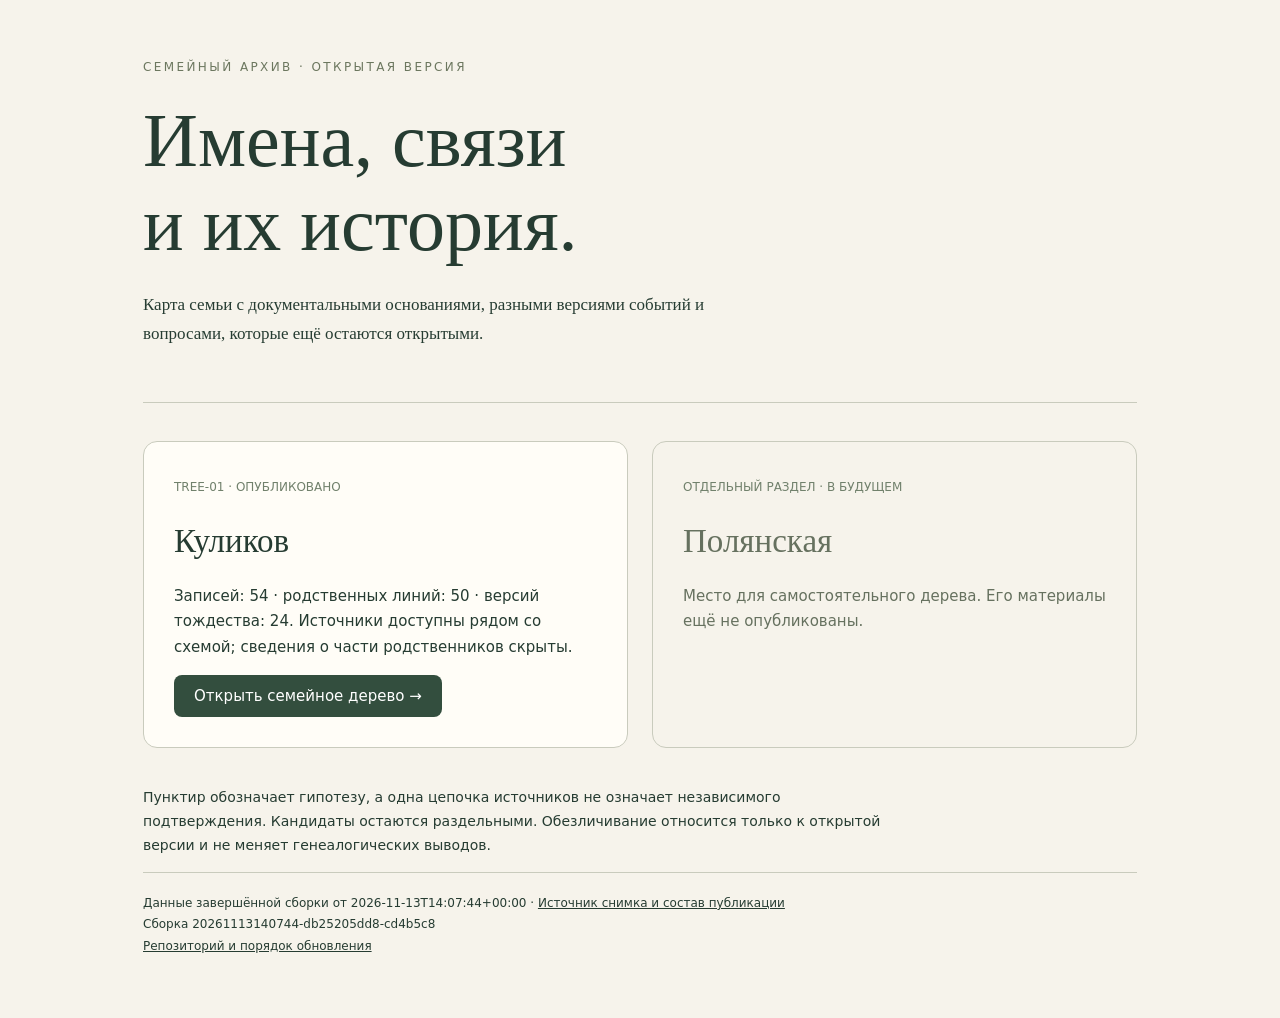
<file: index.html>
<!doctype html>
<html lang="ru"><head><meta charset="utf-8"><meta name="viewport" content="width=device-width,initial-scale=1"><meta name="referrer" content="no-referrer"><meta name="description" content="Семейная история Куликовых: карта связей, источники и открытые вопросы."><title>Семейная история · Куликов</title>
<style>*{box-sizing:border-box}body{margin:0;background:#f6f3eb;color:#263c32;font:17px/1.7 Georgia,serif}main{max-width:1050px;margin:0 auto;padding:60px 28px}header{border-bottom:1px solid #c9cbbd;padding-bottom:36px}.eyebrow{font:12px system-ui;letter-spacing:.2em;text-transform:uppercase;color:#6c775f}h1{font-size:clamp(38px,7vw,76px);font-weight:400;line-height:1.1;max-width:750px;margin:25px 0}header p{max-width:630px}.cards{display:grid;grid-template-columns:repeat(auto-fit,minmax(260px,1fr));gap:24px;margin:38px 0}.card{background:#fffdf7;border:1px solid #c9cbbd;border-radius:14px;padding:30px}.card h2{font-size:33px;font-weight:400;margin:12px 0}.card p{font:15px/1.7 system-ui}.tag{font:12px system-ui;color:#71816c}.go{display:inline-block;background:#334e3e;color:white;border-radius:8px;padding:12px 20px;text-decoration:none;font:15px system-ui}.go:focus,.go:hover{background:#1f3529;outline-offset:4px}.future{background:transparent;color:#66715f}.notice{max-width:760px;font:14px/1.7 system-ui}footer{border-top:1px solid #c9cbbd;padding-top:20px;font:12px/1.8 system-ui;overflow-wrap:anywhere}a{color:inherit}</style></head>
<body><main><header><div class="eyebrow">Семейный архив · открытая версия</div><h1>Имена, связи<br>и их история.</h1><p>Карта семьи с документальными основаниями, разными версиями событий и вопросами, которые ещё остаются открытыми.</p></header>
<section class="cards" aria-label="Семейные деревья"><article class="card"><span class="tag">TREE-01 · ОПУБЛИКОВАНО</span><h2>Куликов</h2><p>Записей: 54 · родственных линий: 50 · версий тождества: 24. Источники доступны рядом со схемой; сведения о части родственников скрыты.</p><a class="go" href="tree-01/">Открыть семейное дерево →</a></article><article class="card future"><span class="tag">ОТДЕЛЬНЫЙ РАЗДЕЛ · В БУДУЩЕМ</span><h2>Полянская</h2><p>Место для самостоятельного дерева. Его материалы ещё не опубликованы.</p></article></section>
<p class="notice">Пунктир обозначает гипотезу, а одна цепочка источников не означает независимого подтверждения. Кандидаты остаются раздельными. Обезличивание относится только к открытой версии и не меняет генеалогических выводов.</p>
<footer>Данные завершённой сборки от 2026-11-13T14:07:44+00:00 · <a href="publication.json">Источник снимка и состав публикации</a><br>Сборка 20261113140744-db25205dd8-cd4b5c8<br><a href="https://github.com/kulikage/Kulikov_tree" rel="noopener noreferrer">Репозиторий и порядок обновления</a></footer></main></body></html>
</file>
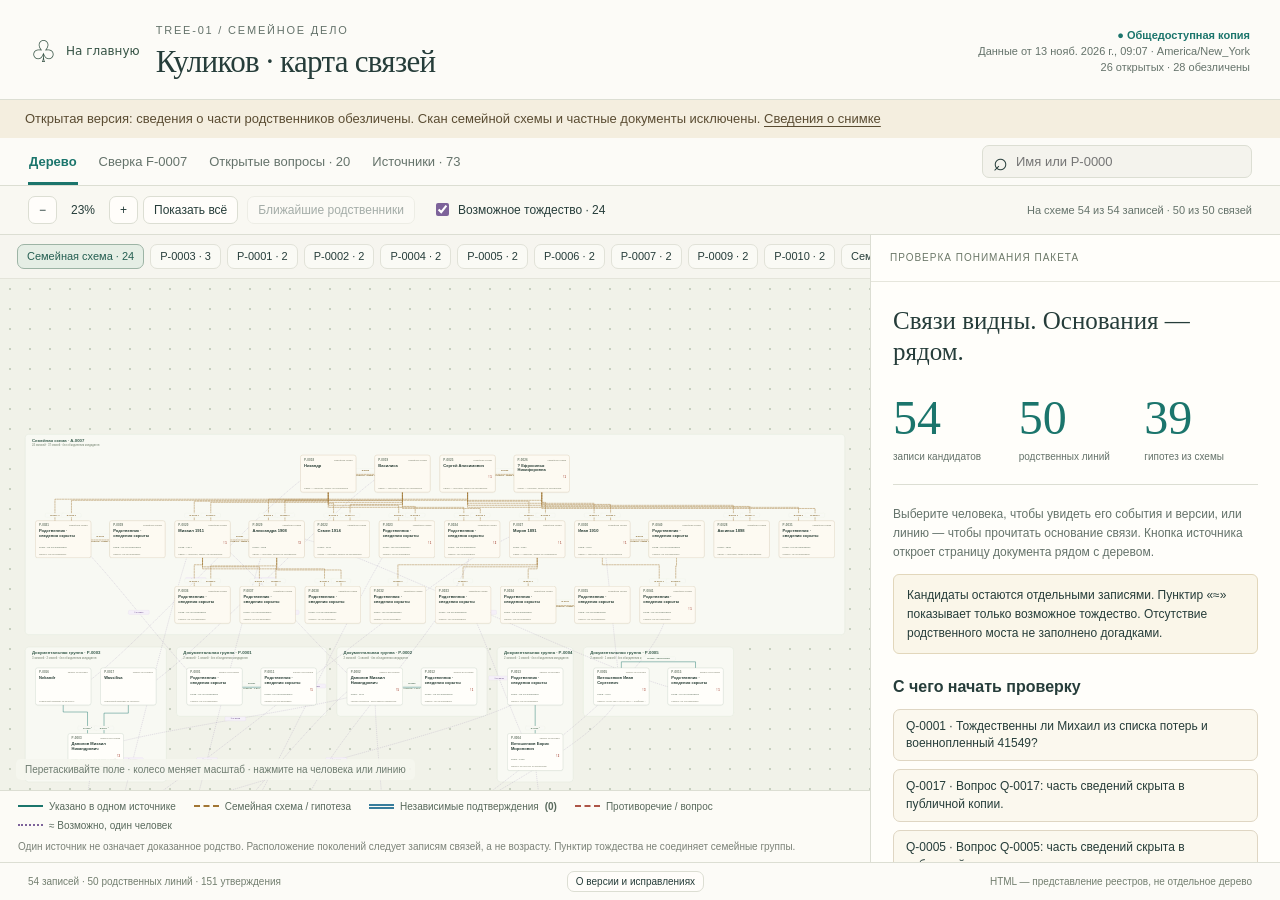
<file: tree-01/index.html>
<!doctype html>
<html lang="ru">
<head>
  <meta charset="utf-8">
  <meta name="viewport" content="width=device-width,initial-scale=1">
  <meta http-equiv="Content-Security-Policy" content="default-src 'none'; script-src 'self'; style-src 'self' 'unsafe-inline'; img-src 'self' data:; font-src 'self'; connect-src 'none'; object-src 'none'; base-uri 'none'; form-action 'none'">
  <meta name="referrer" content="no-referrer">
  <title>Куликов · карта семейных связей</title>
  <link rel="stylesheet" href="viewer.css">
</head>
<body>
  <header class="masthead">
    <a class="home-link" href="../" aria-label="На главную">♧<span>На главную</span></a>
    <div class="heading"><p class="eyebrow" id="case-label"></p><h1 id="page-title">Карта семейных связей</h1></div>
    <div class="build-meta"><span class="local-label">● Общедоступная копия</span><span id="built-date"></span><span id="package-label"></span></div>
  </header>
  <p class="public-notice">Открытая версия: сведения о части родственников обезличены. Скан семейной схемы и частные документы исключены. <a href="../publication.json">Сведения о снимке</a></p>
  <div class="app-nav">
    <nav aria-label="Режим просмотра">
      <button class="nav-tab active" data-mode="tree">Дерево</button>
      <button class="nav-tab" data-mode="compare" id="compare-button">Сверка со схемой</button>
      <button class="nav-tab" data-mode="questions" id="questions-button">Открытые вопросы</button>
      <button class="nav-tab" data-mode="sources" id="sources-button">Источники</button>
    </nav>
    <div class="search-box"><label class="sr-only" for="person-search">Поиск человека по имени или ID</label><span aria-hidden="true">⌕</span><input id="person-search" placeholder="Имя или P-0000" type="search" autocomplete="off"><div class="search-results" id="search-results" role="listbox" hidden></div></div>
  </div>
  <div class="toolbar">
    <div class="zoom-controls"><button id="zoom-out" aria-label="Уменьшить масштаб">−</button><output id="zoom-value">100%</output><button id="zoom-in" aria-label="Увеличить масштаб">+</button><button id="fit-all">Показать всё</button></div>
    <button id="nearest" disabled>Ближайшие родственники</button><button id="clear-focus" hidden>Снять фокус</button>
    <label class="check"><input id="identity-toggle" type="checkbox" checked> <span id="identity-label">Возможное тождество</span></label>
    <span class="toolbar-count" id="visible-count"></span>
  </div>
  <main id="workspace" class="workspace">
    <section class="graph-area" id="graph-area" aria-label="Схема поколений">
      <div class="group-strip" id="group-strip" aria-label="Несвязанные группы"></div>
      <div class="graph-viewport" id="graph-viewport" tabindex="0" aria-label="Перемещение: перетаскивание или стрелки. Масштаб: колесо, плюс и минус.">
        <svg id="graph" xmlns="http://www.w3.org/2000/svg" role="img" aria-label="Семейные группы; родители сверху, дети снизу"><g id="world"></g></svg>
        <div class="graph-message" id="graph-message" hidden></div>
        <div class="graph-hint">Перетаскивайте поле · колесо меняет масштаб · нажмите на человека или линию</div>
      </div>
      <div class="legend" aria-label="Обозначения линий">
        <span><i class="sample single"></i>Указано в одном источнике</span>
        <span><i class="sample hypothesis"></i>Семейная схема / гипотеза</span>
        <span><i class="sample confirmed"></i>Независимые подтверждения <b id="confirmed-count"></b></span>
        <span><i class="sample question"></i>Противоречие / вопрос</span>
        <span><i class="sample identity"></i>≈ Возможно, один человек</span>
        <p>Один источник не означает доказанное родство. Расположение поколений следует записям связей, а не возрасту. Пунктир тождества не соединяет семейные группы.</p>
      </div>
    </section>
    <section class="catalog-area" id="catalog-area" hidden aria-live="polite"></section>
    <aside class="inspector" id="inspector" aria-label="Карточка и источник">
      <div class="inspector-top"><span id="inspector-label">Проверка понимания</span><button id="close-source" hidden aria-label="Закрыть изображение источника">Закрыть источник ×</button></div>
      <div class="details" id="details" aria-live="polite"></div>
      <section class="source-panel" id="source-panel" hidden aria-label="Изображение источника рядом со схемой">
        <div class="source-meta" id="source-meta"></div>
        <div class="source-tools"><label class="sr-only" for="source-select">Страница или вырезка</label><select id="source-select"></select><button id="source-zoom-out" aria-label="Уменьшить источник">−</button><button id="source-zoom-in" aria-label="Увеличить источник">+</button><button id="source-fit">Вписать</button></div>
        <p class="source-caption" id="source-caption"></p>
        <div class="image-viewport" id="image-viewport" tabindex="0"><img id="source-image" alt="Страница источника" draggable="false"></div>
        <p id="image-error" hidden>Изображение недоступно. Проверьте путь к производной и пересоберите страницу; исходный файл доступен по ссылке выше.</p>
      </section>
    </aside>
  </main>
  <footer class="app-footer"><span id="footer-stats"></span><button id="about-button">О версии и исправлениях</button><span>HTML — представление реестров, не отдельное дерево</span></footer>
  <dialog id="about-dialog"><div class="dialog-head"><h2>Общедоступная версия</h2><button id="close-about" aria-label="Закрыть пояснение">×</button></div><div id="about-content"></div></dialog>
  <div id="live-status" class="sr-only" aria-live="polite"></div>
  <noscript>Для интерактивной схемы нужен JavaScript. Он встроен в этот файл и работает локально. Полные реестры и частные документы в открытый сайт не включены.</noscript>
  <script type="application/json" id="viewer-data">{"people":[{"person_id":"P-0001","source_artifact_ids":"A-0001;A-0058;A-0059","candidate_status":"separate-candidate","preferred_label":"Родственник · сведения скрыты","names_as_written":"","normalized_name_variants":"","birth_estimate":"Не опубликовано","death_estimate":"Не опубликовано","living_status":"Не опубликован","places":"","occupation_or_status":"","notes":"Сведения скрыты в публичной копии.","merge_or_split_rationale":"Запись сохранена отдельно. Публикация не устанавливает тождество.","_public_redacted":true},{"person_id":"P-0002","preferred_label":"Данилов Михаил Никандрович (потери 1911)","living_status":"unknown","names_as_written":"Данилов Михаил Никандрович","normalized_name_variants":"","birth_estimate":"1911","death_estimate":"","places":"Саратовская обл., Турковский р-н, с. Мокровка; с. Макровка","occupation_or_status":"красноармеец; артиллерист — по графе4 первичного списка","source_artifact_ids":"A-0009;A-0031;A-0032;A-0033;A-0038;A-0041;A-0063;A-0065;A-0064;A-0066;A-0067;A-0068;A-0069;A-0070;A-0071","candidate_status":"separate-candidate","merge_or_split_rationale":"Отдельная исходная запись; сходство с узлами дерева не принято за доказанное тождество."},{"person_id":"P-0003","preferred_label":"Данилов Михаил Никандрович (военнопленный 41549)","living_status":"deceased","names_as_written":"Данилов Михаил Никандрович; Danilow Michail","normalized_name_variants":"","birth_estimate":"19.11.1911 / 18.11.1911 — конфликт","death_estimate":"14.01.1942 по лагерной цепочке","places":"Мокрово; Мокровка; Гомель; Маутхаузен","occupation_or_status":"красноармеец|рядовой (по индексу)","source_artifact_ids":"A-0010;A-0034;A-0035;A-0039;A-0040;A-0042;A-0043;A-0044","candidate_status":"separate-candidate","merge_or_split_rationale":"Отдельная исходная запись; сходство с узлами дерева не принято за доказанное тождество."},{"person_id":"P-0004","preferred_label":"Ветошенков Борис Миронович (донесение 1925)","living_status":"deceased","names_as_written":"Ветошенков Борис Миронович","normalized_name_variants":"Ветошенков Борис Миронович [исследовательская форма; варианты Витошенков/Виташенков — только для проверки]","birth_estimate":"1925","death_estimate":"25.06.1944 по донесению","places":"Саратовская обл., Турковский р-н; Левадничи","occupation_or_status":"мл. сержант","source_artifact_ids":"A-0016;A-0017","candidate_status":"separate-candidate","merge_or_split_rationale":"Отдельная исходная запись; сходство с узлами дерева не принято за доказанное тождество."},{"person_id":"P-0005","preferred_label":"Витошенков Иван Сергеевич (донесение 1910)","living_status":"deceased","names_as_written":"ВИТОШЕНКОВ Иван Сергеевич; Витошенков Иван Сергеевич","normalized_name_variants":"","birth_estimate":"1910","death_estimate":"20.06.1944 / 20.07.1944 — конфликт месяца","places":"Маровка; Кузьминское; ст. Яюряпю","occupation_or_status":"красноармеец; рядовой","source_artifact_ids":"A-0018;A-0019;A-0020;A-0021;A-0022;A-0036;A-0053;A-0054","candidate_status":"separate-candidate","merge_or_split_rationale":"Отдельная исходная запись; сходство с узлами дерева не принято за доказанное тождество."},{"person_id":"P-0006","preferred_label":"Виташенков Мирон Сергеевич (потери 1891)","living_status":"unknown","names_as_written":"Виташенков Мирон Сергеевич","normalized_name_variants":"","birth_estimate":"1891","death_estimate":"","places":"Саратовская обл., Турковский р-н, с. Мокровка","occupation_or_status":"красноармеец","source_artifact_ids":"A-0023;A-0024","candidate_status":"separate-candidate","merge_or_split_rationale":"Отдельная исходная запись; сходство с узлами дерева не принято за доказанное тождество."},{"person_id":"P-0007","preferred_label":"Данилов Александр Никандрович (донесение о смерти)","living_status":"deceased","names_as_written":"Данилов Александр Никандрович","normalized_name_variants":"","birth_estimate":"1923 по книге памяти","death_estimate":"16.11.1942 по донесению","places":"Макровка; Мокровка; ферма№3 Городищенского р-на","occupation_or_status":"красноармеец","source_artifact_ids":"A-0025;A-0026;A-0072","candidate_status":"separate-candidate","merge_or_split_rationale":"Отдельная исходная запись; сходство с узлами дерева не принято за доказанное тождество."},{"person_id":"P-0008","source_artifact_ids":"A-0027","candidate_status":"separate-candidate","preferred_label":"Родственник · сведения скрыты","names_as_written":"","normalized_name_variants":"","birth_estimate":"Не опубликовано","death_estimate":"Не опубликовано","living_status":"Не опубликован","places":"","occupation_or_status":"","notes":"Сведения скрыты в публичной копии.","merge_or_split_rationale":"Запись сохранена отдельно. Публикация не устанавливает тождество.","_public_redacted":true},{"person_id":"P-0009","preferred_label":"Носорев Иван Федорович (список 1913)","living_status":"unknown","names_as_written":"Носорев Иван Федорович","normalized_name_variants":"","birth_estimate":"1913","death_estimate":"","places":"Саратовская обл., Турковский р-н, с. Мокровка","occupation_or_status":"красноармеец","source_artifact_ids":"A-0008","candidate_status":"separate-candidate","merge_or_split_rationale":"Отдельная исходная запись; сходство с узлами дерева не принято за доказанное тождество."},{"person_id":"P-0010","preferred_label":"Куликов Андрей Иванович (альбом 1910)","living_status":"unknown","names_as_written":"Куликов Андрей Иванович","normalized_name_variants":"","birth_estimate":"1910","death_estimate":"","places":"Татарская АССР, Бугульминский р-н, Надеждинский с/с","occupation_or_status":"рядовой (по альбому)","source_artifact_ids":"A-0013;A-0014;A-0015;A-0048;A-0049;A-0050;A-0051","candidate_status":"separate-candidate","merge_or_split_rationale":"Отдельная исходная запись; сходство с узлами дерева не принято за доказанное тождество."},{"person_id":"P-0011","source_artifact_ids":"A-0001;A-0059","candidate_status":"separate-candidate","preferred_label":"Родственник · сведения скрыты","names_as_written":"","normalized_name_variants":"","birth_estimate":"Не опубликовано","death_estimate":"Не опубликовано","living_status":"Не опубликован","places":"","occupation_or_status":"","notes":"Сведения скрыты в публичной копии.","merge_or_split_rationale":"Запись сохранена отдельно. Публикация не устанавливает тождество.","_public_redacted":true},{"person_id":"P-0012","source_artifact_ids":"A-0009;A-0038;A-0063;A-0065;A-0064;A-0066;A-0067;A-0068;A-0069;A-0070;A-0071","candidate_status":"separate-candidate","preferred_label":"Родственник · сведения скрыты","names_as_written":"","normalized_name_variants":"","birth_estimate":"Не опубликовано","death_estimate":"Не опубликовано","living_status":"Не опубликован","places":"","occupation_or_status":"","notes":"Сведения скрыты в публичной копии.","merge_or_split_rationale":"Запись сохранена отдельно. Публикация не устанавливает тождество.","_public_redacted":true},{"person_id":"P-0013","source_artifact_ids":"A-0016;A-0017","candidate_status":"separate-candidate","preferred_label":"Родственник · сведения скрыты","names_as_written":"","normalized_name_variants":"","birth_estimate":"Не опубликовано","death_estimate":"Не опубликовано","living_status":"Не опубликован","places":"","occupation_or_status":"","notes":"Сведения скрыты в публичной копии.","merge_or_split_rationale":"Запись сохранена отдельно. Публикация не устанавливает тождество.","_public_redacted":true},{"person_id":"P-0014","source_artifact_ids":"A-0023","candidate_status":"separate-candidate","preferred_label":"Родственник · сведения скрыты","names_as_written":"","normalized_name_variants":"","birth_estimate":"Не опубликовано","death_estimate":"Не опубликовано","living_status":"Не опубликован","places":"","occupation_or_status":"","notes":"Сведения скрыты в публичной копии.","merge_or_split_rationale":"Запись сохранена отдельно. Публикация не устанавливает тождество.","_public_redacted":true},{"person_id":"P-0015","source_artifact_ids":"A-0021;A-0053;A-0054","candidate_status":"separate-candidate","preferred_label":"Родственник · сведения скрыты","names_as_written":"","normalized_name_variants":"","birth_estimate":"Не опубликовано","death_estimate":"Не опубликовано","living_status":"Не опубликован","places":"","occupation_or_status":"","notes":"Сведения скрыты в публичной копии.","merge_or_split_rationale":"Запись сохранена отдельно. Публикация не устанавливает тождество.","_public_redacted":true},{"person_id":"P-0016","preferred_label":"Nekandr (отец военнопленного 41549)","living_status":"unknown","names_as_written":"Nekandr","normalized_name_variants":"Никандр [исследовательская кириллическая форма]","birth_estimate":"","death_estimate":"","places":"","occupation_or_status":"","source_artifact_ids":"A-0010;A-0039","candidate_status":"separate-candidate","merge_or_split_rationale":"Отдельная исходная запись; сходство с узлами дерева не принято за доказанное тождество."},{"person_id":"P-0017","preferred_label":"Wassilisa (поле матери на карточке 41549)","living_status":"unknown","names_as_written":"Wassilisa","normalized_name_variants":"Василиса [исследовательская гипотеза чтения]","birth_estimate":"","death_estimate":"","places":"","occupation_or_status":"","source_artifact_ids":"A-0010;A-0039","candidate_status":"separate-candidate","merge_or_split_rationale":"Отдельная исходная запись; сходство с узлами дерева не принято за доказанное тождество."},{"person_id":"P-0018","preferred_label":"Никандр (рукописное дерево)","living_status":"unknown","names_as_written":"Никандр","normalized_name_variants":"","birth_estimate":"","death_estimate":"","places":"","occupation_or_status":"","source_artifact_ids":"A-0007","candidate_status":"separate-candidate","merge_or_split_rationale":"Отдельная исходная запись; сходство с узлами дерева не принято за доказанное тождество."},{"person_id":"P-0019","preferred_label":"Василиса (рукописное дерево)","living_status":"unknown","names_as_written":"Василиса","normalized_name_variants":"","birth_estimate":"","death_estimate":"","places":"","occupation_or_status":"","source_artifact_ids":"A-0007","candidate_status":"separate-candidate","merge_or_split_rationale":"Отдельная исходная запись; сходство с узлами дерева не принято за доказанное тождество."},{"person_id":"P-0020","preferred_label":"Михаил 1911 (рукописное дерево)","living_status":"unknown","names_as_written":"Михаил","normalized_name_variants":"","birth_estimate":"1911","death_estimate":"","places":"","occupation_or_status":"","source_artifact_ids":"A-0007","candidate_status":"separate-candidate","merge_or_split_rationale":"Отдельная исходная запись; сходство с узлами дерева не принято за доказанное тождество."},{"person_id":"P-0021","source_artifact_ids":"A-0007","candidate_status":"separate-candidate","preferred_label":"Родственник · сведения скрыты","names_as_written":"","normalized_name_variants":"","birth_estimate":"Не опубликовано","death_estimate":"Не опубликовано","living_status":"Не опубликован","places":"","occupation_or_status":"","notes":"Сведения скрыты в публичной копии.","merge_or_split_rationale":"Запись сохранена отдельно. Публикация не устанавливает тождество.","_public_redacted":true},{"person_id":"P-0022","preferred_label":"Семен 1914 (рукописное дерево)","living_status":"unknown","names_as_written":"Семен","normalized_name_variants":"","birth_estimate":"1914","death_estimate":"","places":"","occupation_or_status":"","source_artifact_ids":"A-0007","candidate_status":"separate-candidate","merge_or_split_rationale":"Отдельная исходная запись; сходство с узлами дерева не принято за доказанное тождество."},{"person_id":"P-0023","source_artifact_ids":"A-0007","candidate_status":"separate-candidate","preferred_label":"Родственник · сведения скрыты","names_as_written":"","normalized_name_variants":"","birth_estimate":"Не опубликовано","death_estimate":"Не опубликовано","living_status":"Не опубликован","places":"","occupation_or_status":"","notes":"Сведения скрыты в публичной копии.","merge_or_split_rationale":"Запись сохранена отдельно. Публикация не устанавливает тождество.","_public_redacted":true},{"person_id":"P-0024","source_artifact_ids":"A-0007","candidate_status":"separate-candidate","preferred_label":"Родственник · сведения скрыты","names_as_written":"","normalized_name_variants":"","birth_estimate":"Не опубликовано","death_estimate":"Не опубликовано","living_status":"Не опубликован","places":"","occupation_or_status":"","notes":"Сведения скрыты в публичной копии.","merge_or_split_rationale":"Запись сохранена отдельно. Публикация не устанавливает тождество.","_public_redacted":true},{"person_id":"P-0025","preferred_label":"Сергей Анисимович (рукописное дерево)","living_status":"unknown","names_as_written":"Сергей Анисимович","normalized_name_variants":"","birth_estimate":"","death_estimate":"","places":"","occupation_or_status":"","source_artifact_ids":"A-0007","candidate_status":"separate-candidate","merge_or_split_rationale":"Отдельная исходная запись; сходство с узлами дерева не принято за доказанное тождество."},{"person_id":"P-0026","preferred_label":"[Предположительно: Ефросинья] Никифоровна (дерево)","living_status":"unknown","names_as_written":"[предположительно: Ефросинья] Никифоровна","normalized_name_variants":"","birth_estimate":"","death_estimate":"","places":"","occupation_or_status":"","source_artifact_ids":"A-0007","candidate_status":"separate-candidate","merge_or_split_rationale":"Отдельная исходная запись; сходство с узлами дерева не принято за доказанное тождество."},{"person_id":"P-0027","preferred_label":"Мирон 1891 (рукописное дерево)","living_status":"unknown","names_as_written":"Мирон","normalized_name_variants":"","birth_estimate":"1891","death_estimate":"","places":"","occupation_or_status":"","source_artifact_ids":"A-0007","candidate_status":"separate-candidate","merge_or_split_rationale":"Отдельная исходная запись; сходство с узлами дерева не принято за доказанное тождество."},{"person_id":"P-0028","preferred_label":"Аксинья 1898 (рукописное дерево)","living_status":"unknown","names_as_written":"Аксинья","normalized_name_variants":"","birth_estimate":"1898","death_estimate":"","places":"","occupation_or_status":"","source_artifact_ids":"A-0007","candidate_status":"separate-candidate","merge_or_split_rationale":"Отдельная исходная запись; сходство с узлами дерева не принято за доказанное тождество."},{"person_id":"P-0029","preferred_label":"Александра 1908 (рукописное дерево)","living_status":"unknown","names_as_written":"Александра","normalized_name_variants":"","birth_estimate":"1908","death_estimate":"","places":"","occupation_or_status":"","source_artifact_ids":"A-0007","candidate_status":"separate-candidate","merge_or_split_rationale":"Отдельная исходная запись; сходство с узлами дерева не принято за доказанное тождество."},{"person_id":"P-0030","preferred_label":"Иван 1910 (рукописное дерево)","living_status":"unknown","names_as_written":"Иван","normalized_name_variants":"","birth_estimate":"1910","death_estimate":"","places":"","occupation_or_status":"","source_artifact_ids":"A-0007","candidate_status":"separate-candidate","merge_or_split_rationale":"Отдельная исходная запись; сходство с узлами дерева не принято за доказанное тождество."},{"person_id":"P-0031","source_artifact_ids":"A-0007","candidate_status":"separate-candidate","preferred_label":"Родственник · сведения скрыты","names_as_written":"","normalized_name_variants":"","birth_estimate":"Не опубликовано","death_estimate":"Не опубликовано","living_status":"Не опубликован","places":"","occupation_or_status":"","notes":"Сведения скрыты в публичной копии.","merge_or_split_rationale":"Запись сохранена отдельно. Публикация не устанавливает тождество.","_public_redacted":true},{"person_id":"P-0032","source_artifact_ids":"A-0007","candidate_status":"separate-candidate","preferred_label":"Родственник · сведения скрыты","names_as_written":"","normalized_name_variants":"","birth_estimate":"Не опубликовано","death_estimate":"Не опубликовано","living_status":"Не опубликован","places":"","occupation_or_status":"","notes":"Сведения скрыты в публичной копии.","merge_or_split_rationale":"Запись сохранена отдельно. Публикация не устанавливает тождество.","_public_redacted":true},{"person_id":"P-0033","source_artifact_ids":"A-0007","candidate_status":"separate-candidate","preferred_label":"Родственник · сведения скрыты","names_as_written":"","normalized_name_variants":"","birth_estimate":"Не опубликовано","death_estimate":"Не опубликовано","living_status":"Не опубликован","places":"","occupation_or_status":"","notes":"Сведения скрыты в публичной копии.","merge_or_split_rationale":"Запись сохранена отдельно. Публикация не устанавливает тождество.","_public_redacted":true},{"person_id":"P-0034","source_artifact_ids":"A-0007","candidate_status":"separate-candidate","preferred_label":"Родственник · сведения скрыты","names_as_written":"","normalized_name_variants":"","birth_estimate":"Не опубликовано","death_estimate":"Не опубликовано","living_status":"Не опубликован","places":"","occupation_or_status":"","notes":"Сведения скрыты в публичной копии.","merge_or_split_rationale":"Запись сохранена отдельно. Публикация не устанавливает тождество.","_public_redacted":true},{"person_id":"P-0035","source_artifact_ids":"A-0007","candidate_status":"separate-candidate","preferred_label":"Родственник · сведения скрыты","names_as_written":"","normalized_name_variants":"","birth_estimate":"Не опубликовано","death_estimate":"Не опубликовано","living_status":"Не опубликован","places":"","occupation_or_status":"","notes":"Сведения скрыты в публичной копии.","merge_or_split_rationale":"Запись сохранена отдельно. Публикация не устанавливает тождество.","_public_redacted":true},{"person_id":"P-0036","source_artifact_ids":"A-0007","candidate_status":"separate-candidate","preferred_label":"Родственник · сведения скрыты","names_as_written":"","normalized_name_variants":"","birth_estimate":"Не опубликовано","death_estimate":"Не опубликовано","living_status":"Не опубликован","places":"","occupation_or_status":"","notes":"Сведения скрыты в публичной копии.","merge_or_split_rationale":"Запись сохранена отдельно. Публикация не устанавливает тождество.","_public_redacted":true},{"person_id":"P-0037","source_artifact_ids":"A-0007","candidate_status":"separate-candidate","preferred_label":"Родственник · сведения скрыты","names_as_written":"","normalized_name_variants":"","birth_estimate":"Не опубликовано","death_estimate":"Не опубликовано","living_status":"Не опубликован","places":"","occupation_or_status":"","notes":"Сведения скрыты в публичной копии.","merge_or_split_rationale":"Запись сохранена отдельно. Публикация не устанавливает тождество.","_public_redacted":true},{"person_id":"P-0038","source_artifact_ids":"A-0007","candidate_status":"separate-candidate","preferred_label":"Родственник · сведения скрыты","names_as_written":"","normalized_name_variants":"","birth_estimate":"Не опубликовано","death_estimate":"Не опубликовано","living_status":"Не опубликован","places":"","occupation_or_status":"","notes":"Сведения скрыты в публичной копии.","merge_or_split_rationale":"Запись сохранена отдельно. Публикация не устанавливает тождество.","_public_redacted":true},{"person_id":"P-0039","source_artifact_ids":"A-0007","candidate_status":"separate-candidate","preferred_label":"Родственник · сведения скрыты","names_as_written":"","normalized_name_variants":"","birth_estimate":"Не опубликовано","death_estimate":"Не опубликовано","living_status":"Не опубликован","places":"","occupation_or_status":"","notes":"Сведения скрыты в публичной копии.","merge_or_split_rationale":"Запись сохранена отдельно. Публикация не устанавливает тождество.","_public_redacted":true},{"person_id":"P-0040","source_artifact_ids":"A-0007","candidate_status":"separate-candidate","preferred_label":"Родственник · сведения скрыты","names_as_written":"","normalized_name_variants":"","birth_estimate":"Не опубликовано","death_estimate":"Не опубликовано","living_status":"Не опубликован","places":"","occupation_or_status":"","notes":"Сведения скрыты в публичной копии.","merge_or_split_rationale":"Запись сохранена отдельно. Публикация не устанавливает тождество.","_public_redacted":true},{"person_id":"P-0041","source_artifact_ids":"A-0007","candidate_status":"separate-candidate","preferred_label":"Родственник · сведения скрыты","names_as_written":"","normalized_name_variants":"","birth_estimate":"Не опубликовано","death_estimate":"Не опубликовано","living_status":"Не опубликован","places":"","occupation_or_status":"","notes":"Сведения скрыты в публичной копии.","merge_or_split_rationale":"Запись сохранена отдельно. Публикация не устанавливает тождество.","_public_redacted":true},{"person_id":"P-0042","source_artifact_ids":"A-0007","candidate_status":"separate-candidate","preferred_label":"Родственник · сведения скрыты","names_as_written":"","normalized_name_variants":"","birth_estimate":"Не опубликовано","death_estimate":"Не опубликовано","living_status":"Не опубликован","places":"","occupation_or_status":"","notes":"Сведения скрыты в публичной копии.","merge_or_split_rationale":"Запись сохранена отдельно. Публикация не устанавливает тождество.","_public_redacted":true},{"person_id":"P-0043","source_artifact_ids":"A-0007","candidate_status":"separate-candidate","preferred_label":"Родственник · сведения скрыты","names_as_written":"","normalized_name_variants":"","birth_estimate":"Не опубликовано","death_estimate":"Не опубликовано","living_status":"Не опубликован","places":"","occupation_or_status":"","notes":"Сведения скрыты в публичной копии.","merge_or_split_rationale":"Запись сохранена отдельно. Публикация не устанавливает тождество.","_public_redacted":true},{"person_id":"P-0044","source_artifact_ids":"A-0008","candidate_status":"separate-candidate","preferred_label":"Родственник · сведения скрыты","names_as_written":"","normalized_name_variants":"","birth_estimate":"Не опубликовано","death_estimate":"Не опубликовано","living_status":"Не опубликован","places":"","occupation_or_status":"","notes":"Сведения скрыты в публичной копии.","merge_or_split_rationale":"Запись сохранена отдельно. Публикация не устанавливает тождество.","_public_redacted":true},{"person_id":"P-0045","preferred_label":"Данилов Михаил Никандрович (семейная публикация 2026)","living_status":"deceased","names_as_written":"Данилов Михаил Никандрович","normalized_name_variants":"","birth_estimate":"18.11.1911 — по семейной публикации","death_estimate":"14.01.1942 — по семейной публикации","places":"д.Мокровка, Турковский р-н, Саратовская обл.; Гомель; шталаг VI C; Маутхаузен — как указано в публикации","occupation_or_status":"Рядовой; артиллерист; колхозный тракторист — по семейной публикации","source_artifact_ids":"A-0045;A-0046;A-0047","candidate_status":"separate-candidate","merge_or_split_rationale":"Семейная страница совмещает данные потерь и плена; общий первичный семейный различитель отсутствует. Не слит с P-0002/P-0003/P-0020."},{"person_id":"P-0046","source_artifact_ids":"A-0045","candidate_status":"separate-candidate","preferred_label":"Родственник · сведения скрыты","names_as_written":"","normalized_name_variants":"","birth_estimate":"Не опубликовано","death_estimate":"Не опубликовано","living_status":"Не опубликован","places":"","occupation_or_status":"","notes":"Сведения скрыты в публичной копии.","merge_or_split_rationale":"Запись сохранена отдельно. Публикация не устанавливает тождество.","_public_redacted":true},{"person_id":"P-0047","source_artifact_ids":"A-0049","candidate_status":"separate-candidate","preferred_label":"Родственник · сведения скрыты","names_as_written":"","normalized_name_variants":"","birth_estimate":"Не опубликовано","death_estimate":"Не опубликовано","living_status":"Не опубликован","places":"","occupation_or_status":"","notes":"Сведения скрыты в публичной копии.","merge_or_split_rationale":"Запись сохранена отдельно. Публикация не устанавливает тождество.","_public_redacted":true},{"person_id":"P-0048","preferred_label":"Данилов Михаил Никонорович (индекс военкомата 1075125562)","living_status":"unknown","names_as_written":"Данилов Михаил Никонорович","normalized_name_variants":"","birth_estimate":"1911 — индивидуальное поле индекса","death_estimate":"","places":"с. Макровка","occupation_or_status":"рядовой","source_artifact_ids":"A-0055","candidate_status":"separate-candidate","merge_or_split_rationale":"Отдельная исходная запись. Сходство с другими кандидатами — только явно записанная гипотеза, без слияния."},{"person_id":"P-0049","preferred_label":"Куликов Андрей Иванович (книга памяти, Альметьевский РВК)","living_status":"unknown","names_as_written":"Куликов Андрей Иванович","normalized_name_variants":"","birth_estimate":"1910 — по книге памяти","death_estimate":"","places":"Надеждинский с/с","occupation_or_status":"кр-ц.","source_artifact_ids":"A-0052","candidate_status":"separate-candidate","merge_or_split_rationale":"Отдельная исходная запись. Сходство с другими кандидатами — только явно записанная гипотеза, без слияния."},{"person_id":"P-0050","preferred_label":"Витошенков Иван Сергеевич (семейная публикация 07.05.2026)","living_status":"deceased","names_as_written":"Витошенков Иван Сергеевич","normalized_name_variants":"","birth_estimate":"1910 — по публикации","death_estimate":"20.06.1944 — по публикации","places":"Мокровка; Карельский перешеек — по публикации","occupation_or_status":"наводчик, 1062 сп 281 сд — по публикации","source_artifact_ids":"A-0060","candidate_status":"separate-candidate","merge_or_split_rationale":"Отдельная исходная запись. Сходство с другими кандидатами — только явно записанная гипотеза, без слияния."},{"person_id":"P-0051","source_artifact_ids":"A-0060","candidate_status":"separate-candidate","preferred_label":"Родственник · сведения скрыты","names_as_written":"","normalized_name_variants":"","birth_estimate":"Не опубликовано","death_estimate":"Не опубликовано","living_status":"Не опубликован","places":"","occupation_or_status":"","notes":"Сведения скрыты в публичной копии.","merge_or_split_rationale":"Запись сохранена отдельно. Публикация не устанавливает тождество.","_public_redacted":true},{"person_id":"P-0052","preferred_label":"Ветошенков Борис Миронович (семейная публикация 06.05.2026)","living_status":"deceased","names_as_written":"Ветошенков Борис Миронович","normalized_name_variants":"","birth_estimate":"1925 — по публикации","death_estimate":"25.06.1944 — по публикации","places":"Мокровка; Левадничи","occupation_or_status":"","source_artifact_ids":"A-0061;A-0062","candidate_status":"separate-candidate","merge_or_split_rationale":"Отдельная исходная запись. Сходство с другими кандидатами — только явно записанная гипотеза, без слияния."},{"person_id":"P-0053","source_artifact_ids":"A-0072","candidate_status":"separate-candidate","preferred_label":"Родственник · сведения скрыты","names_as_written":"","normalized_name_variants":"","birth_estimate":"Не опубликовано","death_estimate":"Не опубликовано","living_status":"Не опубликован","places":"","occupation_or_status":"","notes":"Сведения скрыты в публичной копии.","merge_or_split_rationale":"Запись сохранена отдельно. Публикация не устанавливает тождество.","_public_redacted":true},{"person_id":"P-0054","preferred_label":"Данилов Александр Никандрович (госпитальный список, 1920 в примечании)","living_status":"deceased","names_as_written":"Данилов Александр Никандрович","normalized_name_variants":"","birth_estimate":"1920 — примечание, трактовка индекса","death_estimate":"16.11.1942 — графа даты смерти","places":"","occupation_or_status":"рядовой, 1153 сп","source_artifact_ids":"A-0073","candidate_status":"separate-candidate","merge_or_split_rationale":"Отдельная исходная запись. Сходство с другими кандидатами — только явно записанная гипотеза, без слияния."}],"relationships":[{"relationship_id":"R-0001","person_a_id":"P-0001","relationship_type":"spouse","person_b_id":"P-0011","biological_legal_household":"as-reported; biological/legal nature not independently established","claim_ids":"C-0058","supporting_artifact_ids":"A-0001;A-0058;A-0059","contradicting_artifact_ids":"","independence_groups":"TSAMO-58-977522-117-DANILOV-I","status":"single-source","confidence":"","rationale":"Сведения скрыты в публичной копии."},{"relationship_id":"R-0002","person_a_id":"P-0002","relationship_type":"spouse","person_b_id":"P-0012","biological_legal_household":"as-reported; biological/legal nature not independently established","claim_ids":"C-0059","supporting_artifact_ids":"A-0009;A-0038;A-0065","contradicting_artifact_ids":"","independence_groups":"TSAMO-58-977520-29-DANILOV-M","status":"single-source","confidence":"","rationale":"Сведения скрыты в публичной копии."},{"relationship_id":"R-0003","person_a_id":"P-0013","relationship_type":"parent-child","person_b_id":"P-0004","biological_legal_household":"as-reported; biological/legal nature not independently established","claim_ids":"C-0060","supporting_artifact_ids":"A-0016;A-0017","contradicting_artifact_ids":"","independence_groups":"TSAMO-58-18002-561-VETOSHKOV-B","status":"single-source","confidence":"","rationale":"Сведения скрыты в публичной копии."},{"relationship_id":"R-0004","person_a_id":"P-0006","relationship_type":"spouse","person_b_id":"P-0014","biological_legal_household":"as-reported; biological/legal nature not independently established","claim_ids":"C-0061","supporting_artifact_ids":"A-0023","contradicting_artifact_ids":"","independence_groups":"TSAMO-58-977520-472-VITASHENKOV-M","status":"single-source","confidence":"","rationale":"Сведения скрыты в публичной копии."},{"relationship_id":"R-0005","person_a_id":"P-0005","relationship_type":"sibling","person_b_id":"P-0015","biological_legal_household":"as-reported; biological/legal nature not independently established","claim_ids":"C-0062","supporting_artifact_ids":"A-0021;A-0053;A-0054","contradicting_artifact_ids":"","independence_groups":"VITOSHENKOV-I-CARD313-1965","status":"single-source","confidence":"","rationale":"Сведения скрыты в публичной копии."},{"relationship_id":"R-0006","person_a_id":"P-0016","relationship_type":"parent-child","person_b_id":"P-0003","biological_legal_household":"as-reported; biological/legal nature not independently established","claim_ids":"C-0063","supporting_artifact_ids":"A-0010;A-0039","contradicting_artifact_ids":"","independence_groups":"POW-41549-CARD-CHAIN","status":"single-source","confidence":"","rationale":"Прямое поле отца; кириллическая форма Никандр исследовательская, тождество отцу из дерева не установлено."},{"relationship_id":"R-0007","person_a_id":"P-0017","relationship_type":"parent-child","person_b_id":"P-0003","biological_legal_household":"as-reported; biological/legal nature not independently established","claim_ids":"C-0064","supporting_artifact_ids":"A-0010;A-0039","contradicting_artifact_ids":"","independence_groups":"POW-41549-CARD-CHAIN","status":"single-source","confidence":"","rationale":"Прямое поле матери, но тип имени по этой записи не разрешён. Нельзя автоматически считать доказанной девичьей фамилией."},{"relationship_id":"R-0008","person_a_id":"P-0009","relationship_type":"spouse","person_b_id":"P-0044","biological_legal_household":"as-reported; biological/legal nature not independently established","claim_ids":"C-0065","supporting_artifact_ids":"A-0008","contradicting_artifact_ids":"","independence_groups":"TSAMO-58-977520-29-NOSOREV-I","status":"single-source","confidence":"","rationale":"Сведения скрыты в публичной копии."},{"relationship_id":"R-0009","person_a_id":"P-0018","relationship_type":"spouse","person_b_id":"P-0019","biological_legal_household":"as-reported; biological/legal nature not independently established","claim_ids":"C-0066","supporting_artifact_ids":"A-0007","contradicting_artifact_ids":"","independence_groups":"FAMILY-TREE-PKG0001-UNATTRIBUTED","status":"hypothesis","confidence":"","rationale":"Связь предложена схемой неизвестного автора; первичный документ не приложен."},{"relationship_id":"R-0010","person_a_id":"P-0018","relationship_type":"parent-child","person_b_id":"P-0020","biological_legal_household":"as-reported; biological/legal nature not independently established","claim_ids":"C-0067","supporting_artifact_ids":"A-0007","contradicting_artifact_ids":"","independence_groups":"FAMILY-TREE-PKG0001-UNATTRIBUTED","status":"hypothesis","confidence":"","rationale":"Связь предложена схемой неизвестного автора; первичный документ не приложен."},{"relationship_id":"R-0011","person_a_id":"P-0018","relationship_type":"parent-child","person_b_id":"P-0021","biological_legal_household":"as-reported; biological/legal nature not independently established","claim_ids":"C-0068","supporting_artifact_ids":"A-0007","contradicting_artifact_ids":"","independence_groups":"FAMILY-TREE-PKG0001-UNATTRIBUTED","status":"hypothesis","confidence":"","rationale":"Сведения скрыты в публичной копии."},{"relationship_id":"R-0012","person_a_id":"P-0018","relationship_type":"parent-child","person_b_id":"P-0022","biological_legal_household":"as-reported; biological/legal nature not independently established","claim_ids":"C-0069","supporting_artifact_ids":"A-0007","contradicting_artifact_ids":"","independence_groups":"FAMILY-TREE-PKG0001-UNATTRIBUTED","status":"hypothesis","confidence":"","rationale":"Связь предложена схемой неизвестного автора; первичный документ не приложен."},{"relationship_id":"R-0013","person_a_id":"P-0018","relationship_type":"parent-child","person_b_id":"P-0023","biological_legal_household":"as-reported; biological/legal nature not independently established","claim_ids":"C-0070","supporting_artifact_ids":"A-0007","contradicting_artifact_ids":"","independence_groups":"FAMILY-TREE-PKG0001-UNATTRIBUTED","status":"hypothesis","confidence":"","rationale":"Сведения скрыты в публичной копии."},{"relationship_id":"R-0014","person_a_id":"P-0018","relationship_type":"parent-child","person_b_id":"P-0024","biological_legal_household":"as-reported; biological/legal nature not independently established","claim_ids":"C-0071","supporting_artifact_ids":"A-0007","contradicting_artifact_ids":"","independence_groups":"FAMILY-TREE-PKG0001-UNATTRIBUTED","status":"hypothesis","confidence":"","rationale":"Сведения скрыты в публичной копии."},{"relationship_id":"R-0015","person_a_id":"P-0019","relationship_type":"parent-child","person_b_id":"P-0020","biological_legal_household":"as-reported; biological/legal nature not independently established","claim_ids":"C-0072","supporting_artifact_ids":"A-0007","contradicting_artifact_ids":"","independence_groups":"FAMILY-TREE-PKG0001-UNATTRIBUTED","status":"hypothesis","confidence":"","rationale":"Связь предложена схемой неизвестного автора; первичный документ не приложен."},{"relationship_id":"R-0016","person_a_id":"P-0019","relationship_type":"parent-child","person_b_id":"P-0021","biological_legal_household":"as-reported; biological/legal nature not independently established","claim_ids":"C-0073","supporting_artifact_ids":"A-0007","contradicting_artifact_ids":"","independence_groups":"FAMILY-TREE-PKG0001-UNATTRIBUTED","status":"hypothesis","confidence":"","rationale":"Сведения скрыты в публичной копии."},{"relationship_id":"R-0017","person_a_id":"P-0019","relationship_type":"parent-child","person_b_id":"P-0022","biological_legal_household":"as-reported; biological/legal nature not independently established","claim_ids":"C-0074","supporting_artifact_ids":"A-0007","contradicting_artifact_ids":"","independence_groups":"FAMILY-TREE-PKG0001-UNATTRIBUTED","status":"hypothesis","confidence":"","rationale":"Связь предложена схемой неизвестного автора; первичный документ не приложен."},{"relationship_id":"R-0018","person_a_id":"P-0019","relationship_type":"parent-child","person_b_id":"P-0023","biological_legal_household":"as-reported; biological/legal nature not independently established","claim_ids":"C-0075","supporting_artifact_ids":"A-0007","contradicting_artifact_ids":"","independence_groups":"FAMILY-TREE-PKG0001-UNATTRIBUTED","status":"hypothesis","confidence":"","rationale":"Сведения скрыты в публичной копии."},{"relationship_id":"R-0019","person_a_id":"P-0019","relationship_type":"parent-child","person_b_id":"P-0024","biological_legal_household":"as-reported; biological/legal nature not independently established","claim_ids":"C-0076","supporting_artifact_ids":"A-0007","contradicting_artifact_ids":"","independence_groups":"FAMILY-TREE-PKG0001-UNATTRIBUTED","status":"hypothesis","confidence":"","rationale":"Сведения скрыты в публичной копии."},{"relationship_id":"R-0020","person_a_id":"P-0025","relationship_type":"spouse","person_b_id":"P-0026","biological_legal_household":"as-reported; biological/legal nature not independently established","claim_ids":"C-0077","supporting_artifact_ids":"A-0007","contradicting_artifact_ids":"","independence_groups":"FAMILY-TREE-PKG0001-UNATTRIBUTED","status":"hypothesis","confidence":"","rationale":"Связь предложена схемой неизвестного автора; первичный документ не приложен."},{"relationship_id":"R-0021","person_a_id":"P-0025","relationship_type":"parent-child","person_b_id":"P-0027","biological_legal_household":"as-reported; biological/legal nature not independently established","claim_ids":"C-0078","supporting_artifact_ids":"A-0007","contradicting_artifact_ids":"","independence_groups":"FAMILY-TREE-PKG0001-UNATTRIBUTED","status":"hypothesis","confidence":"","rationale":"Связь предложена схемой неизвестного автора; первичный документ не приложен."},{"relationship_id":"R-0022","person_a_id":"P-0025","relationship_type":"parent-child","person_b_id":"P-0028","biological_legal_household":"as-reported; biological/legal nature not independently established","claim_ids":"C-0079","supporting_artifact_ids":"A-0007","contradicting_artifact_ids":"","independence_groups":"FAMILY-TREE-PKG0001-UNATTRIBUTED","status":"hypothesis","confidence":"","rationale":"Связь предложена схемой неизвестного автора; первичный документ не приложен."},{"relationship_id":"R-0023","person_a_id":"P-0025","relationship_type":"parent-child","person_b_id":"P-0029","biological_legal_household":"as-reported; biological/legal nature not independently established","claim_ids":"C-0080","supporting_artifact_ids":"A-0007","contradicting_artifact_ids":"","independence_groups":"FAMILY-TREE-PKG0001-UNATTRIBUTED","status":"hypothesis","confidence":"","rationale":"Связь предложена схемой неизвестного автора; первичный документ не приложен."},{"relationship_id":"R-0024","person_a_id":"P-0025","relationship_type":"parent-child","person_b_id":"P-0030","biological_legal_household":"as-reported; biological/legal nature not independently established","claim_ids":"C-0081","supporting_artifact_ids":"A-0007","contradicting_artifact_ids":"","independence_groups":"FAMILY-TREE-PKG0001-UNATTRIBUTED","status":"hypothesis","confidence":"","rationale":"Связь предложена схемой неизвестного автора; первичный документ не приложен."},{"relationship_id":"R-0025","person_a_id":"P-0025","relationship_type":"parent-child","person_b_id":"P-0031","biological_legal_household":"as-reported; biological/legal nature not independently established","claim_ids":"C-0082","supporting_artifact_ids":"A-0007","contradicting_artifact_ids":"","independence_groups":"FAMILY-TREE-PKG0001-UNATTRIBUTED","status":"hypothesis","confidence":"","rationale":"Сведения скрыты в публичной копии."},{"relationship_id":"R-0026","person_a_id":"P-0026","relationship_type":"parent-child","person_b_id":"P-0027","biological_legal_household":"as-reported; biological/legal nature not independently established","claim_ids":"C-0083","supporting_artifact_ids":"A-0007","contradicting_artifact_ids":"","independence_groups":"FAMILY-TREE-PKG0001-UNATTRIBUTED","status":"hypothesis","confidence":"","rationale":"Связь предложена схемой неизвестного автора; первичный документ не приложен."},{"relationship_id":"R-0027","person_a_id":"P-0026","relationship_type":"parent-child","person_b_id":"P-0028","biological_legal_household":"as-reported; biological/legal nature not independently established","claim_ids":"C-0084","supporting_artifact_ids":"A-0007","contradicting_artifact_ids":"","independence_groups":"FAMILY-TREE-PKG0001-UNATTRIBUTED","status":"hypothesis","confidence":"","rationale":"Связь предложена схемой неизвестного автора; первичный документ не приложен."},{"relationship_id":"R-0028","person_a_id":"P-0026","relationship_type":"parent-child","person_b_id":"P-0029","biological_legal_household":"as-reported; biological/legal nature not independently established","claim_ids":"C-0085","supporting_artifact_ids":"A-0007","contradicting_artifact_ids":"","independence_groups":"FAMILY-TREE-PKG0001-UNATTRIBUTED","status":"hypothesis","confidence":"","rationale":"Связь предложена схемой неизвестного автора; первичный документ не приложен."},{"relationship_id":"R-0029","person_a_id":"P-0026","relationship_type":"parent-child","person_b_id":"P-0030","biological_legal_household":"as-reported; biological/legal nature not independently established","claim_ids":"C-0086","supporting_artifact_ids":"A-0007","contradicting_artifact_ids":"","independence_groups":"FAMILY-TREE-PKG0001-UNATTRIBUTED","status":"hypothesis","confidence":"","rationale":"Связь предложена схемой неизвестного автора; первичный документ не приложен."},{"relationship_id":"R-0030","person_a_id":"P-0026","relationship_type":"parent-child","person_b_id":"P-0031","biological_legal_household":"as-reported; biological/legal nature not independently established","claim_ids":"C-0087","supporting_artifact_ids":"A-0007","contradicting_artifact_ids":"","independence_groups":"FAMILY-TREE-PKG0001-UNATTRIBUTED","status":"hypothesis","confidence":"","rationale":"Сведения скрыты в публичной копии."},{"relationship_id":"R-0031","person_a_id":"P-0020","relationship_type":"spouse","person_b_id":"P-0029","biological_legal_household":"as-reported; biological/legal nature not independently established","claim_ids":"C-0088","supporting_artifact_ids":"A-0007","contradicting_artifact_ids":"","independence_groups":"FAMILY-TREE-PKG0001-UNATTRIBUTED","status":"hypothesis","confidence":"","rationale":"Связь предложена схемой неизвестного автора; первичный документ не приложен."},{"relationship_id":"R-0032","person_a_id":"P-0020","relationship_type":"parent-child","person_b_id":"P-0036","biological_legal_household":"as-reported; biological/legal nature not independently established","claim_ids":"C-0089","supporting_artifact_ids":"A-0007","contradicting_artifact_ids":"","independence_groups":"FAMILY-TREE-PKG0001-UNATTRIBUTED","status":"hypothesis","confidence":"","rationale":"Сведения скрыты в публичной копии."},{"relationship_id":"R-0033","person_a_id":"P-0020","relationship_type":"parent-child","person_b_id":"P-0037","biological_legal_household":"as-reported; biological/legal nature not independently established","claim_ids":"C-0090","supporting_artifact_ids":"A-0007","contradicting_artifact_ids":"","independence_groups":"FAMILY-TREE-PKG0001-UNATTRIBUTED","status":"hypothesis","confidence":"","rationale":"Сведения скрыты в публичной копии."},{"relationship_id":"R-0034","person_a_id":"P-0020","relationship_type":"parent-child","person_b_id":"P-0038","biological_legal_household":"as-reported; biological/legal nature not independently established","claim_ids":"C-0091","supporting_artifact_ids":"A-0007","contradicting_artifact_ids":"","independence_groups":"FAMILY-TREE-PKG0001-UNATTRIBUTED","status":"hypothesis","confidence":"","rationale":"Сведения скрыты в публичной копии."},{"relationship_id":"R-0035","person_a_id":"P-0029","relationship_type":"parent-child","person_b_id":"P-0036","biological_legal_household":"as-reported; biological/legal nature not independently established","claim_ids":"C-0092","supporting_artifact_ids":"A-0007","contradicting_artifact_ids":"","independence_groups":"FAMILY-TREE-PKG0001-UNATTRIBUTED","status":"hypothesis","confidence":"","rationale":"Сведения скрыты в публичной копии."},{"relationship_id":"R-0036","person_a_id":"P-0029","relationship_type":"parent-child","person_b_id":"P-0037","biological_legal_household":"as-reported; biological/legal nature not independently established","claim_ids":"C-0093","supporting_artifact_ids":"A-0007","contradicting_artifact_ids":"","independence_groups":"FAMILY-TREE-PKG0001-UNATTRIBUTED","status":"hypothesis","confidence":"","rationale":"Сведения скрыты в публичной копии."},{"relationship_id":"R-0037","person_a_id":"P-0029","relationship_type":"parent-child","person_b_id":"P-0038","biological_legal_household":"as-reported; biological/legal nature not independently established","claim_ids":"C-0094","supporting_artifact_ids":"A-0007","contradicting_artifact_ids":"","independence_groups":"FAMILY-TREE-PKG0001-UNATTRIBUTED","status":"hypothesis","confidence":"","rationale":"Сведения скрыты в публичной копии."},{"relationship_id":"R-0038","person_a_id":"P-0027","relationship_type":"parent-child","person_b_id":"P-0032","biological_legal_household":"as-reported; biological/legal nature not independently established","claim_ids":"C-0095","supporting_artifact_ids":"A-0007","contradicting_artifact_ids":"","independence_groups":"FAMILY-TREE-PKG0001-UNATTRIBUTED","status":"hypothesis","confidence":"","rationale":"Сведения скрыты в публичной копии."},{"relationship_id":"R-0039","person_a_id":"P-0027","relationship_type":"parent-child","person_b_id":"P-0033","biological_legal_household":"as-reported; biological/legal nature not independently established","claim_ids":"C-0096","supporting_artifact_ids":"A-0007","contradicting_artifact_ids":"","independence_groups":"FAMILY-TREE-PKG0001-UNATTRIBUTED","status":"hypothesis","confidence":"","rationale":"Сведения скрыты в публичной копии."},{"relationship_id":"R-0040","person_a_id":"P-0027","relationship_type":"parent-child","person_b_id":"P-0034","biological_legal_household":"as-reported; biological/legal nature not independently established","claim_ids":"C-0097","supporting_artifact_ids":"A-0007","contradicting_artifact_ids":"","independence_groups":"FAMILY-TREE-PKG0001-UNATTRIBUTED","status":"hypothesis","confidence":"","rationale":"Сведения скрыты в публичной копии."},{"relationship_id":"R-0041","person_a_id":"P-0034","relationship_type":"spouse","person_b_id":"P-0035","biological_legal_household":"as-reported; biological/legal nature not independently established","claim_ids":"C-0098","supporting_artifact_ids":"A-0007","contradicting_artifact_ids":"","independence_groups":"FAMILY-TREE-PKG0001-UNATTRIBUTED","status":"hypothesis","confidence":"","rationale":"Сведения скрыты в публичной копии."},{"relationship_id":"R-0042","person_a_id":"P-0021","relationship_type":"spouse","person_b_id":"P-0039","biological_legal_household":"as-reported; biological/legal nature not independently established","claim_ids":"C-0099","supporting_artifact_ids":"A-0007","contradicting_artifact_ids":"","independence_groups":"FAMILY-TREE-PKG0001-UNATTRIBUTED","status":"hypothesis","confidence":"","rationale":"Сведения скрыты в публичной копии."},{"relationship_id":"R-0043","person_a_id":"P-0030","relationship_type":"spouse","person_b_id":"P-0040","biological_legal_household":"as-reported; biological/legal nature not independently established","claim_ids":"C-0100","supporting_artifact_ids":"A-0007","contradicting_artifact_ids":"","independence_groups":"FAMILY-TREE-PKG0001-UNATTRIBUTED","status":"hypothesis","confidence":"","rationale":"Сведения скрыты в публичной копии."},{"relationship_id":"R-0044","person_a_id":"P-0030","relationship_type":"parent-child","person_b_id":"P-0041","biological_legal_household":"as-reported; biological/legal nature not independently established","claim_ids":"C-0101","supporting_artifact_ids":"A-0007","contradicting_artifact_ids":"","independence_groups":"FAMILY-TREE-PKG0001-UNATTRIBUTED","status":"hypothesis","confidence":"","rationale":"Сведения скрыты в публичной копии."},{"relationship_id":"R-0045","person_a_id":"P-0040","relationship_type":"parent-child","person_b_id":"P-0041","biological_legal_household":"as-reported; biological/legal nature not independently established","claim_ids":"C-0102","supporting_artifact_ids":"A-0007","contradicting_artifact_ids":"","independence_groups":"FAMILY-TREE-PKG0001-UNATTRIBUTED","status":"hypothesis","confidence":"","rationale":"Сведения скрыты в публичной копии."},{"relationship_id":"R-0046","person_a_id":"P-0042","relationship_type":"parent-child","person_b_id":"P-0043","biological_legal_household":"as-reported; biological/legal nature not independently established","claim_ids":"C-0103","supporting_artifact_ids":"A-0007","contradicting_artifact_ids":"","independence_groups":"FAMILY-TREE-PKG0001-UNATTRIBUTED","status":"hypothesis","confidence":"","rationale":"Сведения скрыты в публичной копии."},{"relationship_id":"R-0047","person_a_id":"P-0045","relationship_type":"spouse","person_b_id":"P-0046","biological_legal_household":"not-established","claim_ids":"C-0112","supporting_artifact_ids":"A-0045","contradicting_artifact_ids":"","independence_groups":"PUBLIC-FAMILY-MOYPOLK-DANILOV-20260506","status":"single-source","confidence":"","rationale":"Сведения скрыты в публичной копии."},{"relationship_id":"R-0048","person_a_id":"P-0010","relationship_type":"spouse","person_b_id":"P-0047","biological_legal_household":"as-reported; biological/legal nature not independently established","claim_ids":"C-0124","supporting_artifact_ids":"A-0049","contradicting_artifact_ids":"","independence_groups":"TSAMO-58-977520-509-KULIKOV-AI","status":"single-source","confidence":"","rationale":"Сведения скрыты в публичной копии."},{"relationship_id":"R-0049","person_a_id":"P-0050","relationship_type":"parent-child","person_b_id":"P-0051","biological_legal_household":"as-reported; biological/legal nature not independently established","claim_ids":"C-0139","supporting_artifact_ids":"A-0060","contradicting_artifact_ids":"","independence_groups":"PUBLIC-FAMILY-MOYPOLK-DANILOV-20260506","status":"hypothesis","confidence":"","rationale":"Сведения скрыты в публичной копии."},{"relationship_id":"R-0050","person_a_id":"P-0007","relationship_type":"sibling","person_b_id":"P-0053","biological_legal_household":"as-reported; biological/legal nature not independently established","claim_ids":"C-0146","supporting_artifact_ids":"A-0072","contradicting_artifact_ids":"","independence_groups":"TSAMO-58-818883-417-DANILOV-A","status":"single-source","confidence":"","rationale":"Сведения скрыты в публичной копии."}],"claims":[{"claim_id":"C-0001","claim_text":"Сведения скрыты в публичной копии.","subject_person_ids":"P-0001","claim_type":"biographical-observation","artifact_ids":"A-0001","supporting_independence_groups":"TSAMO-58-977522-117-DANILOV-I","contradicting_artifact_ids":"","status":"single-source","confidence":"","rationale":"Сведения скрыты в публичной копии."},{"claim_id":"C-0002","claim_text":"Сведения скрыты в публичной копии.","subject_person_ids":"P-0001","claim_type":"biographical-observation","artifact_ids":"A-0001","supporting_independence_groups":"TSAMO-58-977522-117-DANILOV-I","contradicting_artifact_ids":"","status":"single-source","confidence":"","rationale":"Сведения скрыты в публичной копии."},{"claim_id":"C-0003","claim_text":"Сведения скрыты в публичной копии.","subject_person_ids":"P-0001","claim_type":"biographical-observation","artifact_ids":"A-0001","supporting_independence_groups":"TSAMO-58-977522-117-DANILOV-I","contradicting_artifact_ids":"","status":"single-source","confidence":"","rationale":"Сведения скрыты в публичной копии."},{"claim_id":"C-0004","claim_text":"В записи потерь Михаила Данилова указан 1911 год рождения и с. Мокровка.","subject_person_ids":"P-0002","claim_type":"biographical-observation","artifact_ids":"A-0009","supporting_independence_groups":"TSAMO-58-977520-29-DANILOV-M","contradicting_artifact_ids":"","status":"single-source","confidence":"","rationale":"Одна сохранённая исходная цепочка; локальное чтение не является независимым подтверждением."},{"claim_id":"C-0005","claim_text":"В записи потерь Михаила Данилова указана дата призыва 04.06.1941.","subject_person_ids":"P-0002","claim_type":"biographical-observation","artifact_ids":"A-0009;A-0031","supporting_independence_groups":"TSAMO-58-977520-29-DANILOV-M","contradicting_artifact_ids":"","status":"single-source","confidence":"","rationale":"Одна сохранённая исходная цепочка; локальное чтение не является независимым подтверждением."},{"claim_id":"C-0006","claim_text":"Михаил Данилов из записи потерь учтён пропавшим без вести в ноябре 1941.","subject_person_ids":"P-0002","claim_type":"biographical-observation","artifact_ids":"A-0009;A-0031","supporting_independence_groups":"TSAMO-58-977520-29-DANILOV-M","contradicting_artifact_ids":"","status":"single-source","confidence":"","rationale":"Одна сохранённая исходная цепочка; локальное чтение не является независимым подтверждением."},{"claim_id":"C-0007","claim_text":"Индекс записи военкомата в альбоме Михаила Данилова сообщает 06.06.1941 как дату призыва.","subject_person_ids":"P-0002","claim_type":"biographical-observation","artifact_ids":"A-0033","supporting_independence_groups":"MD-COMMISSARIAT-INDEX-UNVERIFIED","contradicting_artifact_ids":"","status":"single-source","confidence":"","rationale":"Только производный индекс; образ документа отсутствует. Наблюдение об индексе, не разрешение даты. EXT-0002: Найденный веб-документ показывает Никонорович в индивидуальном поле, в отличие от общей шапки. Это не исправляет печатный текст A-0033."},{"claim_id":"C-0008","claim_text":"Для P-0002 первичная строка читается 04.06.1941. Альтернативное 06.06.1941 сохранено из альбомного индекса A-0033. В найденной отдельной записи 1075125562 эта дата относится к Михаилу Никоноровичу P-0048, тогда как шапка агрегата — Никандрович. Расхождение чтений/индекса и тождество остаются необъяснёнными.","subject_person_ids":"P-0002","claim_type":"source-conflict","artifact_ids":"A-0009;A-0038;A-0041","supporting_independence_groups":"TSAMO-58-977520-29-DANILOV-M","contradicting_artifact_ids":"A-0033;A-0055","status":"unresolved","confidence":"","rationale":"Первый вариант читается в списке, второй дан индексом без образа; исправлять без проверки первичной записи нельзя. EXT-0001: первичная строка уверенно4июня; шестое июня остаётся в недоступном образе записи военкомата A-0033, источник расхождения не разрешён. EXT-0002: предпочтение чтению первичного списка отделено от точной исторической даты и от тождества людей; на P-0003/P-0045 не переносится. EXT-0002: Новый индекс не позволяет исправить отчество или дату первичного списка: образа записи нет, кандидаты раздельны. История до пересмотра сохранена в контрольной копии."},{"claim_id":"C-0009","claim_text":"Индекс карточки 41549 указывает 19.11.1911 как дату рождения.","subject_person_ids":"P-0003","claim_type":"biographical-observation","artifact_ids":"A-0010;A-0034","supporting_independence_groups":"POW-41549-CARD-CHAIN","contradicting_artifact_ids":"","status":"single-source","confidence":"","rationale":"Одна сохранённая исходная цепочка; локальное чтение не является независимым подтверждением."},{"claim_id":"C-0010","claim_text":"Список умерших, строка 245, указывает 18.11.11, Мокровка и номер 41549.","subject_person_ids":"P-0003","claim_type":"biographical-observation","artifact_ids":"A-0035","supporting_independence_groups":"POW-41549-CARD-CHAIN","contradicting_artifact_ids":"","status":"single-source","confidence":"","rationale":"Одна сохранённая исходная цепочка; локальное чтение не является независимым подтверждением."},{"claim_id":"C-0011","claim_text":"Точный день рождения военнопленного 41549 —18 или 19 ноября 1911 — не разрешён.","subject_person_ids":"P-0003","claim_type":"biographical-observation","artifact_ids":"A-0010;A-0039;A-0043;A-0044","supporting_independence_groups":"POW-41549-CARD-CHAIN","contradicting_artifact_ids":"A-0035","status":"unresolved","confidence":"","rationale":"Лагерный номер совпадает; две даты оставлены раздельно, рукописная карточка не прочитана как решающий новый источник. EXT-0001: чтение карточки19 подтверждено новымJPEG и индексомDresden; список умерших и книга дают18. Независимого акта рождения нет."},{"claim_id":"C-0012","claim_text":"Индекс военнопленного 41549 сообщает пленение 20.08.1941, Гомель.","subject_person_ids":"P-0003","claim_type":"biographical-observation","artifact_ids":"A-0010;A-0034","supporting_independence_groups":"POW-41549-CARD-CHAIN","contradicting_artifact_ids":"","status":"single-source","confidence":"","rationale":"Одна сохранённая исходная цепочка; локальное чтение не является независимым подтверждением."},{"claim_id":"C-0013","claim_text":"Карточка 41549 и список умерших относят смерть Михаила Данилова к 14.01.1942.","subject_person_ids":"P-0003","claim_type":"biographical-observation","artifact_ids":"A-0010;A-0034;A-0035","supporting_independence_groups":"POW-41549-CARD-CHAIN","contradicting_artifact_ids":"","status":"single-source","confidence":"","rationale":"Совпадает лагерный номер и дата; происхождение сведений списка от карточки не исключено, второй независимой цепочки не заявлено."},{"claim_id":"C-0014","claim_text":"Лагерный номер 41549 связывает копии карточки и строку списка умерших.","subject_person_ids":"P-0003","claim_type":"biographical-observation","artifact_ids":"A-0010;A-0034;A-0035","supporting_independence_groups":"POW-41549-CARD-CHAIN","contradicting_artifact_ids":"","status":"single-source","confidence":"","rationale":"Одна сохранённая исходная цепочка; локальное чтение не является независимым подтверждением."},{"claim_id":"C-0015","claim_text":"Михаил Данилов из списка потерь и военнопленный 41549 — один человек.","subject_person_ids":"P-0002;P-0003","claim_type":"biographical-observation","artifact_ids":"A-0009;A-0010;A-0002;A-0038;A-0039;A-0040;A-0045","supporting_independence_groups":"TSAMO-58-977520-29-DANILOV-M;POW-41549-CARD-CHAIN;ALBUM-PKG0001-F0002;PUBLIC-FAMILY-MOYPOLK-DANILOV-20260506","contradicting_artifact_ids":"","status":"unresolved","confidence":"","rationale":"ФИО,1911 и варианты Мокровка/Мокрово согласуются, но нет надёжного общего семейного/служебного различителя. Агрегированный альбом не доказывает тождества. EXT-0001: артиллерийская специальность совместима. Семейная страница объединяет обе военные судьбы, но могла использовать тот же пакет; имя жены списка и роль адресата карточки не разрешены. Слияния нет."},{"claim_id":"C-0016","claim_text":"Донесение о Борисе Ветошенкове указывает 1925 год рождения.","subject_person_ids":"P-0004","claim_type":"biographical-observation","artifact_ids":"A-0016","supporting_independence_groups":"TSAMO-58-18002-561-VETOSHKOV-B","contradicting_artifact_ids":"","status":"single-source","confidence":"","rationale":"Одна сохранённая исходная цепочка; локальное чтение не является независимым подтверждением."},{"claim_id":"C-0017","claim_text":"Донесение сообщает: Борис Ветошенков убит 25.06.1944.","subject_person_ids":"P-0004","claim_type":"biographical-observation","artifact_ids":"A-0016","supporting_independence_groups":"TSAMO-58-18002-561-VETOSHKOV-B","contradicting_artifact_ids":"","status":"single-source","confidence":"","rationale":"Одна сохранённая исходная цепочка; локальное чтение не является независимым подтверждением."},{"claim_id":"C-0018","claim_text":"В донесении первичное захоронение Бориса указано у Левадничей,500 м восточнее.","subject_person_ids":"P-0004","claim_type":"biographical-observation","artifact_ids":"A-0016","supporting_independence_groups":"TSAMO-58-18002-561-VETOSHKOV-B","contradicting_artifact_ids":"","status":"single-source","confidence":"","rationale":"Одна сохранённая исходная цепочка; локальное чтение не является независимым подтверждением."},{"claim_id":"C-0019","claim_text":"Фактический перенос или принятое увековечение Бориса Ветошенкова в Клюковке установлены.","subject_person_ids":"P-0004","claim_type":"biographical-observation","artifact_ids":"A-0017","supporting_independence_groups":"TSAMO-58-18002-561-VETOSHKOV-B","contradicting_artifact_ids":"","status":"unresolved","confidence":"","rationale":"В таблице только предложение; исполнения, решения и акта перезахоронения нет."},{"claim_id":"C-0020","claim_text":"Донесение об Иване Витошенкове указывает 1910 год рождения.","subject_person_ids":"P-0005","claim_type":"biographical-observation","artifact_ids":"A-0018","supporting_independence_groups":"TSAMO-58-18002-523-VITOSHENKOV-I","contradicting_artifact_ids":"","status":"single-source","confidence":"","rationale":"Одна сохранённая исходная цепочка; локальное чтение не является независимым подтверждением."},{"claim_id":"C-0021","claim_text":"В донесении Ивана Витошенкова записан призыв 28.01.1944 Балашовским РВК.","subject_person_ids":"P-0005","claim_type":"biographical-observation","artifact_ids":"A-0018","supporting_independence_groups":"TSAMO-58-18002-523-VITOSHENKOV-I","contradicting_artifact_ids":"","status":"single-source","confidence":"","rationale":"Одна сохранённая исходная цепочка; локальное чтение не является независимым подтверждением."},{"claim_id":"C-0022","claim_text":"Донесение указывает гибель Ивана Витошенкова 20.06.1944.","subject_person_ids":"P-0005","claim_type":"biographical-observation","artifact_ids":"A-0018","supporting_independence_groups":"TSAMO-58-18002-523-VITOSHENKOV-I","contradicting_artifact_ids":"","status":"single-source","confidence":"","rationale":"Одна сохранённая исходная цепочка; локальное чтение не является независимым подтверждением."},{"claim_id":"C-0023","claim_text":"Книга памяти указывает гибель Ивана Витошенкова 20.07.1944.","subject_person_ids":"P-0005","claim_type":"biographical-observation","artifact_ids":"A-0019","supporting_independence_groups":"SARATOV-MEMORY-V3-P49","contradicting_artifact_ids":"","status":"single-source","confidence":"","rationale":"Одна сохранённая исходная цепочка; локальное чтение не является независимым подтверждением."},{"claim_id":"C-0024","claim_text":"Месяц гибели Ивана Витошенкова —июнь илииюль 1944 — окончательно установлен.","subject_person_ids":"P-0005","claim_type":"biographical-observation","artifact_ids":"A-0018;A-0021","supporting_independence_groups":"TSAMO-58-18002-523-VITOSHENKOV-I;VITOSHENKOV-I-CARD313-1965","contradicting_artifact_ids":"A-0019;A-0036","status":"unresolved","confidence":"","rationale":"Донесение и карточка 1965 дают 20 июня, книга и индекс военкомата 20 июля. Предпочтение первичного донесения не устраняет конфликт автоматически."},{"claim_id":"C-0025","claim_text":"Поздние списки включают Ивана Витошенкова 1910 в Кузьминское, могила 55.","subject_person_ids":"P-0005","claim_type":"biographical-observation","artifact_ids":"A-0020;A-0022","supporting_independence_groups":"VITOSHENKOV-I-BURIAL55-REGISTER","contradicting_artifact_ids":"","status":"single-source","confidence":"","rationale":"Это регистрация в позднем списке; дата и факт индивидуального переноса останков отдельным документом не показаны."},{"claim_id":"C-0026","claim_text":"Запись о Мироне Виташенкове указывает 1891 год рождения.","subject_person_ids":"P-0006","claim_type":"biographical-observation","artifact_ids":"A-0023","supporting_independence_groups":"TSAMO-58-977520-472-VITASHENKOV-M","contradicting_artifact_ids":"","status":"single-source","confidence":"","rationale":"Одна сохранённая исходная цепочка; локальное чтение не является независимым подтверждением."},{"claim_id":"C-0027","claim_text":"В записи о Мироне Виташенкове призыв 15.03.1942 Турковским РВК.","subject_person_ids":"P-0006","claim_type":"biographical-observation","artifact_ids":"A-0023","supporting_independence_groups":"TSAMO-58-977520-472-VITASHENKOV-M","contradicting_artifact_ids":"","status":"single-source","confidence":"","rationale":"Одна сохранённая исходная цепочка; локальное чтение не является независимым подтверждением."},{"claim_id":"C-0028","claim_text":"Мирон Виташенков учтён пропавшим без вести в декабре 1942; точная смерть неизвестна.","subject_person_ids":"P-0006","claim_type":"biographical-observation","artifact_ids":"A-0023","supporting_independence_groups":"TSAMO-58-977520-472-VITASHENKOV-M","contradicting_artifact_ids":"","status":"single-source","confidence":"","rationale":"Одна сохранённая исходная цепочка; локальное чтение не является независимым подтверждением."},{"claim_id":"C-0029","claim_text":"Донесение сообщает смерть Александра Данилова отран 16.11.1942,343 сд.","subject_person_ids":"P-0007","claim_type":"biographical-observation","artifact_ids":"A-0025","supporting_independence_groups":"TSAMO-58-818883-417-DANILOV-A","contradicting_artifact_ids":"","status":"single-source","confidence":"","rationale":"Одна сохранённая исходная цепочка; локальное чтение не является независимым подтверждением."},{"claim_id":"C-0030","claim_text":"Книга памяти называет Александра Данилова 1923 года из Мокровки.","subject_person_ids":"P-0007","claim_type":"biographical-observation","artifact_ids":"A-0026","supporting_independence_groups":"SARATOV-MEMORY-V7-P438-A","contradicting_artifact_ids":"","status":"single-source","confidence":"","rationale":"Производный печатный источник; независимость от донесения не установлена."},{"claim_id":"C-0031","claim_text":"Сведения скрыты в публичной копии.","subject_person_ids":"P-0008","claim_type":"biographical-observation","artifact_ids":"A-0027","supporting_independence_groups":"TSAMO-1187-2-13-DANILOV-A","contradicting_artifact_ids":"","status":"single-source","confidence":"","rationale":"Сведения скрыты в публичной копии."},{"claim_id":"C-0032","claim_text":"Сведения скрыты в публичной копии.","subject_person_ids":"P-0007;P-0008","claim_type":"biographical-observation","artifact_ids":"A-0025;A-0027;A-0006","supporting_independence_groups":"ALBUM-PKG0001-F0006;TSAMO-1187-2-13-DANILOV-A;TSAMO-58-818883-417-DANILOV-A","contradicting_artifact_ids":"","status":"unresolved","confidence":"","rationale":"Сведения скрыты в публичной копии."},{"claim_id":"C-0033","claim_text":"Александр Данилов перенесён или поимённо учтён в Кузьмичах.","subject_person_ids":"P-0007","claim_type":"biographical-observation","artifact_ids":"A-0025;A-0028","supporting_independence_groups":"KUZMICHI-34-137-2014-PASSPORT;TSAMO-58-818883-417-DANILOV-A","contradicting_artifact_ids":"","status":"unresolved","confidence":"","rationale":"Приложен только общий паспорт, персональный список отсутствует; связь фермы№3 с этим захоронением не доказана."},{"claim_id":"C-0034","claim_text":"В списке Ивана Носорева указан 1913 год рождения.","subject_person_ids":"P-0009","claim_type":"biographical-observation","artifact_ids":"A-0008","supporting_independence_groups":"TSAMO-58-977520-29-NOSOREV-I","contradicting_artifact_ids":"","status":"single-source","confidence":"","rationale":"Одна сохранённая исходная цепочка; локальное чтение не является независимым подтверждением."},{"claim_id":"C-0035","claim_text":"Иван Носорев призван 04.08.1941 Турковским РВК по записи списка.","subject_person_ids":"P-0009","claim_type":"biographical-observation","artifact_ids":"A-0008","supporting_independence_groups":"TSAMO-58-977520-29-NOSOREV-I","contradicting_artifact_ids":"","status":"single-source","confidence":"","rationale":"Одна сохранённая исходная цепочка; локальное чтение не является независимым подтверждением."},{"claim_id":"C-0036","claim_text":"Иван Носорев учтён пропавшим без вести в декабре 1941.","subject_person_ids":"P-0009","claim_type":"biographical-observation","artifact_ids":"A-0008","supporting_independence_groups":"TSAMO-58-977520-29-NOSOREV-I","contradicting_artifact_ids":"","status":"single-source","confidence":"","rationale":"Одна сохранённая исходная цепочка; локальное чтение не является независимым подтверждением."},{"claim_id":"C-0037","claim_text":"Страница альбома Андрея Куликова сообщает 1910 год рождения.","subject_person_ids":"P-0010","claim_type":"biographical-observation","artifact_ids":"A-0013;A-0015","supporting_independence_groups":"TSAMO-58-977520-509-KULIKOV-AI","contradicting_artifact_ids":"","status":"single-source","confidence":"","rationale":"Читается печатная сводка; исходная строка на миниатюре не прочитана, независимого подтверждения нет."},{"claim_id":"C-0038","claim_text":"Страница альбома Андрея Куликова сообщает призыв 13.08.1941 Бугульминским РВК.","subject_person_ids":"P-0010","claim_type":"biographical-observation","artifact_ids":"A-0013","supporting_independence_groups":"TSAMO-58-977520-509-KULIKOV-AI","contradicting_artifact_ids":"","status":"single-source","confidence":"","rationale":"Одна сохранённая исходная цепочка; локальное чтение не является независимым подтверждением."},{"claim_id":"C-0039","claim_text":"Альбом Андрея Куликова сообщает: пропал без вести в марте 1942.","subject_person_ids":"P-0010","claim_type":"biographical-observation","artifact_ids":"A-0013","supporting_independence_groups":"TSAMO-58-977520-509-KULIKOV-AI","contradicting_artifact_ids":"","status":"single-source","confidence":"","rationale":"Одна сохранённая исходная цепочка; локальное чтение не является независимым подтверждением."},{"claim_id":"C-0040","claim_text":"Альбом Андрея Куликова называет последним местом службы«428 полк».","subject_person_ids":"P-0010","claim_type":"biographical-observation","artifact_ids":"A-0013;A-0015","supporting_independence_groups":"TSAMO-58-977520-509-KULIKOV-AI","contradicting_artifact_ids":"","status":"single-source","confidence":"","rationale":"Тип полка не уточняется; более узкое обозначение части не домыслено."},{"claim_id":"C-0041","claim_text":"Родственный мост Андрея Куликова к Даниловым/Витошенковым/Носоревым установлен.","subject_person_ids":"P-0010","claim_type":"biographical-observation","artifact_ids":"A-0007;A-0013","supporting_independence_groups":"FAMILY-TREE-PKG0001-UNATTRIBUTED;TSAMO-58-977520-509-KULIKOV-AI","contradicting_artifact_ids":"","status":"unresolved","confidence":"","rationale":"В пакете нет цепочки родственных рёбер от Куликова кэтим ветвям; принадлежность пакета делу — административный выбор."},{"claim_id":"C-0042","claim_text":"Семейный снимок F-0011 изображает одного изкандидатов Михаила Данилова.","subject_person_ids":"P-0002;P-0003","claim_type":"biographical-observation","artifact_ids":"A-0029","supporting_independence_groups":"PHOTO-FAMILY-MD-UNIDENTIFIED","contradicting_artifact_ids":"","status":"hypothesis","confidence":"","rationale":"Имя есть только в названии PDF, подписей и объяснения положения человека нет; лица не распознавались."},{"claim_id":"C-0043","claim_text":"На групповом снимке A-0012/A-0030 присутствует один изкандидатов Михаила Данилова.","subject_person_ids":"P-0002;P-0003","claim_type":"biographical-observation","artifact_ids":"A-0012;A-0030","supporting_independence_groups":"PHOTO-GROUP-MD-UNIDENTIFIED","contradicting_artifact_ids":"","status":"hypothesis","confidence":"","rationale":"Имя есть только в именах файлов; смысл крестика не объяснён. Снимки — одна фотографическая цепочка."},{"claim_id":"C-0044","claim_text":"Верхний фрагмент F-0011 воспроизводит тот же групповой снимок, чтоF-0012.","subject_person_ids":"","claim_type":"artifact-correlation","artifact_ids":"A-0012;A-0030","supporting_independence_groups":"PHOTO-GROUP-MD-UNIDENTIFIED","contradicting_artifact_ids":"","status":"single-source","confidence":"","rationale":"Сопоставлены композиция, края и повреждения самих фотографий; распознавание лиц не применялось."},{"claim_id":"C-0045","claim_text":"Сведения скрыты в публичной копии.","subject_person_ids":"P-0023","claim_type":"biographical-observation","artifact_ids":"A-0007","supporting_independence_groups":"FAMILY-TREE-PKG0001-UNATTRIBUTED","contradicting_artifact_ids":"","status":"unresolved","confidence":"","rationale":"Сведения скрыты в публичной копии."},{"claim_id":"C-0046","claim_text":"Сведения скрыты в публичной копии.","subject_person_ids":"P-0012","claim_type":"biographical-observation","artifact_ids":"A-0009;A-0038","supporting_independence_groups":"TSAMO-58-977520-29-DANILOV-M","contradicting_artifact_ids":"","status":"unresolved","confidence":"","rationale":"Сведения скрыты в публичной копии."},{"claim_id":"C-0047","claim_text":"Сведения скрыты в публичной копии.","subject_person_ids":"P-0001;P-0021","claim_type":"identity-hypothesis","artifact_ids":"A-0001;A-0007","supporting_independence_groups":"FAMILY-TREE-PKG0001-UNATTRIBUTED;TSAMO-58-977522-117-DANILOV-I","contradicting_artifact_ids":"","status":"hypothesis","confidence":"","rationale":"Сведения скрыты в публичной копии."},{"claim_id":"C-0048","claim_text":"P-0002 и P-0020 могут относиться к одному человеку.","subject_person_ids":"P-0002;P-0020","claim_type":"identity-hypothesis","artifact_ids":"A-0009;A-0007","supporting_independence_groups":"FAMILY-TREE-PKG0001-UNATTRIBUTED;TSAMO-58-977520-29-DANILOV-M","contradicting_artifact_ids":"","status":"hypothesis","confidence":"","rationale":"Михаил:1911; имя жены ввоенной строке неразборчиво; записи сохранены раздельно, автоматического слияния нет."},{"claim_id":"C-0049","claim_text":"Сведения скрыты в публичной копии.","subject_person_ids":"P-0004;P-0033","claim_type":"identity-hypothesis","artifact_ids":"A-0016;A-0007","supporting_independence_groups":"FAMILY-TREE-PKG0001-UNATTRIBUTED;TSAMO-58-18002-561-VETOSHKOV-B","contradicting_artifact_ids":"","status":"hypothesis","confidence":"","rationale":"Сведения скрыты в публичной копии."},{"claim_id":"C-0050","claim_text":"P-0005 и P-0030 могут относиться к одному человеку.","subject_person_ids":"P-0005;P-0030","claim_type":"identity-hypothesis","artifact_ids":"A-0018;A-0007","supporting_independence_groups":"FAMILY-TREE-PKG0001-UNATTRIBUTED;TSAMO-58-18002-523-VITOSHENKOV-I","contradicting_artifact_ids":"","status":"hypothesis","confidence":"","rationale":"Иван:1910 и сестра Александра; место Маровка требует проверки; записи сохранены раздельно, автоматического слияния нет."},{"claim_id":"C-0051","claim_text":"P-0006 и P-0027 могут относиться к одному человеку.","subject_person_ids":"P-0006;P-0027","claim_type":"identity-hypothesis","artifact_ids":"A-0023;A-0007","supporting_independence_groups":"FAMILY-TREE-PKG0001-UNATTRIBUTED;TSAMO-58-977520-472-VITASHENKOV-M","contradicting_artifact_ids":"","status":"hypothesis","confidence":"","rationale":"Мирон:1891; совпадение имени/года не доказывает тождество; записи сохранены раздельно, автоматического слияния нет."},{"claim_id":"C-0052","claim_text":"Сведения скрыты в публичной копии.","subject_person_ids":"P-0007;P-0023","claim_type":"identity-hypothesis","artifact_ids":"A-0025;A-0007","supporting_independence_groups":"FAMILY-TREE-PKG0001-UNATTRIBUTED;TSAMO-58-818883-417-DANILOV-A","contradicting_artifact_ids":"","status":"hypothesis","confidence":"","rationale":"Сведения скрыты в публичной копии."},{"claim_id":"C-0053","claim_text":"Сведения скрыты в публичной копии.","subject_person_ids":"P-0013;P-0014","claim_type":"identity-hypothesis","artifact_ids":"A-0016;A-0023","supporting_independence_groups":"TSAMO-58-18002-561-VETOSHKOV-B;TSAMO-58-977520-472-VITASHENKOV-M","contradicting_artifact_ids":"","status":"hypothesis","confidence":"","rationale":"Сведения скрыты в публичной копии."},{"claim_id":"C-0054","claim_text":"Сведения скрыты в публичной копии.","subject_person_ids":"P-0015;P-0029","claim_type":"identity-hypothesis","artifact_ids":"A-0021;A-0007","supporting_independence_groups":"FAMILY-TREE-PKG0001-UNATTRIBUTED;VITOSHENKOV-I-CARD313-1965","contradicting_artifact_ids":"","status":"hypothesis","confidence":"","rationale":"Сведения скрыты в публичной копии."},{"claim_id":"C-0055","claim_text":"Сведения скрыты в публичной копии.","subject_person_ids":"P-0009;P-0042","claim_type":"identity-hypothesis","artifact_ids":"A-0008;A-0007","supporting_independence_groups":"FAMILY-TREE-PKG0001-UNATTRIBUTED;TSAMO-58-977520-29-NOSOREV-I","contradicting_artifact_ids":"","status":"hypothesis","confidence":"","rationale":"Сведения скрыты в публичной копии."},{"claim_id":"C-0056","claim_text":"P-0016 и P-0018 могут относиться к одному человеку.","subject_person_ids":"P-0016;P-0018","claim_type":"identity-hypothesis","artifact_ids":"A-0010;A-0007","supporting_independence_groups":"FAMILY-TREE-PKG0001-UNATTRIBUTED;POW-41549-CARD-CHAIN","contradicting_artifact_ids":"","status":"hypothesis","confidence":"","rationale":"Nekandr/Никандр, но фамилия/даты отца карточки неизвестны; записи сохранены раздельно, автоматического слияния нет."},{"claim_id":"C-0057","claim_text":"P-0017 и P-0019 могут относиться к одному человеку.","subject_person_ids":"P-0017;P-0019","claim_type":"identity-hypothesis","artifact_ids":"A-0010;A-0007","supporting_independence_groups":"FAMILY-TREE-PKG0001-UNATTRIBUTED;POW-41549-CARD-CHAIN","contradicting_artifact_ids":"","status":"hypothesis","confidence":"","rationale":"Wassilisa/Василиса, но заголовок поля матери неоднозначен; записи сохранены раздельно, автоматического слияния нет."},{"claim_id":"C-0058","claim_text":"Сведения скрыты в публичной копии.","subject_person_ids":"P-0001;P-0011","claim_type":"relationship","artifact_ids":"A-0001","supporting_independence_groups":"TSAMO-58-977522-117-DANILOV-I","contradicting_artifact_ids":"","status":"single-source","confidence":"","rationale":"Сведения скрыты в публичной копии."},{"claim_id":"C-0059","claim_text":"Сведения скрыты в публичной копии.","subject_person_ids":"P-0002;P-0012","claim_type":"relationship","artifact_ids":"A-0009","supporting_independence_groups":"TSAMO-58-977520-29-DANILOV-M","contradicting_artifact_ids":"","status":"single-source","confidence":"","rationale":"Сведения скрыты в публичной копии."},{"claim_id":"C-0060","claim_text":"Сведения скрыты в публичной копии.","subject_person_ids":"P-0013;P-0004","claim_type":"relationship","artifact_ids":"A-0016;A-0017","supporting_independence_groups":"TSAMO-58-18002-561-VETOSHKOV-B","contradicting_artifact_ids":"","status":"single-source","confidence":"","rationale":"Сведения скрыты в публичной копии."},{"claim_id":"C-0061","claim_text":"Сведения скрыты в публичной копии.","subject_person_ids":"P-0006;P-0014","claim_type":"relationship","artifact_ids":"A-0023","supporting_independence_groups":"TSAMO-58-977520-472-VITASHENKOV-M","contradicting_artifact_ids":"","status":"single-source","confidence":"","rationale":"Сведения скрыты в публичной копии."},{"claim_id":"C-0062","claim_text":"Сведения скрыты в публичной копии.","subject_person_ids":"P-0005;P-0015","claim_type":"relationship","artifact_ids":"A-0021","supporting_independence_groups":"VITOSHENKOV-I-CARD313-1965","contradicting_artifact_ids":"","status":"single-source","confidence":"","rationale":"Сведения скрыты в публичной копии."},{"claim_id":"C-0063","claim_text":"В полеVorname des Vaters карточки 41549 записанNekandr.","subject_person_ids":"P-0016;P-0003","claim_type":"relationship","artifact_ids":"A-0010","supporting_independence_groups":"POW-41549-CARD-CHAIN","contradicting_artifact_ids":"","status":"single-source","confidence":"","rationale":"Прямое поле отца; кириллическая форма Никандр исследовательская, тождество отцу из дерева не установлено."},{"claim_id":"C-0064","claim_text":"В полеFamilienname der Mutter карточки 41549 записаноWassilisa.","subject_person_ids":"P-0017;P-0003","claim_type":"relationship","artifact_ids":"A-0010","supporting_independence_groups":"POW-41549-CARD-CHAIN","contradicting_artifact_ids":"","status":"single-source","confidence":"","rationale":"Прямое поле матери, но тип имени по этой записи не разрешён. Нельзя автоматически считать доказанной девичьей фамилией."},{"claim_id":"C-0065","claim_text":"Сведения скрыты в публичной копии.","subject_person_ids":"P-0009;P-0044","claim_type":"relationship","artifact_ids":"A-0008","supporting_independence_groups":"TSAMO-58-977520-29-NOSOREV-I","contradicting_artifact_ids":"","status":"single-source","confidence":"","rationale":"Сведения скрыты в публичной копии."},{"claim_id":"C-0066","claim_text":"Рукописное дерево соединяет Никандра и Василису.","subject_person_ids":"P-0018;P-0019","claim_type":"relationship","artifact_ids":"A-0007","supporting_independence_groups":"FAMILY-TREE-PKG0001-UNATTRIBUTED","contradicting_artifact_ids":"","status":"hypothesis","confidence":"","rationale":"Связь предложена схемой неизвестного автора; первичный документ не приложен."},{"claim_id":"C-0067","claim_text":"Дерево предлагает Никандр как родителя узла Михаил.","subject_person_ids":"P-0018;P-0020","claim_type":"relationship","artifact_ids":"A-0007","supporting_independence_groups":"FAMILY-TREE-PKG0001-UNATTRIBUTED","contradicting_artifact_ids":"","status":"hypothesis","confidence":"","rationale":"Связь предложена схемой неизвестного автора; первичный документ не приложен."},{"claim_id":"C-0068","claim_text":"Сведения скрыты в публичной копии.","subject_person_ids":"P-0018;P-0021","claim_type":"relationship","artifact_ids":"A-0007","supporting_independence_groups":"FAMILY-TREE-PKG0001-UNATTRIBUTED","contradicting_artifact_ids":"","status":"hypothesis","confidence":"","rationale":"Сведения скрыты в публичной копии."},{"claim_id":"C-0069","claim_text":"Дерево предлагает Никандр как родителя узла Семен.","subject_person_ids":"P-0018;P-0022","claim_type":"relationship","artifact_ids":"A-0007","supporting_independence_groups":"FAMILY-TREE-PKG0001-UNATTRIBUTED","contradicting_artifact_ids":"","status":"hypothesis","confidence":"","rationale":"Связь предложена схемой неизвестного автора; первичный документ не приложен."},{"claim_id":"C-0070","claim_text":"Сведения скрыты в публичной копии.","subject_person_ids":"P-0018;P-0023","claim_type":"relationship","artifact_ids":"A-0007","supporting_independence_groups":"FAMILY-TREE-PKG0001-UNATTRIBUTED","contradicting_artifact_ids":"","status":"hypothesis","confidence":"","rationale":"Сведения скрыты в публичной копии."},{"claim_id":"C-0071","claim_text":"Сведения скрыты в публичной копии.","subject_person_ids":"P-0018;P-0024","claim_type":"relationship","artifact_ids":"A-0007","supporting_independence_groups":"FAMILY-TREE-PKG0001-UNATTRIBUTED","contradicting_artifact_ids":"","status":"hypothesis","confidence":"","rationale":"Сведения скрыты в публичной копии."},{"claim_id":"C-0072","claim_text":"Дерево предлагает Василиса как родителя узла Михаил.","subject_person_ids":"P-0019;P-0020","claim_type":"relationship","artifact_ids":"A-0007","supporting_independence_groups":"FAMILY-TREE-PKG0001-UNATTRIBUTED","contradicting_artifact_ids":"","status":"hypothesis","confidence":"","rationale":"Связь предложена схемой неизвестного автора; первичный документ не приложен."},{"claim_id":"C-0073","claim_text":"Сведения скрыты в публичной копии.","subject_person_ids":"P-0019;P-0021","claim_type":"relationship","artifact_ids":"A-0007","supporting_independence_groups":"FAMILY-TREE-PKG0001-UNATTRIBUTED","contradicting_artifact_ids":"","status":"hypothesis","confidence":"","rationale":"Сведения скрыты в публичной копии."},{"claim_id":"C-0074","claim_text":"Дерево предлагает Василиса как родителя узла Семен.","subject_person_ids":"P-0019;P-0022","claim_type":"relationship","artifact_ids":"A-0007","supporting_independence_groups":"FAMILY-TREE-PKG0001-UNATTRIBUTED","contradicting_artifact_ids":"","status":"hypothesis","confidence":"","rationale":"Связь предложена схемой неизвестного автора; первичный документ не приложен."},{"claim_id":"C-0075","claim_text":"Сведения скрыты в публичной копии.","subject_person_ids":"P-0019;P-0023","claim_type":"relationship","artifact_ids":"A-0007","supporting_independence_groups":"FAMILY-TREE-PKG0001-UNATTRIBUTED","contradicting_artifact_ids":"","status":"hypothesis","confidence":"","rationale":"Сведения скрыты в публичной копии."},{"claim_id":"C-0076","claim_text":"Сведения скрыты в публичной копии.","subject_person_ids":"P-0019;P-0024","claim_type":"relationship","artifact_ids":"A-0007","supporting_independence_groups":"FAMILY-TREE-PKG0001-UNATTRIBUTED","contradicting_artifact_ids":"","status":"hypothesis","confidence":"","rationale":"Сведения скрыты в публичной копии."},{"claim_id":"C-0077","claim_text":"Рукописное дерево соединяет Сергея Анисимовича и[предположительно:Ефросинью]Никифоровну.","subject_person_ids":"P-0025;P-0026","claim_type":"relationship","artifact_ids":"A-0007","supporting_independence_groups":"FAMILY-TREE-PKG0001-UNATTRIBUTED","contradicting_artifact_ids":"","status":"hypothesis","confidence":"","rationale":"Связь предложена схемой неизвестного автора; первичный документ не приложен."},{"claim_id":"C-0078","claim_text":"Дерево предлагает Сергей Анисимович как родителя узла Мирон.","subject_person_ids":"P-0025;P-0027","claim_type":"relationship","artifact_ids":"A-0007","supporting_independence_groups":"FAMILY-TREE-PKG0001-UNATTRIBUTED","contradicting_artifact_ids":"","status":"hypothesis","confidence":"","rationale":"Связь предложена схемой неизвестного автора; первичный документ не приложен."},{"claim_id":"C-0079","claim_text":"Дерево предлагает Сергей Анисимович как родителя узла Аксинья.","subject_person_ids":"P-0025;P-0028","claim_type":"relationship","artifact_ids":"A-0007","supporting_independence_groups":"FAMILY-TREE-PKG0001-UNATTRIBUTED","contradicting_artifact_ids":"","status":"hypothesis","confidence":"","rationale":"Связь предложена схемой неизвестного автора; первичный документ не приложен."},{"claim_id":"C-0080","claim_text":"Дерево предлагает Сергей Анисимович как родителя узла Александра.","subject_person_ids":"P-0025;P-0029","claim_type":"relationship","artifact_ids":"A-0007","supporting_independence_groups":"FAMILY-TREE-PKG0001-UNATTRIBUTED","contradicting_artifact_ids":"","status":"hypothesis","confidence":"","rationale":"Связь предложена схемой неизвестного автора; первичный документ не приложен."},{"claim_id":"C-0081","claim_text":"Дерево предлагает Сергей Анисимович как родителя узла Иван.","subject_person_ids":"P-0025;P-0030","claim_type":"relationship","artifact_ids":"A-0007","supporting_independence_groups":"FAMILY-TREE-PKG0001-UNATTRIBUTED","contradicting_artifact_ids":"","status":"hypothesis","confidence":"","rationale":"Связь предложена схемой неизвестного автора; первичный документ не приложен."},{"claim_id":"C-0082","claim_text":"Сведения скрыты в публичной копии.","subject_person_ids":"P-0025;P-0031","claim_type":"relationship","artifact_ids":"A-0007","supporting_independence_groups":"FAMILY-TREE-PKG0001-UNATTRIBUTED","contradicting_artifact_ids":"","status":"hypothesis","confidence":"","rationale":"Сведения скрыты в публичной копии."},{"claim_id":"C-0083","claim_text":"Дерево предлагает [предположительно: Ефросинья] Никифоровна как родителя узла Мирон.","subject_person_ids":"P-0026;P-0027","claim_type":"relationship","artifact_ids":"A-0007","supporting_independence_groups":"FAMILY-TREE-PKG0001-UNATTRIBUTED","contradicting_artifact_ids":"","status":"hypothesis","confidence":"","rationale":"Связь предложена схемой неизвестного автора; первичный документ не приложен."},{"claim_id":"C-0084","claim_text":"Дерево предлагает [предположительно: Ефросинья] Никифоровна как родителя узла Аксинья.","subject_person_ids":"P-0026;P-0028","claim_type":"relationship","artifact_ids":"A-0007","supporting_independence_groups":"FAMILY-TREE-PKG0001-UNATTRIBUTED","contradicting_artifact_ids":"","status":"hypothesis","confidence":"","rationale":"Связь предложена схемой неизвестного автора; первичный документ не приложен."},{"claim_id":"C-0085","claim_text":"Дерево предлагает [предположительно: Ефросинья] Никифоровна как родителя узла Александра.","subject_person_ids":"P-0026;P-0029","claim_type":"relationship","artifact_ids":"A-0007","supporting_independence_groups":"FAMILY-TREE-PKG0001-UNATTRIBUTED","contradicting_artifact_ids":"","status":"hypothesis","confidence":"","rationale":"Связь предложена схемой неизвестного автора; первичный документ не приложен."},{"claim_id":"C-0086","claim_text":"Дерево предлагает [предположительно: Ефросинья] Никифоровна как родителя узла Иван.","subject_person_ids":"P-0026;P-0030","claim_type":"relationship","artifact_ids":"A-0007","supporting_independence_groups":"FAMILY-TREE-PKG0001-UNATTRIBUTED","contradicting_artifact_ids":"","status":"hypothesis","confidence":"","rationale":"Связь предложена схемой неизвестного автора; первичный документ не приложен."},{"claim_id":"C-0087","claim_text":"Сведения скрыты в публичной копии.","subject_person_ids":"P-0026;P-0031","claim_type":"relationship","artifact_ids":"A-0007","supporting_independence_groups":"FAMILY-TREE-PKG0001-UNATTRIBUTED","contradicting_artifact_ids":"","status":"hypothesis","confidence":"","rationale":"Сведения скрыты в публичной копии."},{"claim_id":"C-0088","claim_text":"Линия«муж» соединяет в дереве Михаила 1911 и Александру 1908.","subject_person_ids":"P-0020;P-0029","claim_type":"relationship","artifact_ids":"A-0007","supporting_independence_groups":"FAMILY-TREE-PKG0001-UNATTRIBUTED","contradicting_artifact_ids":"","status":"hypothesis","confidence":"","rationale":"Связь предложена схемой неизвестного автора; первичный документ не приложен."},{"claim_id":"C-0089","claim_text":"Сведения скрыты в публичной копии.","subject_person_ids":"P-0020;P-0036","claim_type":"relationship","artifact_ids":"A-0007","supporting_independence_groups":"FAMILY-TREE-PKG0001-UNATTRIBUTED","contradicting_artifact_ids":"","status":"hypothesis","confidence":"","rationale":"Сведения скрыты в публичной копии."},{"claim_id":"C-0090","claim_text":"Сведения скрыты в публичной копии.","subject_person_ids":"P-0020;P-0037","claim_type":"relationship","artifact_ids":"A-0007","supporting_independence_groups":"FAMILY-TREE-PKG0001-UNATTRIBUTED","contradicting_artifact_ids":"","status":"hypothesis","confidence":"","rationale":"Сведения скрыты в публичной копии."},{"claim_id":"C-0091","claim_text":"Сведения скрыты в публичной копии.","subject_person_ids":"P-0020;P-0038","claim_type":"relationship","artifact_ids":"A-0007","supporting_independence_groups":"FAMILY-TREE-PKG0001-UNATTRIBUTED","contradicting_artifact_ids":"","status":"hypothesis","confidence":"","rationale":"Сведения скрыты в публичной копии."},{"claim_id":"C-0092","claim_text":"Сведения скрыты в публичной копии.","subject_person_ids":"P-0029;P-0036","claim_type":"relationship","artifact_ids":"A-0007","supporting_independence_groups":"FAMILY-TREE-PKG0001-UNATTRIBUTED","contradicting_artifact_ids":"","status":"hypothesis","confidence":"","rationale":"Сведения скрыты в публичной копии."},{"claim_id":"C-0093","claim_text":"Сведения скрыты в публичной копии.","subject_person_ids":"P-0029;P-0037","claim_type":"relationship","artifact_ids":"A-0007","supporting_independence_groups":"FAMILY-TREE-PKG0001-UNATTRIBUTED","contradicting_artifact_ids":"","status":"hypothesis","confidence":"","rationale":"Сведения скрыты в публичной копии."},{"claim_id":"C-0094","claim_text":"Сведения скрыты в публичной копии.","subject_person_ids":"P-0029;P-0038","claim_type":"relationship","artifact_ids":"A-0007","supporting_independence_groups":"FAMILY-TREE-PKG0001-UNATTRIBUTED","contradicting_artifact_ids":"","status":"hypothesis","confidence":"","rationale":"Сведения скрыты в публичной копии."},{"claim_id":"C-0095","claim_text":"Сведения скрыты в публичной копии.","subject_person_ids":"P-0027;P-0032","claim_type":"relationship","artifact_ids":"A-0007","supporting_independence_groups":"FAMILY-TREE-PKG0001-UNATTRIBUTED","contradicting_artifact_ids":"","status":"hypothesis","confidence":"","rationale":"Сведения скрыты в публичной копии."},{"claim_id":"C-0096","claim_text":"Сведения скрыты в публичной копии.","subject_person_ids":"P-0027;P-0033","claim_type":"relationship","artifact_ids":"A-0007","supporting_independence_groups":"FAMILY-TREE-PKG0001-UNATTRIBUTED","contradicting_artifact_ids":"","status":"hypothesis","confidence":"","rationale":"Сведения скрыты в публичной копии."},{"claim_id":"C-0097","claim_text":"Сведения скрыты в публичной копии.","subject_person_ids":"P-0027;P-0034","claim_type":"relationship","artifact_ids":"A-0007","supporting_independence_groups":"FAMILY-TREE-PKG0001-UNATTRIBUTED","contradicting_artifact_ids":"","status":"hypothesis","confidence":"","rationale":"Сведения скрыты в публичной копии."},{"claim_id":"C-0098","claim_text":"Сведения скрыты в публичной копии.","subject_person_ids":"P-0034;P-0035","claim_type":"relationship","artifact_ids":"A-0007","supporting_independence_groups":"FAMILY-TREE-PKG0001-UNATTRIBUTED","contradicting_artifact_ids":"","status":"hypothesis","confidence":"","rationale":"Сведения скрыты в публичной копии."},{"claim_id":"C-0099","claim_text":"Сведения скрыты в публичной копии.","subject_person_ids":"P-0021;P-0039","claim_type":"relationship","artifact_ids":"A-0007","supporting_independence_groups":"FAMILY-TREE-PKG0001-UNATTRIBUTED","contradicting_artifact_ids":"","status":"hypothesis","confidence":"","rationale":"Сведения скрыты в публичной копии."},{"claim_id":"C-0100","claim_text":"Сведения скрыты в публичной копии.","subject_person_ids":"P-0030;P-0040","claim_type":"relationship","artifact_ids":"A-0007","supporting_independence_groups":"FAMILY-TREE-PKG0001-UNATTRIBUTED","contradicting_artifact_ids":"","status":"hypothesis","confidence":"","rationale":"Сведения скрыты в публичной копии."},{"claim_id":"C-0101","claim_text":"Сведения скрыты в публичной копии.","subject_person_ids":"P-0030;P-0041","claim_type":"relationship","artifact_ids":"A-0007","supporting_independence_groups":"FAMILY-TREE-PKG0001-UNATTRIBUTED","contradicting_artifact_ids":"","status":"hypothesis","confidence":"","rationale":"Сведения скрыты в публичной копии."},{"claim_id":"C-0102","claim_text":"Сведения скрыты в публичной копии.","subject_person_ids":"P-0040;P-0041","claim_type":"relationship","artifact_ids":"A-0007","supporting_independence_groups":"FAMILY-TREE-PKG0001-UNATTRIBUTED","contradicting_artifact_ids":"","status":"hypothesis","confidence":"","rationale":"Сведения скрыты в публичной копии."},{"claim_id":"C-0103","claim_text":"Сведения скрыты в публичной копии.","subject_person_ids":"P-0042;P-0043","claim_type":"relationship","artifact_ids":"A-0007","supporting_independence_groups":"FAMILY-TREE-PKG0001-UNATTRIBUTED","contradicting_artifact_ids":"","status":"hypothesis","confidence":"","rationale":"Сведения скрыты в публичной копии."},{"claim_id":"C-0104","claim_text":"В графе 8 строки 12 первичного списка записано «4 июня 1941 г.» как дата призыва Михаила Данилова.","subject_person_ids":"P-0002","claim_type":"source-reading","artifact_ids":"A-0038;A-0041","supporting_independence_groups":"TSAMO-58-977520-29-DANILOV-M","contradicting_artifact_ids":"","status":"single-source","confidence":"","rationale":"ЦАМО58/977520/29, кадр00000285; чтение исходного JPEG. Вариант 06.06.1941 из A-0033 не удалён."},{"claim_id":"C-0105","claim_text":"Сведения скрыты в публичной копии.","subject_person_ids":"P-0002;P-0012","claim_type":"legibility","artifact_ids":"A-0038","supporting_independence_groups":"TSAMO-58-977520-29-DANILOV-M","contradicting_artifact_ids":"","status":"unresolved","confidence":"","rationale":"Сведения скрыты в публичной копии."},{"claim_id":"C-0106","claim_text":"В графе воинской специальности строки 12 Михаил Данилов назван артиллеристом.","subject_person_ids":"P-0002","claim_type":"military-specialty","artifact_ids":"A-0038","supporting_independence_groups":"TSAMO-58-977520-29-DANILOV-M","contradicting_artifact_ids":"","status":"single-source","confidence":"","rationale":"Кадр00000285, строка12, графа4. Это различающий признак, но не уникальный идентификатор."},{"claim_id":"C-0107","claim_text":"На лицевой стороне Personalkarte I №41549 дата рождения прочитана как 19.11.1911; индекс ОБД также даёт 19.11.1911.","subject_person_ids":"P-0003","claim_type":"source-reading","artifact_ids":"A-0039;A-0042","supporting_independence_groups":"POW-41549-CARD-CHAIN","contradicting_artifact_ids":"","status":"single-source","confidence":"","rationale":"Поле Geburtstag und -ort, исходный JPEG00000065. Это уточнение чтения карточки, а не разрешение конфликта со списком умерших 18.11."},{"claim_id":"C-0108","claim_text":"Адресат извещения в карточке №41549 записан как Judin Iosif / Юдин Иосиф; указаны Саратовская область, Аркадакский район, рабочий посёлок. Родственная роль не указана.","subject_person_ids":"P-0003","claim_type":"named-contact-in-historical-record","artifact_ids":"A-0039","supporting_independence_groups":"POW-41549-CARD-CHAIN","contradicting_artifact_ids":"","status":"single-source","confidence":"","rationale":"Name und Anschrift der zu benachrichtigenden Person; поздняя кириллическая приписка повторяет имя/географию. Не считать адресата супругом, отцом или братом."},{"claim_id":"C-0109","claim_text":"Индекс Dresden содержит Danilow, Michail, отец Nikandr, рождение 19.11.1911, смерть 14.01.1942, Mokrowo; ID310348.","subject_person_ids":"P-0003","claim_type":"institutional-index","artifact_ids":"A-0044","supporting_independence_groups":"POW-41549-CARD-CHAIN","contradicting_artifact_ids":"","status":"single-source","confidence":"","rationale":"Страница9 выдачи Danilow (page=8), HTML628–635. Номер41549 в этой строке не приведён; сопоставление по ФИО, датам и месту. Независимость исходных данных от карточки не установлена."},{"claim_id":"C-0110","claim_text":"Книга памяти Австрии на физической странице249 содержит Данилова Михаила: 18.11.1911, Мокровка, Маутхаузен(41549), смерть14.01.1942; ссылка Ц-58-977521-1255.","subject_person_ids":"P-0003","claim_type":"published-index","artifact_ids":"A-0043","supporting_independence_groups":"POW-41549-CARD-CHAIN","contradicting_artifact_ids":"","status":"single-source","confidence":"","rationale":"Производный поимённый список, ссылка на ту же лагерную цепочку. При проверке EXT-0001 первоначальная выписка перенесла Московка из поискового сниппета; визуальная сверка физической страницы249 и текстового слоя показала Мокровка (перенос Мокров-/ка). Ошибка выписки исправлена, прежняя версия сохранена в контрольной точке. Не считать Московка вариантом источника."},{"claim_id":"C-0111","claim_text":"Публичная семейная страница сообщает для Михаила 18.11.1911, д.Мокровка Турковского района, призыв04.06.1941, плен20.08.1941 и смерть14.01.1942; называет его артиллеристом и колхозным трактористом.","subject_person_ids":"P-0045","claim_type":"family-biography","artifact_ids":"A-0045","supporting_independence_groups":"PUBLIC-FAMILY-MOYPOLK-DANILOV-20260506","contradicting_artifact_ids":"","status":"single-source","confidence":"","rationale":"Сведения скрыты в публичной копии."},{"claim_id":"C-0112","claim_text":"Сведения скрыты в публичной копии.","subject_person_ids":"P-0045;P-0046","claim_type":"relationship","artifact_ids":"A-0045","supporting_independence_groups":"PUBLIC-FAMILY-MOYPOLK-DANILOV-20260506","contradicting_artifact_ids":"","status":"single-source","confidence":"","rationale":"Сведения скрыты в публичной копии."},{"claim_id":"C-0113","claim_text":"По словам автора семейной публикации, у Михаила к призыву было три дочери; их имена и годы рождения не названы.","subject_person_ids":"P-0045","claim_type":"family-composition","artifact_ids":"A-0045","supporting_independence_groups":"PUBLIC-FAMILY-MOYPOLK-DANILOV-20260506","contradicting_artifact_ids":"","status":"single-source","confidence":"","rationale":"Сведения скрыты в публичной копии."},{"claim_id":"C-0114","claim_text":"На семейной странице размещён портрет под именем Михаила Никандровича Данилова. Самостоятельного подтверждения этой атрибуции нет.","subject_person_ids":"P-0045","claim_type":"photo-attribution","artifact_ids":"A-0045;A-0046","supporting_independence_groups":"PUBLIC-FAMILY-MOYPOLK-DANILOV-20260506","contradicting_artifact_ids":"","status":"single-source","confidence":"","rationale":"Сведения скрыты в публичной копии."},{"claim_id":"C-0115","claim_text":"Михаил семейной публикации P-0045 может быть Михаилом из списка потерь P-0002.","subject_person_ids":"P-0045;P-0002","claim_type":"identity-hypothesis","artifact_ids":"A-0045;A-0038","supporting_independence_groups":"PUBLIC-FAMILY-MOYPOLK-DANILOV-20260506;TSAMO-58-977520-29-DANILOV-M","contradicting_artifact_ids":"","status":"hypothesis","confidence":"","rationale":"Сведения скрыты в публичной копии."},{"claim_id":"C-0116","claim_text":"Михаил семейной публикации P-0045 может быть военнопленным41549 P-0003.","subject_person_ids":"P-0045;P-0003","claim_type":"identity-hypothesis","artifact_ids":"A-0045;A-0039;A-0040","supporting_independence_groups":"PUBLIC-FAMILY-MOYPOLK-DANILOV-20260506;POW-41549-CARD-CHAIN","contradicting_artifact_ids":"","status":"hypothesis","confidence":"","rationale":"Сведения скрыты в публичной копии."},{"claim_id":"C-0117","claim_text":"Михаил семейной публикации P-0045 может быть Михаилом1911 P-0020 из рукописного дерева.","subject_person_ids":"P-0045;P-0020","claim_type":"identity-hypothesis","artifact_ids":"A-0045;A-0007","supporting_independence_groups":"PUBLIC-FAMILY-MOYPOLK-DANILOV-20260506;FAMILY-TREE-PKG0001-UNATTRIBUTED","contradicting_artifact_ids":"","status":"hypothesis","confidence":"","rationale":"Сведения скрыты в публичной копии."},{"claim_id":"C-0118","claim_text":"Сведения скрыты в публичной копии.","subject_person_ids":"P-0046;P-0029","claim_type":"identity-hypothesis","artifact_ids":"A-0045;A-0007","supporting_independence_groups":"PUBLIC-FAMILY-MOYPOLK-DANILOV-20260506;FAMILY-TREE-PKG0001-UNATTRIBUTED","contradicting_artifact_ids":"","status":"hypothesis","confidence":"","rationale":"Сведения скрыты в публичной копии."},{"claim_id":"C-0119","claim_text":"Сведения скрыты в публичной копии.","subject_person_ids":"P-0046","claim_type":"family-term","artifact_ids":"A-0045","supporting_independence_groups":"PUBLIC-FAMILY-MOYPOLK-DANILOV-20260506","contradicting_artifact_ids":"","status":"unresolved","confidence":"","rationale":"Сведения скрыты в публичной копии."},{"claim_id":"C-0120","claim_text":"В обороте карточки41549 в графе Erkrankungen записано: «Verst. am 14.1.42 an Fleckfieber» — умер14.01.1942 от сыпного тифа.","subject_person_ids":"P-0003","claim_type":"death-circumstance","artifact_ids":"A-0040","supporting_independence_groups":"POW-41549-CARD-CHAIN","contradicting_artifact_ids":"","status":"single-source","confidence":"","rationale":"Кадр00000066; запись под строками заболеваний. Новый менее сжатый образ прочитан визуально. Только P-0003, без переноса на кандидата из потерь."},{"claim_id":"C-0121","claim_text":"В обороте41549 видны штампы LAGER ALEXISDORF в Kommandos и Sonderlager Gusen-Linz в Versetzungen; даты переводов не установлены уверенно.","subject_person_ids":"P-0003","claim_type":"source-reading","artifact_ids":"A-0040","supporting_independence_groups":"POW-41549-CARD-CHAIN","contradicting_artifact_ids":"","status":"single-source","confidence":"","rationale":"Сохраняются надписи источника. Местонахождение на конкретную дату и точный маршрут этим чтением не заявлены; полная транскрипция оборота не завершена."},{"claim_id":"C-0122","claim_text":"Сведения скрыты в публичной копии.","subject_person_ids":"","claim_type":"provenance","artifact_ids":"A-0047","supporting_independence_groups":"USER-PROVENANCE-STATEMENT-EXT0002","contradicting_artifact_ids":"","status":"single-source","confidence":"","rationale":"Сведения скрыты в публичной копии."},{"claim_id":"C-0123","claim_text":"Сведения скрыты в публичной копии.","subject_person_ids":"P-0045;P-0046","claim_type":"source-dependency","artifact_ids":"A-0047;A-0045;A-0007","supporting_independence_groups":"USER-PROVENANCE-STATEMENT-EXT0002","contradicting_artifact_ids":"","status":"single-source","confidence":"","rationale":"Сведения скрыты в публичной копии."},{"claim_id":"C-0124","claim_text":"Сведения скрыты в публичной копии.","subject_person_ids":"P-0010;P-0047","claim_type":"relationship","artifact_ids":"A-0049","supporting_independence_groups":"TSAMO-58-977520-509-KULIKOV-AI","contradicting_artifact_ids":"","status":"single-source","confidence":"","rationale":"Сведения скрыты в публичной копии."},{"claim_id":"C-0125","claim_text":"В строке 76 Андрея Куликова 6.10.1941 относится к прекращению переписки / последнему письму; в адресе читается «полк 428», номер п/п не принят как уверенное чтение.","subject_person_ids":"P-0010","claim_type":"source-reading","artifact_ids":"A-0049;A-0051","supporting_independence_groups":"TSAMO-58-977520-509-KULIKOV-AI","contradicting_artifact_ids":"","status":"single-source","confidence":"","rationale":"Роль даты установлена по полному заголовку графы. Не дата смерти и не доказанная последняя дислокация."},{"claim_id":"C-0126","claim_text":"В первичной строке Андрея Куликова 1910 года — Надеждинский с/с и призыв 13.08.1941; поздний штамп «Пропал без вести» датирован III-42.","subject_person_ids":"P-0010","claim_type":"source-reading","artifact_ids":"A-0049;A-0050;A-0013","supporting_independence_groups":"TSAMO-58-977520-509-KULIKOV-AI","contradicting_artifact_ids":"","status":"single-source","confidence":"","rationale":"Совпадают шифр, география, дата и полк из A-0013–A-0015; установлено соответствие источника альбому, новый человек не слит. Пропажа без вести остаётся отдельным событием."},{"claim_id":"C-0127","claim_text":"Обложка донесения Куликова: исходящее письмо 29.06.1947 №0209 и входящая регистрация 07.07.1947 №50201.","subject_person_ids":"P-0010","claim_type":"source-reading","artifact_ids":"A-0050","supporting_independence_groups":"TSAMO-58-977520-509-KULIKOV-AI","contradicting_artifact_ids":"","status":"single-source","confidence":"","rationale":"Разные роли двух дат сохранены, 07.07 не подставлено как дата исходящего письма."},{"claim_id":"C-0128","claim_text":"Книга «Память. Республика Татарстан. Т.3», печатная с.415, называет Куликова Андрея Ивановича 1910, Надеждинский с/с, мобилизованного Альметьевским РВК; судьба и семья не указаны.","subject_person_ids":"P-0049","claim_type":"source-reading","artifact_ids":"A-0052","supporting_independence_groups":"TATARSTAN-MEMORY-V3-P415-UNVERIFIED","contradicting_artifact_ids":"","status":"single-source","confidence":"","rationale":"Кадр 417 PNG, не физическая страница PDF. Двуязычный разворот — одна публикация."},{"claim_id":"C-0129","claim_text":"P-0010 и P-0049 могут относиться к одному человеку.","subject_person_ids":"P-0010;P-0049","claim_type":"identity-hypothesis","artifact_ids":"A-0049;A-0052","supporting_independence_groups":"TSAMO-58-977520-509-KULIKOV-AI;TATARSTAN-MEMORY-V3-P415-UNVERIFIED","contradicting_artifact_ids":"","status":"hypothesis","confidence":"","rationale":"ФИО, 1910 и сельсовет совпадают; РВК Бугульминский / Альметьевский различается. Основание книги и причина различия неизвестны; жена и судьба не перенесены."},{"claim_id":"C-0130","claim_text":"Индивидуальная запись военкомата 1075125562 содержит «Данилов Михаил Никонорович», 1911, с. Макровка, призыв 06.06.1941 и выбытие __.11.1941.","subject_person_ids":"P-0048","claim_type":"source-reading","artifact_ids":"A-0055","supporting_independence_groups":"MD-COMMISSARIAT-INDEX-UNVERIFIED","contradicting_artifact_ids":"","status":"single-source","confidence":"","rationale":"Чтение отображённого индекса, первичный образ не получен. Шапка агрегата «Никандрович, 18.11.1911» выделена отдельно и не переносится на документ."},{"claim_id":"C-0131","claim_text":"P-0002 и P-0048 могут относиться к одному человеку.","subject_person_ids":"P-0002;P-0048","claim_type":"identity-hypothesis","artifact_ids":"A-0055;A-0033;A-0038","supporting_independence_groups":"MD-COMMISSARIAT-INDEX-UNVERIFIED;TSAMO-58-977520-29-DANILOV-M","contradicting_artifact_ids":"","status":"hypothesis","confidence":"","rationale":"Сходны имя/фамилия, 1911, Макровка и ноябрь 1941. Различаются отчество и дата призыва; в альбоме A-0033 общий заголовок Никандрович без исходного образа. Тождество не доказано."},{"claim_id":"C-0132","claim_text":"Для P-0002 предпочтительная рабочая дата призыва — 04.06.1941 по установленному чтению первичной строки. Альтернативу 06.06.1941 сохранять из A-0033 и отдельного кандидата P-0048; на P-0003/P-0045 не переносить.","subject_person_ids":"P-0002","claim_type":"working-preference","artifact_ids":"A-0038;A-0041;A-0033;A-0055","supporting_independence_groups":"TSAMO-58-977520-29-DANILOV-M;MD-COMMISSARIAT-INDEX-UNVERIFIED","contradicting_artifact_ids":"","status":"hypothesis","confidence":"","rationale":"Чтение документа C-0104 и рабочее предпочтение различаются. Точная историческая дата и тождество кандидатов не установлены."},{"claim_id":"C-0133","claim_text":"Сведения скрыты в публичной копии.","subject_person_ids":"P-0012","claim_type":"source-reading","artifact_ids":"A-0063;A-0065;A-0038","supporting_independence_groups":"TSAMO-58-977520-29-DANILOV-M","contradicting_artifact_ids":"","status":"single-source","confidence":"","rationale":"Сведения скрыты в публичной копии."},{"claim_id":"C-0134","claim_text":"Сведения скрыты в публичной копии.","subject_person_ids":"P-0045;P-0046;P-0036;P-0037;P-0038","claim_type":"working-preference","artifact_ids":"A-0045;A-0007;A-0047","supporting_independence_groups":"PUBLIC-FAMILY-MOYPOLK-DANILOV-20260506;FAMILY-TREE-PKG0001-UNATTRIBUTED;USER-PROVENANCE-STATEMENT-EXT0002","contradicting_artifact_ids":"","status":"hypothesis","confidence":"","rationale":"Сведения скрыты в публичной копии."},{"claim_id":"C-0135","claim_text":"Сведения скрыты в публичной копии.","subject_person_ids":"P-0005;P-0015","claim_type":"source-reading","artifact_ids":"A-0053;A-0054;A-0021","supporting_independence_groups":"VITOSHENKOV-I-CARD313-1965","contradicting_artifact_ids":"","status":"single-source","confidence":"","rationale":"Сведения скрыты в публичной копии."},{"claim_id":"C-0136","claim_text":"Сведения скрыты в публичной копии.","subject_person_ids":"P-0001;P-0011","claim_type":"source-reading","artifact_ids":"A-0058;A-0059;A-0001","supporting_independence_groups":"TSAMO-58-977522-117-DANILOV-I","contradicting_artifact_ids":"","status":"single-source","confidence":"","rationale":"Сведения скрыты в публичной копии."},{"claim_id":"C-0137","claim_text":"Сведения скрыты в публичной копии.","subject_person_ids":"P-0050","claim_type":"source-reading","artifact_ids":"A-0060","supporting_independence_groups":"PUBLIC-FAMILY-MOYPOLK-DANILOV-20260506","contradicting_artifact_ids":"","status":"single-source","confidence":"","rationale":"Публичное семейное свидетельство под тем же именем публикатора; родственную роль неназванной сестры не присваивать Александре. Источники каждого утверждения неизвестны."},{"claim_id":"C-0138","claim_text":"По семейной публикации Иван Витошенков: 1910, Мокровка, призыв 28.01.1944, 1062 сп 281 сд, гибель 20.06.1944.","subject_person_ids":"P-0050","claim_type":"reported-biography","artifact_ids":"A-0060","supporting_independence_groups":"PUBLIC-FAMILY-MOYPOLK-DANILOV-20260506","contradicting_artifact_ids":"","status":"single-source","confidence":"","rationale":"Сведения публикации, не новое независимое архивное подтверждение. На P-0005 дата автоматически не переносится."},{"claim_id":"C-0139","claim_text":"Сведения скрыты в публичной копии.","subject_person_ids":"P-0050;P-0051","claim_type":"relationship","artifact_ids":"A-0060","supporting_independence_groups":"PUBLIC-FAMILY-MOYPOLK-DANILOV-20260506","contradicting_artifact_ids":"","status":"hypothesis","confidence":"","rationale":"Сведения скрыты в публичной копии."},{"claim_id":"C-0140","claim_text":"P-0005 и P-0050 могут относиться к одному человеку.","subject_person_ids":"P-0005;P-0050","claim_type":"identity-hypothesis","artifact_ids":"A-0060;A-0018;A-0021","supporting_independence_groups":"PUBLIC-FAMILY-MOYPOLK-DANILOV-20260506;TSAMO-58-18002-523-VITOSHENKOV-I;VITOSHENKOV-I-CARD313-1965","contradicting_artifact_ids":"","status":"hypothesis","confidence":"","rationale":"ФИО и служба совместимы с исходными карточками, но семейная публикация не установлена как независимая от пакета; кандидат сохраняется отдельно."},{"claim_id":"C-0141","claim_text":"Сведения скрыты в публичной копии.","subject_person_ids":"P-0041;P-0051","claim_type":"identity-hypothesis","artifact_ids":"A-0060;A-0007","supporting_independence_groups":"PUBLIC-FAMILY-MOYPOLK-DANILOV-20260506;FAMILY-TREE-PKG0001-UNATTRIBUTED","contradicting_artifact_ids":"","status":"hypothesis","confidence":"","rationale":"Сведения скрыты в публичной копии."},{"claim_id":"C-0142","claim_text":"Сведения скрыты в публичной копии.","subject_person_ids":"P-0052","claim_type":"reported-biography","artifact_ids":"A-0061","supporting_independence_groups":"PUBLIC-FAMILY-MOYPOLK-DANILOV-20260506","contradicting_artifact_ids":"","status":"single-source","confidence":"","rationale":"Мать, тётя и сестра не названы. Имя Александры им автоматически не присваивается. Общие рассказы о боевых действиях не превращены в индивидуально установленный подвиг."},{"claim_id":"C-0143","claim_text":"Портрет Бориса отнесён к P-0052 только по подписи семейного публикатора; исходная фотография и дата съёмки неизвестны.","subject_person_ids":"P-0052","claim_type":"photo-attribution","artifact_ids":"A-0061;A-0062","supporting_independence_groups":"PUBLIC-FAMILY-MOYPOLK-DANILOV-20260506","contradicting_artifact_ids":"","status":"single-source","confidence":"","rationale":"Текст и портрет — одна линия атрибуции. Полученная копия 285×373; лицевое сходство с другими фото не устанавливалось."},{"claim_id":"C-0144","claim_text":"Семейная публикация Бориса ссылается на ходатайство об увековечении в Клюковке, строка 4188; это не устанавливает исполнение перезахоронения.","subject_person_ids":"P-0052;P-0004","claim_type":"source-dependency","artifact_ids":"A-0061;A-0017","supporting_independence_groups":"PUBLIC-FAMILY-MOYPOLK-DANILOV-20260506;TSAMO-58-18002-561-VETOSHKOV-B","contradicting_artifact_ids":"","status":"single-source","confidence":"","rationale":"Совпадающий специфический локатор уже есть в A-0017, вероятна общая документальная основа; независимое подтверждение не заявлено. Проверка предупреждения аудита EXT-0002: Публикация и таблица ходатайства имеют разные типы объектов, но специфический локатор4188 может быть заимствован. Независимость не установлена; исполнение ходатайства не доказано."},{"claim_id":"C-0145","claim_text":"P-0004 и P-0052 могут относиться к одному человеку.","subject_person_ids":"P-0004;P-0052","claim_type":"identity-hypothesis","artifact_ids":"A-0061;A-0016;A-0017","supporting_independence_groups":"PUBLIC-FAMILY-MOYPOLK-DANILOV-20260506;TSAMO-58-18002-561-VETOSHKOV-B","contradicting_artifact_ids":"","status":"hypothesis","confidence":"","rationale":"Совпадают ФИО,1925,25.06.1944 и место; общая семейная среда известна, происхождение отдельных утверждений не выяснено. Отдельный кандидат публикации."},{"claim_id":"C-0146","claim_text":"Сведения скрыты в публичной копии.","subject_person_ids":"P-0007;P-0053","claim_type":"relationship","artifact_ids":"A-0072","supporting_independence_groups":"TSAMO-58-818883-417-DANILOV-A","contradicting_artifact_ids":"","status":"single-source","confidence":"","rationale":"Сведения скрыты в публичной копии."},{"claim_id":"C-0147","claim_text":"Сведения скрыты в публичной копии.","subject_person_ids":"P-0024;P-0053","claim_type":"identity-hypothesis","artifact_ids":"A-0072;A-0007","supporting_independence_groups":"TSAMO-58-818883-417-DANILOV-A;FAMILY-TREE-PKG0001-UNATTRIBUTED","contradicting_artifact_ids":"","status":"hypothesis","confidence":"","rationale":"Сведения скрыты в публичной копии."},{"claim_id":"C-0148","claim_text":"В отдельном госпитальном списке Александра Данилова строка 189 / 296 содержит 1153 сп, дату смерти 16.11.1942 и 1920 в примечании, трактуемое индексом как рождение.","subject_person_ids":"P-0054","claim_type":"source-reading","artifact_ids":"A-0073","supporting_independence_groups":"TSAMO-58-977525-276-DANILOV-A","contradicting_artifact_ids":"","status":"single-source","confidence":"","rationale":"ЦАМО58/977525/276, кадр265, рукописный лист149. Год1920 не заменяет 1923 по книге памяти; семейной графы нет."},{"claim_id":"C-0149","claim_text":"P-0007 и P-0054 могут относиться к одному человеку.","subject_person_ids":"P-0007;P-0054","claim_type":"identity-hypothesis","artifact_ids":"A-0072;A-0073;A-0026","supporting_independence_groups":"TSAMO-58-818883-417-DANILOV-A;TSAMO-58-977525-276-DANILOV-A;SARATOV-MEMORY-V7-P438-A","contradicting_artifact_ids":"","status":"hypothesis","confidence":"","rationale":"Совпадают ФИО, дата смерти16.11.1942,1153сп и место; документы могли быть взаимозависимы. У первичной строки нет рождения, госпитальный индекс/примечание1920 против книги1923. Раздельные кандидаты."},{"claim_id":"C-0150","claim_text":"Александр из донесения служит в 1153 стр.полку по заголовку; в книге памяти A-0026 напечатано 1152 сп. В первичной строке год рождения не приведён, госпитальная запись даёт помету1920, книга1923.","subject_person_ids":"P-0007;P-0054","claim_type":"source-conflict","artifact_ids":"A-0072;A-0073;A-0026","supporting_independence_groups":"TSAMO-58-818883-417-DANILOV-A;TSAMO-58-977525-276-DANILOV-A;SARATOV-MEMORY-V7-P438-A","contradicting_artifact_ids":"","status":"unresolved","confidence":"","rationale":"Разные полк и год сохранены со своими источниками; 1923 не отбрасывается из-за поискового нуля. Тождество не установлено."},{"claim_id":"C-0151","claim_text":"Каталог ГАСО содержит книги Боцманово за1908 (ф.637,оп.2,ед.хр.2451) и1911 (ед.хр.2841). Приходская принадлежность Мокровки и наличие нужных персональных записей не установлены.","subject_person_ids":"","claim_type":"catalog-lead","artifact_ids":"A-0056;A-0057","supporting_independence_groups":"GASO-ATD-1917-1928-P9;GASO-METRIC-CATALOG-637-2","contradicting_artifact_ids":"","status":"single-source","confidence":"","rationale":"Справочная находка, не метрики Александры или Михаила. АТД1927 не переносится автоматически на1911. EAIS не был доступен; логина/сертификатов не меняли. Проверка предупреждения аудита EXT-0002: Каталог книг и справочник АТД описывают разные справочные объекты. Это не независимые подтверждения рождения или приходской принадлежности; персональная запись не прочитана."}],"artifacts":[{"artifact_id":"A-0001","source_title":"Источник A-0001 · часть сведений скрыта","source_type":"military-questionnaire-copy","archival_reference":"ЦАМО, ф.58, оп.977522, д.117; ОБД 69884126; с.2–3 — анкета","person_ids":"P-0001;P-0011;P-0021","summary":"Сведения скрыты в публичной копии.","provenance_level":"Сведения скрыты в публичной копии.","directness":"direct","originality":"image-of-original","independence_group":"TSAMO-58-977522-117-DANILOV-I","legibility":"partial","related_claim_ids":"C-0001;C-0002;C-0003;C-0047;C-0058;C-0136","reliability_notes":"Статус утверждений оценивается отдельно. Метки групп не доказывают независимость; копии одной записи не суммируются.","status":"reviewed-local","_view":{"file_id":"F-0001","pages":[],"previews":[],"locator_exact":false,"pdf":false,"withheld_reason":"Образ не опубликован: он не прошёл отбор для открытой версии или содержит сведения о других родственниках. Полная копия остаётся в частном деле."},"access_notes":"F-0001 · ЦАМО, ф.58, оп.977522, д.117; ОБД 69884126; с.2–3 — анкета · Выбраны только прошедшие проверку материалы."},{"artifact_id":"A-0002","source_title":"Альбом Михаила Данилова","source_type":"album-compilation","archival_reference":"","person_ids":"P-0002;P-0003","summary":"Составной файл. Отдельные документальные записи учтены дополнительными artifact_id; объединение альбомом не доказывает тождества лиц.","provenance_level":"Сведения скрыты в публичной копии.","directness":"lead-only","originality":"derivative","independence_group":"ALBUM-PKG0001-F0002","legibility":"clear","related_claim_ids":"C-0015","reliability_notes":"Статус утверждений оценивается отдельно. Метки групп не доказывают независимость; копии одной записи не суммируются.","status":"reviewed-local","_view":{"file_id":"F-0002","pages":[1,2,3,4,5,7,8,9,10],"previews":[{"kind":"page","page":1,"label":"Физическая страница PDF 1","locator":"F-0002, PDF, физическая страница 1","path":"assets/ffd173d19a4c1646845d.png"},{"kind":"page","page":2,"label":"Физическая страница PDF 2","locator":"F-0002, PDF, физическая страница 2","path":"assets/0599f0879b75d83d81a3.png"},{"kind":"page","page":3,"label":"Физическая страница PDF 3","locator":"F-0002, PDF, физическая страница 3","path":"assets/a2910ee6363fc4d2cf9a.png"},{"kind":"page","page":4,"label":"Физическая страница PDF 4","locator":"F-0002, PDF, физическая страница 4","path":"assets/e2345c746291c34cbf3c.png"},{"kind":"page","page":5,"label":"Физическая страница PDF 5","locator":"F-0002, PDF, физическая страница 5","path":"assets/b06485b8e6c4ee2408c1.png"},{"kind":"page","page":7,"label":"Физическая страница PDF 7","locator":"F-0002, PDF, физическая страница 7","path":"assets/50d09f3af53e3b32f7c1.png"},{"kind":"page","page":8,"label":"Физическая страница PDF 8","locator":"F-0002, PDF, физическая страница 8","path":"assets/e17040c931564cc9041e.png"},{"kind":"page","page":9,"label":"Физическая страница PDF 9","locator":"F-0002, PDF, физическая страница 9","path":"assets/86f1c45f706ad48d4a8c.png"},{"kind":"page","page":10,"label":"Физическая страница PDF 10","locator":"F-0002, PDF, физическая страница 10","path":"assets/94c2d3d3df6e55fce805.png"}],"locator_exact":true,"pdf":false,"withheld_reason":"Образ не опубликован: он не прошёл отбор для открытой версии или содержит сведения о других родственниках. Полная копия остаётся в частном деле."},"access_notes":"F-0002 · Выбраны только прошедшие проверку материалы."},{"artifact_id":"A-0003","source_title":"Альбом Бориса Ветошенкова и исследовательские приложения","source_type":"album-compilation","archival_reference":"","person_ids":"","summary":"Составной файл. Отдельные документальные записи учтены дополнительными artifact_id; объединение альбомом не доказывает тождества лиц.","provenance_level":"Сведения скрыты в публичной копии.","directness":"lead-only","originality":"derivative","independence_group":"ALBUM-PKG0001-F0003","legibility":"clear","related_claim_ids":"","reliability_notes":"Статус утверждений оценивается отдельно. Метки групп не доказывают независимость; копии одной записи не суммируются.","status":"reviewed-local","_view":{"file_id":"F-0003","pages":[2],"previews":[{"kind":"page","page":2,"label":"Физическая страница PDF 2","locator":"F-0003, PDF, физическая страница 2","path":"assets/e081e36ac7478de4de3e.png"}],"locator_exact":true,"pdf":false,"withheld_reason":"Образ не опубликован: он не прошёл отбор для открытой версии или содержит сведения о других родственниках. Полная копия остаётся в частном деле."},"access_notes":"F-0003 · Выбраны только прошедшие проверку материалы."},{"artifact_id":"A-0004","source_title":"Альбом Ивана Витошенкова и приложения","source_type":"album-compilation","archival_reference":"","person_ids":"","summary":"Составной файл. Отдельные документальные записи учтены дополнительными artifact_id; объединение альбомом не доказывает тождества лиц.","provenance_level":"Сведения скрыты в публичной копии.","directness":"lead-only","originality":"derivative","independence_group":"ALBUM-PKG0001-F0004","legibility":"clear","related_claim_ids":"","reliability_notes":"Статус утверждений оценивается отдельно. Метки групп не доказывают независимость; копии одной записи не суммируются.","status":"reviewed-local","_view":{"file_id":"F-0004","pages":[3],"previews":[{"kind":"page","page":3,"label":"Физическая страница PDF 3","locator":"F-0004, PDF, физическая страница 3","path":"assets/b96a08590eecce12e374.png"}],"locator_exact":true,"pdf":false,"withheld_reason":"Образ не опубликован: он не прошёл отбор для открытой версии или содержит сведения о других родственниках. Полная копия остаётся в частном деле."},"access_notes":"F-0004 · Выбраны только прошедшие проверку материалы."},{"artifact_id":"A-0005","source_title":"Альбом Мирона Виташенкова","source_type":"album-compilation","archival_reference":"","person_ids":"","summary":"Составной файл. Отдельные документальные записи учтены дополнительными artifact_id; объединение альбомом не доказывает тождества лиц.","provenance_level":"Сведения скрыты в публичной копии.","directness":"lead-only","originality":"derivative","independence_group":"ALBUM-PKG0001-F0005","legibility":"clear","related_claim_ids":"","reliability_notes":"Статус утверждений оценивается отдельно. Метки групп не доказывают независимость; копии одной записи не суммируются.","status":"reviewed-local","_view":{"file_id":"F-0005","pages":[2,4],"previews":[{"kind":"page","page":2,"label":"Физическая страница PDF 2","locator":"F-0005, PDF, физическая страница 2","path":"assets/ef3691305fed0b116945.png"},{"kind":"page","page":4,"label":"Физическая страница PDF 4","locator":"F-0005, PDF, физическая страница 4","path":"assets/517888a52bcf712ab868.png"}],"locator_exact":true,"pdf":false,"withheld_reason":"Образ не опубликован: он не прошёл отбор для открытой версии или содержит сведения о других родственниках. Полная копия остаётся в частном деле."},"access_notes":"F-0005 · Выбраны только прошедшие проверку материалы."},{"artifact_id":"A-0006","source_title":"Источник A-0006 · часть сведений скрыта","source_type":"album-compilation","archival_reference":"","person_ids":"P-0007;P-0008","summary":"Сведения скрыты в публичной копии.","provenance_level":"Сведения скрыты в публичной копии.","directness":"lead-only","originality":"derivative","independence_group":"ALBUM-PKG0001-F0006","legibility":"clear","related_claim_ids":"C-0032","reliability_notes":"Статус утверждений оценивается отдельно. Метки групп не доказывают независимость; копии одной записи не суммируются.","status":"reviewed-local","_view":{"file_id":"F-0006","pages":[4],"previews":[{"kind":"page","page":4,"label":"Физическая страница PDF 4","locator":"F-0006, PDF, физическая страница 4","path":"assets/6aeb16a84d1cb894b175.png"}],"locator_exact":true,"pdf":false,"withheld_reason":"Образ не опубликован: он не прошёл отбор для открытой версии или содержит сведения о других родственниках. Полная копия остаётся в частном деле."},"access_notes":"F-0006 · Выбраны только прошедшие проверку материалы."},{"artifact_id":"A-0007","source_title":"Рукописная семейная схема · образ не опубликован","source_type":"user-tree","archival_reference":"","person_ids":"P-0001;P-0002;P-0004;P-0005;P-0006;P-0007;P-0009;P-0010;P-0015;P-0016;P-0017;P-0018;P-0019;P-0020;P-0021;P-0022;P-0023;P-0024;P-0025;P-0026;P-0027;P-0028;P-0029;P-0030;P-0031;P-0032;P-0033;P-0034;P-0035;P-0036;P-0037;P-0038;P-0039;P-0040;P-0041;P-0042;P-0043","summary":"Сохранены исходные линии и статусы схемы. Изображения исключены из открытой версии, поскольку раскрывают сведения о младших поколениях.","provenance_level":"Сведения скрыты в публичной копии.","directness":"lead-only","originality":"derivative","independence_group":"FAMILY-TREE-PKG0001-UNATTRIBUTED","legibility":"partial","related_claim_ids":"C-0041;C-0045;C-0047;C-0048;C-0049;C-0050;C-0051;C-0052;C-0054;C-0055;C-0056;C-0057;C-0066;C-0067;C-0068;C-0069;C-0070;C-0071;C-0072;C-0073;C-0074;C-0075;C-0076;C-0077;C-0078;C-0079;C-0080;C-0081;C-0082;C-0083;C-0084;C-0085;C-0086;C-0087;C-0088;C-0089;C-0090;C-0091;C-0092;C-0093;C-0094;C-0095;C-0096;C-0097;C-0098;C-0099;C-0100;C-0101;C-0102;C-0103;C-0134;C-0141;C-0147","reliability_notes":"Статус утверждений оценивается отдельно. Метки групп не доказывают независимость; копии одной записи не суммируются.","status":"reviewed-local","_view":{"file_id":"F-0007","pages":[],"previews":[],"locator_exact":false,"pdf":false,"withheld_reason":"Образ не опубликован: он не прошёл отбор для открытой версии или содержит сведения о других родственниках. Полная копия остаётся в частном деле."},"access_notes":"F-0007 · Выбраны только прошедшие проверку материалы."},{"artifact_id":"A-0008","source_title":"Источник A-0008 · часть сведений скрыта","source_type":"military-loss-list-copy","archival_reference":"ЦАМО, ф.58, оп.977520, д.29; ОБД 59998292; с.2, строка 24","person_ids":"P-0009;P-0042;P-0044","summary":"Сведения скрыты в публичной копии.","provenance_level":"Сведения скрыты в публичной копии.","directness":"direct","originality":"image-of-original","independence_group":"TSAMO-58-977520-29-NOSOREV-I","legibility":"partial","related_claim_ids":"C-0034;C-0035;C-0036;C-0055;C-0065","reliability_notes":"Статус утверждений оценивается отдельно. Метки групп не доказывают независимость; копии одной записи не суммируются.","status":"reviewed-local","_view":{"file_id":"F-0008","pages":[],"previews":[],"locator_exact":false,"pdf":false,"withheld_reason":"Образ не опубликован: он не прошёл отбор для открытой версии или содержит сведения о других родственниках. Полная копия остаётся в частном деле."},"access_notes":"F-0008 · ЦАМО, ф.58, оп.977520, д.29; ОБД 59998292; с.2, строка 24 · Выбраны только прошедшие проверку материалы."},{"artifact_id":"A-0009","source_title":"Источник A-0009 · часть сведений скрыта","source_type":"military-loss-list-copy","archival_reference":"ЦАМО, ф.58, оп.977520, д.29; ОБД 59998269; с.2, строка 12","person_ids":"P-0002;P-0003;P-0012;P-0020","summary":"Сведения скрыты в публичной копии.","provenance_level":"Сведения скрыты в публичной копии.","directness":"direct","originality":"image-of-original","independence_group":"TSAMO-58-977520-29-DANILOV-M","legibility":"partial","related_claim_ids":"C-0004;C-0005;C-0006;C-0008;C-0015;C-0046;C-0048;C-0059","reliability_notes":"Статус утверждений оценивается отдельно. Метки групп не доказывают независимость; копии одной записи не суммируются.","status":"reviewed-local","_view":{"file_id":"F-0009","pages":[],"previews":[],"locator_exact":false,"pdf":false,"withheld_reason":"Образ не опубликован: он не прошёл отбор для открытой версии или содержит сведения о других родственниках. Полная копия остаётся в частном деле."},"access_notes":"F-0009 · ЦАМО, ф.58, оп.977520, д.29; ОБД 59998269; с.2, строка 12 · Выбраны только прошедшие проверку материалы."},{"artifact_id":"A-0010","source_title":"Михаил Данилов: индекс и лицевая Personalkarte I №41549","source_type":"pow-card-copy","archival_reference":"ЦАМО, ф.58, оп.977521, д.1255; ОБД 300587752; лагерный №41549","person_ids":"P-0002;P-0003;P-0016;P-0017;P-0018;P-0019","summary":"Индекс: 19.11.1911, Мокрово; пленение 20.08.1941 под Гомелем; смерть 14.01.1942. Карточка называет отца и поле матери.","provenance_level":"Сведения скрыты в публичной копии.","directness":"direct","originality":"image-of-original","independence_group":"POW-41549-CARD-CHAIN","legibility":"partial","related_claim_ids":"C-0009;C-0011;C-0012;C-0013;C-0014;C-0015;C-0056;C-0057;C-0063;C-0064","reliability_notes":"Статус утверждений оценивается отдельно. Метки групп не доказывают независимость; копии одной записи не суммируются.","status":"reviewed-local","_view":{"file_id":"F-0010","pages":[1,2],"previews":[{"kind":"page","page":1,"label":"Физическая страница PDF 1","locator":"F-0010, PDF, физическая страница 1","path":"assets/c231d22d3f3830e4280a.png"},{"kind":"page","page":2,"label":"Физическая страница PDF 2","locator":"F-0010, PDF, физическая страница 2","path":"assets/2259b45d2d687bdd78ae.png"}],"locator_exact":true,"pdf":false,"withheld_reason":"Образ не опубликован: он не прошёл отбор для открытой версии или содержит сведения о других родственниках. Полная копия остаётся в частном деле."},"access_notes":"F-0010 · ЦАМО, ф.58, оп.977521, д.1255; ОБД 300587752; лагерный №41549 · Выбраны только прошедшие проверку материалы."},{"artifact_id":"A-0011","source_title":"Лист с двумя фотографическими объектами, приписанными Михаилу Данилову","source_type":"photograph-compilation","archival_reference":"","person_ids":"","summary":"Сверху закрытая часть группового снимка; снизу снимок двоих взрослых с двумя детьми. Имен и дат на изображении нет.","provenance_level":"Сведения скрыты в публичной копии.","directness":"lead-only","originality":"derivative","independence_group":"PHOTO-SHEET-PKG0001-UNATTRIBUTED","legibility":"clear","related_claim_ids":"","reliability_notes":"Статус утверждений оценивается отдельно. Метки групп не доказывают независимость; копии одной записи не суммируются.","status":"reviewed-local","_view":{"file_id":"F-0011","pages":[],"previews":[],"locator_exact":false,"pdf":false,"withheld_reason":"Образ не опубликован: он не прошёл отбор для открытой версии или содержит сведения о других родственниках. Полная копия остаётся в частном деле."},"access_notes":"F-0011 · Выбраны только прошедшие проверку материалы."},{"artifact_id":"A-0012","source_title":"Групповой снимок трёх мужчин с крестиком","source_type":"photograph","archival_reference":"","person_ids":"P-0002;P-0003","summary":"Полный вариант верхнего снимка F-0011; опознание Михаила по названию файла не подтверждено.","provenance_level":"Сведения скрыты в публичной копии.","directness":"lead-only","originality":"image-of-original","independence_group":"PHOTO-GROUP-MD-UNIDENTIFIED","legibility":"clear","related_claim_ids":"C-0043;C-0044","reliability_notes":"Статус утверждений оценивается отдельно. Метки групп не доказывают независимость; копии одной записи не суммируются.","status":"reviewed-local","_view":{"file_id":"F-0012","pages":[],"previews":[],"locator_exact":false,"pdf":false,"withheld_reason":"Образ не опубликован: он не прошёл отбор для открытой версии или содержит сведения о других родственниках. Полная копия остаётся в частном деле."},"access_notes":"F-0012 · Выбраны только прошедшие проверку материалы."},{"artifact_id":"A-0013","source_title":"Куликов Андрей Иванович: фотография страницы об уточнении потерь","source_type":"military-album-page-photo","archival_reference":"По подписи на фото: ЦАМО, ф.58, оп.977520, д.509; строка/лист неизвестны","person_ids":"P-0010","summary":"1910; Надеждинский с/с Бугульминского р-на; призыв 13.08.1941; 428 полк; пропал без вести в марте 1942.","provenance_level":"Сведения скрыты в публичной копии.","directness":"lead-only","originality":"derivative","independence_group":"TSAMO-58-977520-509-KULIKOV-AI","legibility":"partial","related_claim_ids":"C-0037;C-0038;C-0039;C-0040;C-0041;C-0126","reliability_notes":"Статус утверждений оценивается отдельно. Метки групп не доказывают независимость; копии одной записи не суммируются.","status":"reviewed-local","_view":{"file_id":"F-0013","pages":[],"previews":[],"locator_exact":false,"pdf":false,"withheld_reason":"Образ не опубликован: он не прошёл отбор для открытой версии или содержит сведения о других родственниках. Полная копия остаётся в частном деле."},"access_notes":"F-0013 · По подписи на фото: ЦАМО, ф.58, оп.977520, д.509; строка/лист неизвестны · Выбраны только прошедшие проверку материалы."},{"artifact_id":"A-0014","source_title":"Куликов Андрей Иванович: фотография обложки альбома","source_type":"album-cover-photo","archival_reference":"","person_ids":"","summary":"Имя и звание рядовой на обложке; родственные связи и даты не указаны.","provenance_level":"Сведения скрыты в публичной копии.","directness":"lead-only","originality":"derivative","independence_group":"ALBUM-KULIKOV-AI","legibility":"clear","related_claim_ids":"","reliability_notes":"Статус утверждений оценивается отдельно. Метки групп не доказывают независимость; копии одной записи не суммируются.","status":"reviewed-local","_view":{"file_id":"F-0014","pages":[],"previews":[],"locator_exact":false,"pdf":false,"withheld_reason":"Образ не опубликован: он не прошёл отбор для открытой версии или содержит сведения о других родственниках. Полная копия остаётся в частном деле."},"access_notes":"F-0014 · Выбраны только прошедшие проверку материалы."},{"artifact_id":"A-0015","source_title":"Куликов Андрей Иванович: фотография сводной страницы","source_type":"military-album-summary-photo","archival_reference":"","person_ids":"P-0010","summary":"Повтор сведений 1910, 13.08.1941, 428 полк. Поле места призыва ошибочно содержит дату.","provenance_level":"Сведения скрыты в публичной копии.","directness":"lead-only","originality":"derivative","independence_group":"TSAMO-58-977520-509-KULIKOV-AI","legibility":"clear","related_claim_ids":"C-0037;C-0040","reliability_notes":"Статус утверждений оценивается отдельно. Метки групп не доказывают независимость; копии одной записи не суммируются.","status":"reviewed-local","_view":{"file_id":"F-0015","pages":[],"previews":[],"locator_exact":false,"pdf":false,"withheld_reason":"Образ не опубликован: он не прошёл отбор для открытой версии или содержит сведения о других родственниках. Полная копия остаётся в частном деле."},"access_notes":"F-0015 · Выбраны только прошедшие проверку материалы."},{"artifact_id":"A-0016","source_title":"Источник A-0016 · часть сведений скрыта","source_type":"military-loss-report-copy","archival_reference":"ЦАМО, ф.58, оп.18002, д.561; выделенная строка; по таблице — донесение №51038 от 20.07.1944, с.4","person_ids":"P-0004;P-0013;P-0014;P-0033","summary":"Сведения скрыты в публичной копии.","provenance_level":"Сведения скрыты в публичной копии.","directness":"direct","originality":"image-of-original","independence_group":"TSAMO-58-18002-561-VETOSHKOV-B","legibility":"partial","related_claim_ids":"C-0016;C-0017;C-0018;C-0049;C-0053;C-0060;C-0145","reliability_notes":"Статус утверждений оценивается отдельно. Метки групп не доказывают независимость; копии одной записи не суммируются.","status":"reviewed-local","_view":{"file_id":"F-0003","pages":[],"previews":[],"locator_exact":false,"pdf":false,"withheld_reason":"Образ не опубликован: он не прошёл отбор для открытой версии или содержит сведения о других родственниках. Полная копия остаётся в частном деле."},"access_notes":"F-0003 · ЦАМО, ф.58, оп.18002, д.561; выделенная строка; по таблице — донесение №51038 от 20.07.1944, с.4 · Выбраны только прошедшие проверку материалы."},{"artifact_id":"A-0017","source_title":"Источник A-0017 · часть сведений скрыта","source_type":"researcher-table","archival_reference":"Строка 4188; основание переписано как ЦАМО 58/18002/561","person_ids":"P-0004;P-0013","summary":"Сведения скрыты в публичной копии.","provenance_level":"Сведения скрыты в публичной копии.","directness":"lead-only","originality":"derivative","independence_group":"TSAMO-58-18002-561-VETOSHKOV-B","legibility":"clear","related_claim_ids":"C-0019;C-0060;C-0144;C-0145","reliability_notes":"Статус утверждений оценивается отдельно. Метки групп не доказывают независимость; копии одной записи не суммируются.","status":"reviewed-local","_view":{"file_id":"F-0003","pages":[],"previews":[],"locator_exact":false,"pdf":false,"withheld_reason":"Образ не опубликован: он не прошёл отбор для открытой версии или содержит сведения о других родственниках. Полная копия остаётся в частном деле."},"access_notes":"F-0003 · Строка 4188; основание переписано как ЦАМО 58/18002/561 · Выбраны только прошедшие проверку материалы."},{"artifact_id":"A-0018","source_title":"Иван Витошенков: донесение о безвозвратных потерях","source_type":"military-loss-report-copy","archival_reference":"ЦАМО, ф.58, оп.18002, д.523; с.5 — увеличение строки","person_ids":"P-0005;P-0030","summary":"1910; призыв 28.01.1944 Балашовским РВК; 281 сд; убит 20.06.1944.","provenance_level":"Сведения скрыты в публичной копии.","directness":"direct","originality":"image-of-original","independence_group":"TSAMO-58-18002-523-VITOSHENKOV-I","legibility":"partial","related_claim_ids":"C-0020;C-0021;C-0022;C-0024;C-0050;C-0140","reliability_notes":"Статус утверждений оценивается отдельно. Метки групп не доказывают независимость; копии одной записи не суммируются.","status":"reviewed-local","_view":{"file_id":"F-0004","pages":[],"previews":[],"locator_exact":false,"pdf":false,"withheld_reason":"Образ не опубликован: он не прошёл отбор для открытой версии или содержит сведения о других родственниках. Полная копия остаётся в частном деле."},"access_notes":"F-0004 · ЦАМО, ф.58, оп.18002, д.523; с.5 — увеличение строки · Выбраны только прошедшие проверку материалы."},{"artifact_id":"A-0019","source_title":"Иван Витошенков: печатная Книга памяти","source_type":"memorial-book-copy","archival_reference":"Книга памяти. Саратовская область. Т.3. С.49, левая колонка","person_ids":"P-0005","summary":"Гибель 20.07.1944; месяц расходится с первичным донесением.","provenance_level":"Сведения скрыты в публичной копии.","directness":"lead-only","originality":"derivative","independence_group":"SARATOV-MEMORY-V3-P49","legibility":"clear","related_claim_ids":"C-0023;C-0024","reliability_notes":"Статус утверждений оценивается отдельно. Метки групп не доказывают независимость; копии одной записи не суммируются.","status":"reviewed-local","_view":{"file_id":"F-0004","pages":[3],"previews":[{"kind":"page","page":3,"label":"Физическая страница PDF 3","locator":"F-0004, PDF, физическая страница 3","path":"assets/b96a08590eecce12e374.png"}],"locator_exact":true,"pdf":false,"withheld_reason":"Образ не опубликован: он не прошёл отбор для открытой версии или содержит сведения о других родственниках. Полная копия остаётся в частном деле."},"access_notes":"F-0004 · Книга памяти. Саратовская область. Т.3. С.49, левая колонка · Выбраны только прошедшие проверку материалы."},{"artifact_id":"A-0020","source_title":"Иван Витошенков: поздние списки захоронения №55","source_type":"burial-register-copy","archival_reference":"Идентификаторы распечатки 90164508; 260992751; строки 193 и 188","person_ids":"P-0005","summary":"1910; 20.06.1944; Кузьминское, могила 55; в одном индексе — перенос со ст. Яюряпю.","provenance_level":"Сведения скрыты в публичной копии.","directness":"direct","originality":"transcription","independence_group":"VITOSHENKOV-I-BURIAL55-REGISTER","legibility":"clear","related_claim_ids":"C-0025","reliability_notes":"Статус утверждений оценивается отдельно. Метки групп не доказывают независимость; копии одной записи не суммируются.","status":"reviewed-local","_view":{"file_id":"F-0004","pages":[],"previews":[],"locator_exact":false,"pdf":false,"withheld_reason":"Образ не опубликован: он не прошёл отбор для открытой версии или содержит сведения о других родственниках. Полная копия остаётся в частном деле."},"access_notes":"F-0004 · Идентификаторы распечатки 90164508; 260992751; строки 193 и 188 · Выбраны только прошедшие проверку материалы."},{"artifact_id":"A-0021","source_title":"Источник A-0021 · часть сведений скрыта","source_type":"military-family-card-copy","archival_reference":"Карточка 313, 26.06.1965; по подписи: ВК Ленинградской обл., отдел по Выборгскому р-ну, д.20000067","person_ids":"P-0005;P-0015;P-0029","summary":"Сведения скрыты в публичной копии.","provenance_level":"Сведения скрыты в публичной копии.","directness":"direct","originality":"image-of-original","independence_group":"VITOSHENKOV-I-CARD313-1965","legibility":"clear","related_claim_ids":"C-0024;C-0054;C-0062;C-0135;C-0140","reliability_notes":"Статус утверждений оценивается отдельно. Метки групп не доказывают независимость; копии одной записи не суммируются.","status":"reviewed-local","_view":{"file_id":"F-0004","pages":[],"previews":[],"locator_exact":false,"pdf":false,"withheld_reason":"Образ не опубликован: он не прошёл отбор для открытой версии или содержит сведения о других родственниках. Полная копия остаётся в частном деле."},"access_notes":"F-0004 · Карточка 313, 26.06.1965; по подписи: ВК Ленинградской обл., отдел по Выборгскому р-ну, д.20000067 · Выбраны только прошедшие проверку материалы."},{"artifact_id":"A-0022","source_title":"Иван Витошенков: поздний реестр, строка 313","source_type":"burial-register-copy","archival_reference":"Печатная/внутренняя с.237, строка 313; по подписи: ВК Ленинградской обл., дело 1001029","person_ids":"P-0005","summary":"1062 сп, 1910, 20.6.1944, Кузьминское, могила 55; источник позднего учёта.","provenance_level":"Сведения скрыты в публичной копии.","directness":"direct","originality":"transcription","independence_group":"VITOSHENKOV-I-BURIAL55-REGISTER","legibility":"clear","related_claim_ids":"C-0025","reliability_notes":"Статус утверждений оценивается отдельно. Метки групп не доказывают независимость; копии одной записи не суммируются.","status":"reviewed-local","_view":{"file_id":"F-0004","pages":[],"previews":[],"locator_exact":false,"pdf":false,"withheld_reason":"Образ не опубликован: он не прошёл отбор для открытой версии или содержит сведения о других родственниках. Полная копия остаётся в частном деле."},"access_notes":"F-0004 · Печатная/внутренняя с.237, строка 313; по подписи: ВК Ленинградской обл., дело 1001029 · Выбраны только прошедшие проверку материалы."},{"artifact_id":"A-0023","source_title":"Источник A-0023 · часть сведений скрыта","source_type":"military-loss-list-copy","archival_reference":"ЦАМО, ф.58, оп.977520, д.472; с.6, вторая строка","person_ids":"P-0006;P-0013;P-0014;P-0027","summary":"Сведения скрыты в публичной копии.","provenance_level":"Сведения скрыты в публичной копии.","directness":"direct","originality":"image-of-original","independence_group":"TSAMO-58-977520-472-VITASHENKOV-M","legibility":"partial","related_claim_ids":"C-0026;C-0027;C-0028;C-0051;C-0053;C-0061","reliability_notes":"Статус утверждений оценивается отдельно. Метки групп не доказывают независимость; копии одной записи не суммируются.","status":"reviewed-local","_view":{"file_id":"F-0005","pages":[],"previews":[],"locator_exact":false,"pdf":false,"withheld_reason":"Образ не опубликован: он не прошёл отбор для открытой версии или содержит сведения о других родственниках. Полная копия остаётся в частном деле."},"access_notes":"F-0005 · ЦАМО, ф.58, оп.977520, д.472; с.6, вторая строка · Выбраны только прошедшие проверку материалы."},{"artifact_id":"A-0024","source_title":"Мирон Виташенков: Книга памяти и её распечатка","source_type":"memorial-book-copy","archival_reference":"Книга памяти. Саратовская область. Т.7. С.432","person_ids":"","summary":"Повтор сведений 1891/Мокровка/декабрь 1942; два изображения одной страницы, независимость от донесения не установлена.","provenance_level":"Сведения скрыты в публичной копии.","directness":"lead-only","originality":"derivative","independence_group":"MIRON-MEMORY-V7-P432","legibility":"clear","related_claim_ids":"","reliability_notes":"Статус утверждений оценивается отдельно. Метки групп не доказывают независимость; копии одной записи не суммируются.","status":"reviewed-local","_view":{"file_id":"F-0005","pages":[4],"previews":[{"kind":"page","page":4,"label":"Физическая страница PDF 4","locator":"F-0005, PDF, физическая страница 4","path":"assets/517888a52bcf712ab868.png"}],"locator_exact":true,"pdf":false,"withheld_reason":"Образ не опубликован: он не прошёл отбор для открытой версии или содержит сведения о других родственниках. Полная копия остаётся в частном деле."},"access_notes":"F-0005 · Книга памяти. Саратовская область. Т.7. С.432 · Выбраны только прошедшие проверку материалы."},{"artifact_id":"A-0025","source_title":"Источник A-0025 · часть сведений скрыта","source_type":"military-loss-report-copy","archival_reference":"ЦАМО, ф.58, оп.818883, д.417; выделенная строка","person_ids":"P-0007;P-0008;P-0023","summary":"Сведения скрыты в публичной копии.","provenance_level":"Сведения скрыты в публичной копии.","directness":"direct","originality":"image-of-original","independence_group":"TSAMO-58-818883-417-DANILOV-A","legibility":"partial","related_claim_ids":"C-0029;C-0032;C-0033;C-0052","reliability_notes":"Статус утверждений оценивается отдельно. Метки групп не доказывают независимость; копии одной записи не суммируются.","status":"reviewed-local","_view":{"file_id":"F-0006","pages":[],"previews":[],"locator_exact":false,"pdf":false,"withheld_reason":"Образ не опубликован: он не прошёл отбор для открытой версии или содержит сведения о других родственниках. Полная копия остаётся в частном деле."},"access_notes":"F-0006 · ЦАМО, ф.58, оп.818883, д.417; выделенная строка · Выбраны только прошедшие проверку материалы."},{"artifact_id":"A-0026","source_title":"Александр Данилов: Книга памяти","source_type":"memorial-book-copy","archival_reference":"Книга памяти. Саратовская область. Т.7. С.438; правая колонка","person_ids":"P-0007","summary":"1923; Мокровка;1152 сп 343 сд; умер от ран 16.11.1942. Независимость от донесения не установлена.","provenance_level":"Сведения скрыты в публичной копии.","directness":"lead-only","originality":"derivative","independence_group":"SARATOV-MEMORY-V7-P438-A","legibility":"clear","related_claim_ids":"C-0030;C-0149;C-0150","reliability_notes":"Статус утверждений оценивается отдельно. Метки групп не доказывают независимость; копии одной записи не суммируются.","status":"reviewed-local","_view":{"file_id":"F-0006","pages":[4],"previews":[{"kind":"page","page":4,"label":"Физическая страница PDF 4","locator":"F-0006, PDF, физическая страница 4","path":"assets/6aeb16a84d1cb894b175.png"}],"locator_exact":true,"pdf":false,"withheld_reason":"Образ не опубликован: он не прошёл отбор для открытой версии или содержит сведения о других родственниках. Полная копия остаётся в частном деле."},"access_notes":"F-0006 · Книга памяти. Саратовская область. Т.7. С.438; правая колонка · Выбраны только прошедшие проверку материалы."},{"artifact_id":"A-0027","source_title":"Источник A-0027 · часть сведений скрыта","source_type":"military-unit-list-index","archival_reference":"По распечатке: ЦАМО, ф.1187, оп.2, д.13; исходного образа нет","person_ids":"P-0007;P-0008","summary":"Сведения скрыты в публичной копии.","provenance_level":"Сведения скрыты в публичной копии.","directness":"lead-only","originality":"index","independence_group":"TSAMO-1187-2-13-DANILOV-A","legibility":"clear","related_claim_ids":"C-0031;C-0032","reliability_notes":"Статус утверждений оценивается отдельно. Метки групп не доказывают независимость; копии одной записи не суммируются.","status":"reviewed-local","_view":{"file_id":"F-0006","pages":[],"previews":[],"locator_exact":false,"pdf":false,"withheld_reason":"Образ не опубликован: он не прошёл отбор для открытой версии или содержит сведения о других родственниках. Полная копия остаётся в частном деле."},"access_notes":"F-0006 · По распечатке: ЦАМО, ф.1187, оп.2, д.13; исходного образа нет · Выбраны только прошедшие проверку материалы."},{"artifact_id":"A-0028","source_title":"Общая карточка и паспорт захоронения Кузьмичи","source_type":"burial-passport-copy","archival_reference":"Идентификатор 90431006; ВМЦ 34-137/2014; паспорт 2014; поимённое приложение отсутствует","person_ids":"P-0007","summary":"Паспорт захоронения без персонального списка. Александр Данилов по имени не указан; перезахоронение не установлено.","provenance_level":"Сведения скрыты в публичной копии.","directness":"lead-only","originality":"image-of-original","independence_group":"KUZMICHI-34-137-2014-PASSPORT","legibility":"clear","related_claim_ids":"C-0033","reliability_notes":"Статус утверждений оценивается отдельно. Метки групп не доказывают независимость; копии одной записи не суммируются.","status":"reviewed-local","_view":{"file_id":"F-0006","pages":[],"previews":[],"locator_exact":false,"pdf":false,"withheld_reason":"Образ не опубликован: он не прошёл отбор для открытой версии или содержит сведения о других родственниках. Полная копия остаётся в частном деле."},"access_notes":"F-0006 · Идентификатор 90431006; ВМЦ 34-137/2014; паспорт 2014; поимённое приложение отсутствует · Выбраны только прошедшие проверку материалы."},{"artifact_id":"A-0029","source_title":"Семейный снимок: двое взрослых и двое детей","source_type":"photograph","archival_reference":"","person_ids":"P-0002;P-0003","summary":"Опознание, родство, дата и место неизвестны; имя Михаила — только в имени PDF.","provenance_level":"Сведения скрыты в публичной копии.","directness":"lead-only","originality":"image-of-original","independence_group":"PHOTO-FAMILY-MD-UNIDENTIFIED","legibility":"clear","related_claim_ids":"C-0042","reliability_notes":"Статус утверждений оценивается отдельно. Метки групп не доказывают независимость; копии одной записи не суммируются.","status":"reviewed-local","_view":{"file_id":"F-0011","pages":[],"previews":[],"locator_exact":false,"pdf":false,"withheld_reason":"Образ не опубликован: он не прошёл отбор для открытой версии или содержит сведения о других родственниках. Полная копия остаётся в частном деле."},"access_notes":"F-0011 · Выбраны только прошедшие проверку материалы."},{"artifact_id":"A-0030","source_title":"Частично закрытый групповой снимок","source_type":"photograph","archival_reference":"","person_ids":"P-0002;P-0003","summary":"Частичное воспроизведение снимка A-0012; отдельного опознания не даёт.","provenance_level":"Сведения скрыты в публичной копии.","directness":"lead-only","originality":"image-of-original","independence_group":"PHOTO-GROUP-MD-UNIDENTIFIED","legibility":"clear","related_claim_ids":"C-0043;C-0044","reliability_notes":"Статус утверждений оценивается отдельно. Метки групп не доказывают независимость; копии одной записи не суммируются.","status":"reviewed-local","_view":{"file_id":"F-0011","pages":[],"previews":[],"locator_exact":false,"pdf":false,"withheld_reason":"Образ не опубликован: он не прошёл отбор для открытой версии или содержит сведения о других родственниках. Полная копия остаётся в частном деле."},"access_notes":"F-0011 · Выбраны только прошедшие проверку материалы."},{"artifact_id":"A-0031","source_title":"Михаил Данилов: повтор индекса уточнения потерь","source_type":"military-loss-list-index","archival_reference":"ЦАМО 58/977520/29; соответствует ОБД 59998269","person_ids":"P-0002","summary":"1911; призыв 04.06.1941; пропал без вести в ноябре 1941; образ отсутствует на этой странице.","provenance_level":"Сведения скрыты в публичной копии.","directness":"lead-only","originality":"index","independence_group":"TSAMO-58-977520-29-DANILOV-M","legibility":"clear","related_claim_ids":"C-0005;C-0006","reliability_notes":"Статус утверждений оценивается отдельно. Метки групп не доказывают независимость; копии одной записи не суммируются.","status":"reviewed-local","_view":{"file_id":"F-0002","pages":[3],"previews":[{"kind":"page","page":3,"label":"Физическая страница PDF 3","locator":"F-0002, PDF, физическая страница 3","path":"assets/a2910ee6363fc4d2cf9a.png"}],"locator_exact":true,"pdf":false,"withheld_reason":"Образ не опубликован: он не прошёл отбор для открытой версии или содержит сведения о других родственниках. Полная копия остаётся в частном деле."},"access_notes":"F-0002 · ЦАМО 58/977520/29; соответствует ОБД 59998269 · Выбраны только прошедшие проверку материалы."},{"artifact_id":"A-0032","source_title":"Михаил Данилов: Книга памяти","source_type":"memorial-book-copy","archival_reference":"Книга памяти. Саратовская область. Т.7. С.438, правая колонка","person_ids":"","summary":"1911; Мокровка; ноябрь 1941. Консервативно учтено вместе с цепочкой уточнения потерь, независимость не заявлена.","provenance_level":"Сведения скрыты в публичной копии.","directness":"lead-only","originality":"derivative","independence_group":"TSAMO-58-977520-29-DANILOV-M","legibility":"clear","related_claim_ids":"","reliability_notes":"Статус утверждений оценивается отдельно. Метки групп не доказывают независимость; копии одной записи не суммируются.","status":"reviewed-local","_view":{"file_id":"F-0002","pages":[4],"previews":[{"kind":"page","page":4,"label":"Физическая страница PDF 4","locator":"F-0002, PDF, физическая страница 4","path":"assets/e2345c746291c34cbf3c.png"}],"locator_exact":true,"pdf":false,"withheld_reason":"Образ не опубликован: он не прошёл отбор для открытой версии или содержит сведения о других родственниках. Полная копия остаётся в частном деле."},"access_notes":"F-0002 · Книга памяти. Саратовская область. Т.7. С.438, правая колонка · Выбраны только прошедшие проверку материалы."},{"artifact_id":"A-0033","source_title":"Михаил Данилов: индекс записи военкомата","source_type":"military-commissariat-index","archival_reference":"Печатнаяс.4; «Турковским ВК»; исходного образа нет","person_ids":"P-0002","summary":"Дата призыва 06.06.1941; Макровка; ноябрь 1941. Вариант даты отличается от A-0009.","provenance_level":"Сведения скрыты в публичной копии.","directness":"lead-only","originality":"index","independence_group":"MD-COMMISSARIAT-INDEX-UNVERIFIED","legibility":"clear","related_claim_ids":"C-0007;C-0008;C-0131;C-0132","reliability_notes":"Статус утверждений оценивается отдельно. Метки групп не доказывают независимость; копии одной записи не суммируются.","status":"reviewed-local","_view":{"file_id":"F-0002","pages":[5],"previews":[{"kind":"page","page":5,"label":"Физическая страница PDF 5","locator":"F-0002, PDF, физическая страница 5","path":"assets/b06485b8e6c4ee2408c1.png"}],"locator_exact":true,"pdf":false,"withheld_reason":"Образ не опубликован: он не прошёл отбор для открытой версии или содержит сведения о других родственниках. Полная копия остаётся в частном деле."},"access_notes":"F-0002 · Печатнаяс.4; «Турковским ВК»; исходного образа нет · Выбраны только прошедшие проверку материалы."},{"artifact_id":"A-0034","source_title":"Михаил Данилов: повтор карточки военнопленного и оборот","source_type":"pow-card-copy","archival_reference":"ЦАМО 58/977521/1255;№41549; с.8 — оборот","person_ids":"P-0003","summary":"Индекс и обе стороны карточки; лицевая сторона повторена в A-0010.","provenance_level":"Сведения скрыты в публичной копии.","directness":"direct","originality":"image-of-original","independence_group":"POW-41549-CARD-CHAIN","legibility":"partial","related_claim_ids":"C-0009;C-0012;C-0013;C-0014","reliability_notes":"Статус утверждений оценивается отдельно. Метки групп не доказывают независимость; копии одной записи не суммируются.","status":"reviewed-local","_view":{"file_id":"F-0002","pages":[7,8],"previews":[{"kind":"page","page":7,"label":"Физическая страница PDF 7","locator":"F-0002, PDF, физическая страница 7","path":"assets/50d09f3af53e3b32f7c1.png"},{"kind":"page","page":8,"label":"Физическая страница PDF 8","locator":"F-0002, PDF, физическая страница 8","path":"assets/e17040c931564cc9041e.png"}],"locator_exact":true,"pdf":false,"withheld_reason":"Образ не опубликован: он не прошёл отбор для открытой версии или содержит сведения о других родственниках. Полная копия остаётся в частном деле."},"access_notes":"F-0002 · ЦАМО 58/977521/1255;№41549; с.8 — оборот · Выбраны только прошедшие проверку материалы."},{"artifact_id":"A-0035","source_title":"Михаил Данилов: индекс и список умерших военнопленных","source_type":"pow-death-list-copy","archival_reference":"По подписи: ГАРФ, ф.Р-7021, оп.149, д.148; внутренняяс.14, строка 245;№41549","person_ids":"P-0003","summary":"В списке 18.11.11, Мокровка,41549; дата смерти 14.1.42 по знаку повтора.","provenance_level":"Сведения скрыты в публичной копии.","directness":"direct","originality":"image-of-original","independence_group":"POW-41549-CARD-CHAIN","legibility":"clear","related_claim_ids":"C-0010;C-0011;C-0013;C-0014","reliability_notes":"Статус утверждений оценивается отдельно. Метки групп не доказывают независимость; копии одной записи не суммируются.","status":"reviewed-local","_view":{"file_id":"F-0002","pages":[9,10],"previews":[{"kind":"page","page":9,"label":"Физическая страница PDF 9","locator":"F-0002, PDF, физическая страница 9","path":"assets/86f1c45f706ad48d4a8c.png"},{"kind":"page","page":10,"label":"Физическая страница PDF 10","locator":"F-0002, PDF, физическая страница 10","path":"assets/94c2d3d3df6e55fce805.png"}],"locator_exact":true,"pdf":false,"withheld_reason":"Образ не опубликован: он не прошёл отбор для открытой версии или содержит сведения о других родственниках. Полная копия остаётся в частном деле."},"access_notes":"F-0002 · По подписи: ГАРФ, ф.Р-7021, оп.149, д.148; внутренняяс.14, строка 245;№41549 · Выбраны только прошедшие проверку материалы."},{"artifact_id":"A-0036","source_title":"Иван Витошенков: индекс записи военкомата","source_type":"military-commissariat-index","archival_reference":"Печатнаяс.7; образ отсутствует","person_ids":"P-0005","summary":"Маровка;20.07.1944; независимость от книги памяти не установлена.","provenance_level":"Сведения скрыты в публичной копии.","directness":"lead-only","originality":"index","independence_group":"IVAN-COMMISSARIAT-INDEX-UNVERIFIED","legibility":"clear","related_claim_ids":"C-0024","reliability_notes":"Статус утверждений оценивается отдельно. Метки групп не доказывают независимость; копии одной записи не суммируются.","status":"reviewed-local","_view":{"file_id":"F-0004","pages":[],"previews":[],"locator_exact":false,"pdf":false,"withheld_reason":"Образ не опубликован: он не прошёл отбор для открытой версии или содержит сведения о других родственниках. Полная копия остаётся в частном деле."},"access_notes":"F-0004 · Печатнаяс.7; образ отсутствует · Выбраны только прошедшие проверку материалы."},{"artifact_id":"A-0037","source_title":"Распечатка общей страницы захоронения №55","source_type":"website-printout","archival_reference":"На изображении адрес vzhglenobl.ru/index/69; без обращения к сайту","person_ids":"","summary":"Общая страница и снимок памятника п.Кузьминское. Текущее состояние сайта и персональный список не проверены.","provenance_level":"Сведения скрыты в публичной копии.","directness":"lead-only","originality":"derivative","independence_group":"VITOSHENKOV-I-BURIAL55-REGISTER","legibility":"clear","related_claim_ids":"","reliability_notes":"Статус утверждений оценивается отдельно. Метки групп не доказывают независимость; копии одной записи не суммируются.","status":"reviewed-local","_view":{"file_id":"F-0004","pages":[],"previews":[],"locator_exact":false,"pdf":false,"withheld_reason":"Образ не опубликован: он не прошёл отбор для открытой версии или содержит сведения о других родственниках. Полная копия остаётся в частном деле."},"access_notes":"F-0004 · На изображении адрес vzhglenobl.ru/index/69; без обращения к сайту · Выбраны только прошедшие проверку материалы."},{"artifact_id":"A-0038","source_title":"Источник A-0038 · часть сведений скрыта","source_type":"military-loss-list-copy","archival_reference":"58/977520/29; ОБД 59998269; образ 59998251; кадр 00000285; строка 12","person_ids":"P-0002;P-0012","summary":"Сведения скрыты в публичной копии.","provenance_level":"public-source-capture","directness":"direct","originality":"image-of-original","independence_group":"TSAMO-58-977520-29-DANILOV-M","legibility":"partial","related_claim_ids":"C-0008;C-0015;C-0046;C-0104;C-0105;C-0106;C-0115;C-0131;C-0132;C-0133","reliability_notes":"Оценка относится к чтению/сообщению источника; личности и независимость не повышены автоматически.","status":"reviewed-with-limitations","_view":{"file_id":"F-0016","pages":[],"previews":[],"locator_exact":false,"pdf":false,"withheld_reason":"Образ не опубликован: он не прошёл отбор для открытой версии или содержит сведения о других родственниках. Полная копия остаётся в частном деле."},"access_notes":"F-0016 · 58/977520/29; ОБД 59998269; образ 59998251; кадр 00000285; строка 12 · Выбраны только прошедшие проверку материалы."},{"artifact_id":"A-0039","source_title":"Военнопленный 41549: лицевая сторона, кадр 00000065","source_type":"pow-card-copy","archival_reference":"58/977521/1255; ОБД 300587752; образ 300587751; кадр 00000065","person_ids":"P-0003;P-0016;P-0017","summary":"Военнопленный 41549: лицевая сторона, кадр 00000065","provenance_level":"public-source-capture","directness":"direct","originality":"image-of-original","independence_group":"POW-41549-CARD-CHAIN","legibility":"partial","related_claim_ids":"C-0011;C-0015;C-0107;C-0108;C-0116","reliability_notes":"Оценка относится к чтению/сообщению источника; личности и независимость не повышены автоматически.","status":"reviewed-with-limitations","_view":{"file_id":"F-0017","pages":[],"previews":[{"kind":"image","page":null,"label":"Изображение целиком","locator":"F-0017, изображение целиком; 58/977521/1255; ОБД 300587752; образ 300587751; кадр 00000065","path":"assets/da1d5cb030390feaef0c.png"},{"kind":"crop","page":null,"label":"Вырезка · pow-birth-parents","locator":"F-0017, вырезка из [файл локального снимка]; область [120, 285, 675, 492] px; увеличение 3×","path":"assets/d93a4ca017b34182e110.png"}],"locator_exact":true,"pdf":false,"withheld_reason":"Образ не опубликован: он не прошёл отбор для открытой версии или содержит сведения о других родственниках. Полная копия остаётся в частном деле.","original":"documents/da0774cc048492606dfe.jpg","original_name":"F-0017.jpg","public_url":"https://obd-memorial.ru/html/info.htm?id=300587752"},"access_notes":"F-0017 · 58/977521/1255; ОБД 300587752; образ 300587751; кадр 00000065 · Выбраны только прошедшие проверку материалы."},{"artifact_id":"A-0040","source_title":"Военнопленный 41549: оборот с записью о Fleckfieber","source_type":"pow-card-copy","archival_reference":"58/977521/1255; образ 300587753; кадр 00000066; Erkrankungen","person_ids":"P-0003","summary":"Военнопленный 41549: оборот с записью о Fleckfieber","provenance_level":"public-source-capture","directness":"direct","originality":"image-of-original","independence_group":"POW-41549-CARD-CHAIN","legibility":"partial","related_claim_ids":"C-0015;C-0116;C-0120;C-0121","reliability_notes":"Оценка относится к чтению/сообщению источника; личности и независимость не повышены автоматически.","status":"reviewed-with-limitations","_view":{"file_id":"F-0018","pages":[],"previews":[{"kind":"image","page":null,"label":"Изображение целиком","locator":"F-0018, изображение целиком; 58/977521/1255; образ 300587753; кадр 00000066; Erkrankungen","path":"assets/6db0a58685e986a3fc4e.png"},{"kind":"crop","page":null,"label":"Вырезка · pow-death-note","locator":"F-0018, вырезка из [файл локального снимка]; область [475, 360, 1225, 680] px; увеличение 2×","path":"assets/b685d05a52888d74894e.png"}],"locator_exact":true,"pdf":false,"withheld_reason":"Образ не опубликован: он не прошёл отбор для открытой версии или содержит сведения о других родственниках. Полная копия остаётся в частном деле.","original":"documents/bfd131ed66ba724fe866.jpg","original_name":"F-0018.jpg","public_url":"https://obd-memorial.ru/html/info.htm?id=300587752"},"access_notes":"F-0018 · 58/977521/1255; образ 300587753; кадр 00000066; Erkrankungen · Выбраны только прошедшие проверку материалы."},{"artifact_id":"A-0041","source_title":"ОБД 59998269: сохранённая индексная карточка","source_type":"document-index","archival_reference":"59998269; 58/977520/29","person_ids":"P-0002","summary":"ОБД 59998269: сохранённая индексная карточка","provenance_level":"public-source-capture","directness":"indirect","originality":"derivative","independence_group":"TSAMO-58-977520-29-DANILOV-M","legibility":"clear","related_claim_ids":"C-0008;C-0104;C-0132","reliability_notes":"Оценка относится к чтению/сообщению источника; личности и независимость не повышены автоматически.","status":"reviewed-with-limitations","_view":{"file_id":"F-0019","pages":[],"previews":[],"locator_exact":false,"pdf":false,"withheld_reason":"Образ не опубликован: он не прошёл отбор для открытой версии или содержит сведения о других родственниках. Полная копия остаётся в частном деле."},"access_notes":"F-0019 · 59998269; 58/977520/29 · Выбраны только прошедшие проверку материалы."},{"artifact_id":"A-0042","source_title":"ОБД 300587752: сохранённая индексная карточка","source_type":"document-index","archival_reference":"300587752; 58/977521/1255; №41549","person_ids":"P-0003","summary":"ОБД 300587752: сохранённая индексная карточка","provenance_level":"public-source-capture","directness":"indirect","originality":"derivative","independence_group":"POW-41549-CARD-CHAIN","legibility":"clear","related_claim_ids":"C-0107","reliability_notes":"Оценка относится к чтению/сообщению источника; личности и независимость не повышены автоматически.","status":"reviewed-with-limitations","_view":{"file_id":"F-0020","pages":[],"previews":[],"locator_exact":false,"pdf":false,"withheld_reason":"Образ не опубликован: он не прошёл отбор для открытой версии или содержит сведения о других родственниках. Полная копия остаётся в частном деле."},"access_notes":"F-0020 · 300587752; 58/977521/1255; №41549 · Выбраны только прошедшие проверку материалы."},{"artifact_id":"A-0043","source_title":"Петер Сиксль: книга памяти Австрии, физическая страница 249","source_type":"published-memorial-book","archival_reference":"Физическая и печатная страница 249; запись Данилов Михаил; №41549; ссылка Ц-58-977521-1255","person_ids":"P-0003","summary":"Петер Сиксль: книга памяти Австрии, физическая страница 249","provenance_level":"public-source-capture","directness":"indirect","originality":"derivative","independence_group":"POW-41549-CARD-CHAIN","legibility":"clear","related_claim_ids":"C-0011;C-0110","reliability_notes":"Оценка относится к чтению/сообщению источника; личности и независимость не повышены автоматически.","status":"reviewed-with-limitations","_view":{"file_id":"F-0021","pages":[249],"previews":[{"kind":"page","page":249,"label":"Физическая страница PDF 249","locator":"F-0021, PDF, физическая страница 249","path":"assets/4be8ca75e0777b7e8b42.png"}],"locator_exact":true,"pdf":false,"withheld_reason":"Образ не опубликован: он не прошёл отбор для открытой версии или содержит сведения о других родственниках. Полная копия остаётся в частном деле.","public_url":"https://www.sgvavia.ru/Kniga_pamyati_Avstria_2015.pdf"},"access_notes":"F-0021 · Физическая и печатная страница 249; запись Данилов Михаил; №41549; ссылка Ц-58-977521-1255 · Выбраны только прошедшие проверку материалы."},{"artifact_id":"A-0044","source_title":"Dokumentationsstelle Dresden: Danilow Michail Nikandr, ID 310348","source_type":"document-index","archival_reference":"Индекс Soviet prisoners of war; Danilow/Michail/Nikandr; ID310348; страница выдачи 9 (page=8), HTML-строки 628–635","person_ids":"P-0003","summary":"Dokumentationsstelle Dresden: Danilow Michail Nikandr, ID 310348","provenance_level":"public-source-capture","directness":"indirect","originality":"derivative","independence_group":"POW-41549-CARD-CHAIN","legibility":"clear","related_claim_ids":"C-0011;C-0109","reliability_notes":"Оценка относится к чтению/сообщению источника; личности и независимость не повышены автоматически.","status":"reviewed-with-limitations","_view":{"file_id":"F-0022","pages":[],"previews":[],"locator_exact":false,"pdf":false,"withheld_reason":"Образ не опубликован: он не прошёл отбор для открытой версии или содержит сведения о других родственниках. Полная копия остаётся в частном деле."},"access_notes":"F-0022 · Индекс Soviet prisoners of war; Danilow/Michail/Nikandr; ID310348; страница выдачи 9 (page=8), HTML-строки 628–635 · Выбраны только прошедшие проверку материалы."},{"artifact_id":"A-0045","source_title":"Семейная публикация Михаила Данилова","source_type":"family-story","archival_reference":"Страница danilov-mihail-nikandrovich; отображаемая дата 06.05.2026; разделы История солдата / Боевой путь / Автор","person_ids":"P-0045;P-0046","summary":"Биография исторического лица; сведения о публикаторе и других родственниках скрыты. Самостоятельность оснований относительно семейной схемы не установлена.","provenance_level":"public-source-capture","directness":"direct","originality":"derivative","independence_group":"PUBLIC-FAMILY-MOYPOLK-DANILOV-20260506","legibility":"clear","related_claim_ids":"C-0015;C-0111;C-0112;C-0113;C-0114;C-0115;C-0116;C-0117;C-0118;C-0119;C-0134","reliability_notes":"Оценка относится к чтению/сообщению источника; личности и независимость не повышены автоматически. Не считать независимым подтверждением F-0007 без установленного происхождения конкретных утверждений. Разные independence_group не означают доказанной независимости.","status":"reviewed-with-limitations","_view":{"file_id":"F-0023","pages":[],"previews":[],"locator_exact":false,"pdf":false,"withheld_reason":"Образ не опубликован: он не прошёл отбор для открытой версии или содержит сведения о других родственниках. Полная копия остаётся в частном деле."},"access_notes":"F-0023 · Страница danilov-mihail-nikandrovich; отображаемая дата 06.05.2026; разделы История солдата / Боевой путь / Автор · Выбраны только прошедшие проверку материалы."},{"artifact_id":"A-0046","source_title":"Портрет, опубликованный под именем Михаила Данилова; атрибуция автора","source_type":"photograph","archival_reference":"Семейная страница danilov-mihail-nikandrovich; файл 870287e2b0a9633a45312577fddb075f.jpg","person_ids":"P-0045","summary":"Портрет, опубликованный под именем Михаила Данилова; атрибуция автора","provenance_level":"public-source-capture","directness":"indirect","originality":"derivative","independence_group":"PUBLIC-FAMILY-MOYPOLK-DANILOV-20260506","legibility":"partial","related_claim_ids":"C-0114","reliability_notes":"Оценка относится к чтению/сообщению источника; личности и независимость не повышены автоматически. Не считать независимым подтверждением F-0007 без установленного происхождения конкретных утверждений. Разные independence_group не означают доказанной независимости.","status":"reviewed-with-limitations","_view":{"file_id":"F-0024","pages":[],"previews":[{"kind":"image","page":null,"label":"Изображение целиком","locator":"F-0024, изображение целиком; Семейная страница danilov-mihail-nikandrovich; файл 870287e2b0a9633a45312577fddb075f.jpg","path":"assets/054cc152fce1f6149f18.png"}],"locator_exact":true,"pdf":false,"withheld_reason":"Образ не опубликован: он не прошёл отбор для открытой версии или содержит сведения о других родственниках. Полная копия остаётся в частном деле.","original":"documents/578019517d47a22386d2.jpg","original_name":"F-0024.jpg"},"access_notes":"F-0024 · Семейная страница danilov-mihail-nikandrovich; файл 870287e2b0a9633a45312577fddb075f.jpg · Выбраны только прошедшие проверку материалы."},{"artifact_id":"A-0047","source_title":"Частный источник о происхождении материалов","source_type":"user-provenance-statement","archival_reference":"Сведения скрыты в публичной копии.","person_ids":"P-0045;P-0046","summary":"Содержимое частного сообщения не опубликовано. Оно не доказывает тождества исторических лиц или авторство семейной схемы.","provenance_level":"direct user statement; locally transcribed excerpt","directness":"direct","originality":"transcription","independence_group":"USER-PROVENANCE-STATEMENT-EXT0002","legibility":"clear","related_claim_ids":"C-0122;C-0123;C-0134","reliability_notes":"Сведения скрыты в публичной копии.","status":"reviewed-local","_view":{"file_id":"F-0025","pages":[],"previews":[],"locator_exact":false,"pdf":false,"withheld_reason":"Образ не опубликован: он не прошёл отбор для открытой версии или содержит сведения о других родственниках. Полная копия остаётся в частном деле."},"access_notes":"F-0025 · Сведения скрыты в публичной копии. · Выбраны только прошедшие проверку материалы."},{"artifact_id":"A-0048","source_title":"Куликов: индекс ОБД 61200903","source_type":"military-loss-index","archival_reference":"ЦАМО 58/977520/509; ОБД 61200903; индекс","person_ids":"P-0010","summary":"Индекс найден главной формой ФИО+1910. Чтение семейной строки опирается на отдельный первичный JPEG, не на общий индекс. Локальная выписка из отображённых полей, HTML сохранён как неактивный текст.","provenance_level":"public HTTP copy; original document custody separately evaluated","directness":"lead-only","originality":"derivative","independence_group":"TSAMO-58-977520-509-KULIKOV-AI","legibility":"clear","related_claim_ids":"","reliability_notes":"Копия/зеркало не создаёт независимого подтверждения. Публичный индекс и документальные поля различаются; гипотезы не повышены.","status":"reviewed-public-local-copy","_view":{"file_id":"F-0026","pages":[],"previews":[],"locator_exact":false,"pdf":false,"withheld_reason":"Образ не опубликован: он не прошёл отбор для открытой версии или содержит сведения о других родственниках. Полная копия остаётся в частном деле."},"access_notes":"F-0026 · ЦАМО 58/977520/509; ОБД 61200903; индекс · Выбраны только прошедшие проверку материалы."},{"artifact_id":"A-0049","source_title":"Куликов: строка 76 · выбранный фрагмент","source_type":"military-loss-report-copy","archival_reference":"ЦАМО 58/977520/509; ОБД 61200903; донесение 61200802; образ 61200808; кадр 00000176; страница просмотрщика 6 из 23, строка 76","person_ids":"P-0010;P-0047","summary":"Опубликована часть строки об Андрее Ивановиче без граф о родственниках. Полный образ остаётся в частном снимке.","provenance_level":"public HTTP copy; original document custody separately evaluated","directness":"direct","originality":"image-of-original","independence_group":"TSAMO-58-977520-509-KULIKOV-AI","legibility":"partial","related_claim_ids":"C-0124;C-0125;C-0126;C-0129","reliability_notes":"Копия/зеркало не создаёт независимого подтверждения. Публичный индекс и документальные поля различаются; гипотезы не повышены.","status":"reviewed-public-local-copy","_view":{"file_id":"F-0027","pages":[],"previews":[{"kind":"crop","page":null,"label":"Строка 76 · фрагмент без граф о родственниках","locator":"F-0027, кадр 00000176, строка 76; выбран фрагмент исходного JPEG [180,685,1850,754] px, масштаб 2×. Графы о родственниках и соседняя строка исключены.","path":"assets/6f8d967d58236c057cea.png"}],"locator_exact":true,"pdf":false,"withheld_reason":"Образ не опубликован: он не прошёл отбор для открытой версии или содержит сведения о других родственниках. Полная копия остаётся в частном деле."},"access_notes":"F-0027 · ЦАМО 58/977520/509; ОБД 61200903; донесение 61200802; образ 61200808; кадр 00000176; страница просмотрщика 6 из 23, строка 76 · Выбраны только прошедшие проверку материалы."},{"artifact_id":"A-0050","source_title":"Куликов: обложка донесения Бугульминского РВК","source_type":"military-report-cover","archival_reference":"ЦАМО 58/977520/509; донесение 61200802; образ 61200803; кадр 171; страница просмотрщика 1 из 23","person_ids":"P-0010","summary":"Исходящее письмо 29 июня 1947 №0209; входящий штамп 7.7.47 №50201. Даты имеют разные роли. Просмотрены страницы 1, 2 и 6 из 23, не всё донесение.","provenance_level":"public HTTP copy; original document custody separately evaluated","directness":"direct","originality":"image-of-original","independence_group":"TSAMO-58-977520-509-KULIKOV-AI","legibility":"clear","related_claim_ids":"C-0126;C-0127","reliability_notes":"Копия/зеркало не создаёт независимого подтверждения. Публичный индекс и документальные поля различаются; гипотезы не повышены.","status":"reviewed-public-local-copy","_view":{"file_id":"F-0028","pages":[],"previews":[{"kind":"image","page":null,"label":"Изображение целиком","locator":"F-0028, изображение целиком; ЦАМО 58/977520/509; донесение 61200802; образ 61200803; кадр 171; страница просмотрщика 1 из 23","path":"assets/3144c61d7f946999b968.png"}],"locator_exact":true,"pdf":false,"withheld_reason":"Образ не опубликован: он не прошёл отбор для открытой версии или содержит сведения о других родственниках. Полная копия остаётся в частном деле.","original":"documents/fcf02fe9bca58d615ba6.jpg","original_name":"F-0028.jpg"},"access_notes":"F-0028 · ЦАМО 58/977520/509; донесение 61200802; образ 61200803; кадр 171; страница просмотрщика 1 из 23 · Выбраны только прошедшие проверку материалы."},{"artifact_id":"A-0051","source_title":"Куликов: заголовки граф именного списка","source_type":"military-report-header","archival_reference":"ЦАМО 58/977520/509; донесение 61200802; образ 61200804; кадр 172; страница просмотрщика 2 из 23","person_ids":"P-0010","summary":"«Именной список безвозвратных потерь рядового состава по Бугульминскому Райвоенкомату Тат.АССР». Графа: «С какого времени прекратилась переписка и адрес по последнему письму». Поэтому 6.10.1941 в строке 76 относится к переписке.","provenance_level":"public HTTP copy; original document custody separately evaluated","directness":"direct","originality":"image-of-original","independence_group":"TSAMO-58-977520-509-KULIKOV-AI","legibility":"clear","related_claim_ids":"C-0125","reliability_notes":"Копия/зеркало не создаёт независимого подтверждения. Публичный индекс и документальные поля различаются; гипотезы не повышены.","status":"reviewed-public-local-copy","_view":{"file_id":"F-0029","pages":[],"previews":[],"locator_exact":false,"pdf":false,"withheld_reason":"Образ не опубликован: он не прошёл отбор для открытой версии или содержит сведения о других родственниках. Полная копия остаётся в частном деле."},"access_notes":"F-0029 · ЦАМО 58/977520/509; донесение 61200802; образ 61200804; кадр 172; страница просмотрщика 2 из 23 · Выбраны только прошедшие проверку материалы."},{"artifact_id":"A-0052","source_title":"Книга памяти Татарстана: Куликов, Альметьевский РВК","source_type":"memorial-book-copy","archival_reference":"ОБД 410221140; образ 410221126; «Память. Республика Татарстан. Том 3»; печатная страница 415; кадр / позиция просмотрщика 417 из 603; исходник PNG, не PDF","person_ids":"P-0049","summary":"«Куликов Андрей Иванович, 1910, Надеждинский с/с, моб. Альметьевским РВК, кр-ц.» Даты выбытия, смерти и жена не приведены. Русская и татарская половины одной страницы не являются независимыми записями. Кандидат раздельный: РВК отличается от Бугульминского.","provenance_level":"public HTTP copy; original document custody separately evaluated","directness":"lead-only","originality":"derivative","independence_group":"TATARSTAN-MEMORY-V3-P415-UNVERIFIED","legibility":"clear","related_claim_ids":"C-0128;C-0129","reliability_notes":"Копия/зеркало не создаёт независимого подтверждения. Публичный индекс и документальные поля различаются; гипотезы не повышены.","status":"reviewed-public-local-copy","_view":{"file_id":"F-0030","pages":[],"previews":[{"kind":"image","page":null,"label":"Изображение целиком","locator":"F-0030, изображение целиком; ОБД 410221140; образ 410221126; «Память. Республика Татарстан. Том 3»; печатная страница 415; кадр / позиция просмотрщика 417 из 603; исходник PNG, не PDF","path":"assets/79c18ffa85b15e61ce4e.png"}],"locator_exact":true,"pdf":false,"withheld_reason":"Образ не опубликован: он не прошёл отбор для открытой версии или содержит сведения о других родственниках. Полная копия остаётся в частном деле.","original":"documents/b82daf0b4bde21217ad4.png","original_name":"F-0030.png"},"access_notes":"F-0030 · ОБД 410221140; образ 410221126; «Память. Республика Татарстан. Том 3»; печатная страница 415; кадр / позиция просмотрщика 417 из 603; исходник PNG, не PDF · Выбраны только прошедшие проверку материалы."},{"artifact_id":"A-0053","source_title":"Источник A-0053 · часть сведений скрыта","source_type":"military-inquiry-card-copy","archival_reference":"ОБД 1156354310; По подписи A-0021: ВК Ленинградской обл., отдел по Выборгскому р-ну, д.20000067; фонд и опись не установлены; карточка 313 от 26.06.1965; образ 1156354309; кадр 1649; донесение 1156351851, позиция 1639","person_ids":"P-0005;P-0015","summary":"Сведения скрыты в публичной копии.","provenance_level":"public HTTP copy; original document custody separately evaluated","directness":"direct","originality":"image-of-original","independence_group":"VITOSHENKOV-I-CARD313-1965","legibility":"clear","related_claim_ids":"C-0135","reliability_notes":"Копия/зеркало не создаёт независимого подтверждения. Публичный индекс и документальные поля различаются; гипотезы не повышены.","status":"reviewed-public-local-copy","_view":{"file_id":"F-0031","pages":[],"previews":[],"locator_exact":false,"pdf":false,"withheld_reason":"Образ не опубликован: он не прошёл отбор для открытой версии или содержит сведения о других родственниках. Полная копия остаётся в частном деле."},"access_notes":"F-0031 · ОБД 1156354310; По подписи A-0021: ВК Ленинградской обл., отдел по Выборгскому р-ну, д.20000067; фонд и опись не установлены; карточка 313 от 26.06.1965; образ 1156354309; кадр 1649; донесение 1156351851, позиция 1639 · Выбраны только прошедшие проверку материалы."},{"artifact_id":"A-0054","source_title":"Источник A-0054 · часть сведений скрыта","source_type":"military-inquiry-card-copy","archival_reference":"ОБД 1156354310, p=2; образ 1156354311; кадр 1650; донесение 1156351851, позиция 1640; оборот карточки 313","person_ids":"P-0005;P-0015","summary":"Сведения скрыты в публичной копии.","provenance_level":"public HTTP copy; original document custody separately evaluated","directness":"direct","originality":"image-of-original","independence_group":"VITOSHENKOV-I-CARD313-1965","legibility":"clear","related_claim_ids":"C-0135","reliability_notes":"Копия/зеркало не создаёт независимого подтверждения. Публичный индекс и документальные поля различаются; гипотезы не повышены.","status":"reviewed-public-local-copy","_view":{"file_id":"F-0032","pages":[],"previews":[],"locator_exact":false,"pdf":false,"withheld_reason":"Образ не опубликован: он не прошёл отбор для открытой версии или содержит сведения о других родственниках. Полная копия остаётся в частном деле."},"access_notes":"F-0032 · ОБД 1156354310, p=2; образ 1156354311; кадр 1650; донесение 1156351851, позиция 1640; оборот карточки 313 · Выбраны только прошедшие проверку материалы."},{"artifact_id":"A-0055","source_title":"Военкомат: отдельные поля Михаила Никоноровича","source_type":"military-commissariat-index","archival_reference":"Память народа, sm-person_rvk1075125562; раздел «Записи из военкоматов», отдельный документ","person_ids":"P-0048","summary":"В индивидуальных полях: 1911, с. Макровка, Турковским ВК, 06.06.1941, рядовой, __.11.1941. В общей шапке Никандрович и 18.11.1911 — это агрегат, не поля этого документа. Первичный образ отсутствует. Сохранена локальная выписка CUA, не архивный оригинал или HTML-экспорт.","provenance_level":"agent-transcribed visible index fields","directness":"lead-only","originality":"transcription","independence_group":"MD-COMMISSARIAT-INDEX-UNVERIFIED","legibility":"clear","related_claim_ids":"C-0130;C-0131;C-0132","reliability_notes":"Копия/зеркало не создаёт независимого подтверждения. Публичный индекс и документальные поля различаются; гипотезы не повышены.","status":"reviewed-public-local-copy","_view":{"file_id":"F-0033","pages":[],"previews":[],"locator_exact":false,"pdf":false,"withheld_reason":"Образ не опубликован: он не прошёл отбор для открытой версии или содержит сведения о других родственниках. Полная копия остаётся в частном деле."},"access_notes":"F-0033 · Память народа, sm-person_rvk1075125562; раздел «Записи из военкоматов», отдельный документ · Выбраны только прошедшие проверку материалы."},{"artifact_id":"A-0056","source_title":"ГАСО: Мокровка в АТД 1917–1928","source_type":"archive-reference-catalog","archival_reference":"ГАСО, АТД 1917–1928; Балашовский уезд, таблица по состоянию на 1927; page9","person_ids":"","summary":"Мокровка показана в Турковской волости; до 12.11.1923 — Боцмано-Ивановская волость. Таблица о 1927 годе не устанавливает автоматически юрисдикцию 1911 или приход. Это справочный маршрут, не запись о человеке.","provenance_level":"public HTTP copy; original document custody separately evaluated","directness":"lead-only","originality":"derivative","independence_group":"GASO-ATD-1917-1928-P9","legibility":"clear","related_claim_ids":"C-0151","reliability_notes":"Копия/зеркало не создаёт независимого подтверждения. Публичный индекс и документальные поля различаются; гипотезы не повышены.","status":"reviewed-public-local-copy","_view":{"file_id":"F-0034","pages":[],"previews":[],"locator_exact":false,"pdf":false,"withheld_reason":"Образ не опубликован: он не прошёл отбор для открытой версии или содержит сведения о других родственниках. Полная копия остаётся в частном деле."},"access_notes":"F-0034 · ГАСО, АТД 1917–1928; Балашовский уезд, таблица по состоянию на 1927; page9 · Выбраны только прошедшие проверку материалы."},{"artifact_id":"A-0057","source_title":"ГАСО: каталог метрических книг Боцманово","source_type":"archive-reference-catalog","archival_reference":"ГАСО ф.637, оп.2; БОЦМАНОВО Балашовского уезда; каталог метрических книг: 1908 — ед.хр.2451; 1911 — ед.хр.2841","person_ids":"","summary":"Каталог даёт 1908/2451 и 1911/2841. Приходская принадлежность Мокровки этому селу не установлена. Сами книги и записи рождения Михаила/Александры не прочитаны; находка не является их метрикой.","provenance_level":"public HTTP copy; original document custody separately evaluated","directness":"lead-only","originality":"derivative","independence_group":"GASO-METRIC-CATALOG-637-2","legibility":"clear","related_claim_ids":"C-0151","reliability_notes":"Копия/зеркало не создаёт независимого подтверждения. Публичный индекс и документальные поля различаются; гипотезы не повышены.","status":"reviewed-public-local-copy","_view":{"file_id":"F-0035","pages":[],"previews":[],"locator_exact":false,"pdf":false,"withheld_reason":"Образ не опубликован: он не прошёл отбор для открытой версии или содержит сведения о других родственниках. Полная копия остаётся в частном деле."},"access_notes":"F-0035 · ГАСО ф.637, оп.2; БОЦМАНОВО Балашовского уезда; каталог метрических книг: 1908 — ед.хр.2451; 1911 — ед.хр.2841 · Выбраны только прошедшие проверку материалы."},{"artifact_id":"A-0058","source_title":"Источник A-0058 · часть сведений скрыта","source_type":"military-questionnaire-copy","archival_reference":"ОБД 69884126; ЦАМО 58/977522/117; образ 69884125; кадр 490; донесение 69884095, позиция 21","person_ids":"P-0001","summary":"Сведения скрыты в публичной копии.","provenance_level":"public HTTP copy; original document custody separately evaluated","directness":"direct","originality":"image-of-original","independence_group":"TSAMO-58-977522-117-DANILOV-I","legibility":"partial","related_claim_ids":"C-0136","reliability_notes":"Копия/зеркало не создаёт независимого подтверждения. Публичный индекс и документальные поля различаются; гипотезы не повышены.","status":"reviewed-public-local-copy","_view":{"file_id":"F-0036","pages":[],"previews":[],"locator_exact":false,"pdf":false,"withheld_reason":"Образ не опубликован: он не прошёл отбор для открытой версии или содержит сведения о других родственниках. Полная копия остаётся в частном деле."},"access_notes":"F-0036 · ОБД 69884126; ЦАМО 58/977522/117; образ 69884125; кадр 490; донесение 69884095, позиция 21 · Выбраны только прошедшие проверку материалы."},{"artifact_id":"A-0059","source_title":"Источник A-0059 · часть сведений скрыта","source_type":"military-questionnaire-copy","archival_reference":"ОБД 69884126, p=2; образ 69884127; кадр 491; ЦАМО 58/977522/117; поля заявительницы 12–13","person_ids":"P-0001;P-0011","summary":"Сведения скрыты в публичной копии.","provenance_level":"public HTTP copy; original document custody separately evaluated","directness":"direct","originality":"image-of-original","independence_group":"TSAMO-58-977522-117-DANILOV-I","legibility":"partial","related_claim_ids":"C-0136","reliability_notes":"Копия/зеркало не создаёт независимого подтверждения. Публичный индекс и документальные поля различаются; гипотезы не повышены.","status":"reviewed-public-local-copy","_view":{"file_id":"F-0037","pages":[],"previews":[],"locator_exact":false,"pdf":false,"withheld_reason":"Образ не опубликован: он не прошёл отбор для открытой версии или содержит сведения о других родственниках. Полная копия остаётся в частном деле."},"access_notes":"F-0037 · ОБД 69884126, p=2; образ 69884127; кадр 491; ЦАМО 58/977522/117; поля заявительницы 12–13 · Выбраны только прошедшие проверку материалы."},{"artifact_id":"A-0060","source_title":"Семейная публикация Ивана Витошенкова","source_type":"public-family-memorial","archival_reference":"Moypolk, vetoshenkov-ivan-sergeevich; отображаемая дата 07.05.2026; История / Боевой путь / Автор","person_ids":"P-0050;P-0051","summary":"Доступны утверждения об историческом лице. Сведения о потомках и публикаторе исключены; неопределённость происхождения сохранена.","provenance_level":"public HTTP copy; original document custody separately evaluated","directness":"lead-only","originality":"derivative","independence_group":"PUBLIC-FAMILY-MOYPOLK-DANILOV-20260506","legibility":"clear","related_claim_ids":"C-0137;C-0138;C-0139;C-0140;C-0141","reliability_notes":"Копия/зеркало не создаёт независимого подтверждения. Под тем же именем семейного публикатора; основания отдельных утверждений неизвестны, не независимо от PKG-0001/A-0045. Публичный индекс и документальные поля различаются; гипотезы не повышены.","status":"reviewed-public-local-copy","_view":{"file_id":"F-0038","pages":[],"previews":[],"locator_exact":false,"pdf":false,"withheld_reason":"Образ не опубликован: он не прошёл отбор для открытой версии или содержит сведения о других родственниках. Полная копия остаётся в частном деле."},"access_notes":"F-0038 · Moypolk, vetoshenkov-ivan-sergeevich; отображаемая дата 07.05.2026; История / Боевой путь / Автор · Выбраны только прошедшие проверку материалы."},{"artifact_id":"A-0061","source_title":"Семейная публикация Бориса Ветошенкова","source_type":"public-family-memorial","archival_reference":"Moypolk, vetoshenkov-boris-mironovich-2; отображаемая дата 06.05.2026; История / Боевой путь / Автор","person_ids":"P-0052","summary":"Сведения скрыты в публичной копии.","provenance_level":"public HTTP copy; original document custody separately evaluated","directness":"lead-only","originality":"derivative","independence_group":"PUBLIC-FAMILY-MOYPOLK-DANILOV-20260506","legibility":"clear","related_claim_ids":"C-0142;C-0143;C-0144;C-0145","reliability_notes":"Копия/зеркало не создаёт независимого подтверждения. Под тем же именем семейного публикатора; основания отдельных утверждений неизвестны, не независимо от PKG-0001/A-0045. Публичный индекс и документальные поля различаются; гипотезы не повышены.","status":"reviewed-public-local-copy","_view":{"file_id":"F-0039","pages":[],"previews":[],"locator_exact":false,"pdf":false,"withheld_reason":"Образ не опубликован: он не прошёл отбор для открытой версии или содержит сведения о других родственниках. Полная копия остаётся в частном деле."},"access_notes":"F-0039 · Moypolk, vetoshenkov-boris-mironovich-2; отображаемая дата 06.05.2026; История / Боевой путь / Автор · Выбраны только прошедшие проверку материалы."},{"artifact_id":"A-0062","source_title":"Портрет, опубликованный как Борис Ветошенков","source_type":"public-family-photo","archival_reference":"Moypolk, страница vetoshenkov-boris-mironovich-2; объявленный src w390, файл bcfb0e864cb6be6e0afc61cd12dd10d8.jpg","person_ids":"P-0052","summary":"Полученная копия 285×373 px. Повреждённый сепийный портрет мужчины в форме; атрибуция только публикатора. Дата, автор съёмки и исходный отпечаток неизвестны. Более крупная копия в просмотренном DOM не объявлена. Распознавание лиц и генеративная реставрация не применялись.","provenance_level":"public HTTP copy; original document custody separately evaluated","directness":"lead-only","originality":"derivative","independence_group":"PUBLIC-FAMILY-MOYPOLK-DANILOV-20260506","legibility":"clear","related_claim_ids":"C-0143","reliability_notes":"Копия/зеркало не создаёт независимого подтверждения. Под тем же именем семейного публикатора; основания отдельных утверждений неизвестны, не независимо от PKG-0001/A-0045. Публичный индекс и документальные поля различаются; гипотезы не повышены.","status":"reviewed-public-local-copy","_view":{"file_id":"F-0040","pages":[],"previews":[],"locator_exact":false,"pdf":false,"withheld_reason":"Образ не опубликован: он не прошёл отбор для открытой версии или содержит сведения о других родственниках. Полная копия остаётся в частном деле."},"access_notes":"F-0040 · Moypolk, страница vetoshenkov-boris-mironovich-2; объявленный src w390, файл bcfb0e864cb6be6e0afc61cd12dd10d8.jpg · Выбраны только прошедшие проверку материалы."},{"artifact_id":"A-0063","source_title":"Источник A-0063 · часть сведений скрыта","source_type":"military-report-context","archival_reference":"ЦАМО 58/977520/29; донесение 59998247; страница просмотрщика 1 из 10; кадр 282","person_ids":"P-0002;P-0012","summary":"Сведения скрыты в публичной копии.","provenance_level":"public HTTP copy; original document custody separately evaluated","directness":"direct","originality":"image-of-original","independence_group":"TSAMO-58-977520-29-DANILOV-M","legibility":"clear","related_claim_ids":"C-0133","reliability_notes":"Копия/зеркало не создаёт независимого подтверждения. Публичный индекс и документальные поля различаются; гипотезы не повышены.","status":"reviewed-public-local-copy","_view":{"file_id":"F-0041","pages":[],"previews":[{"kind":"image","page":null,"label":"Изображение целиком","locator":"F-0041, изображение целиком; ЦАМО 58/977520/29; донесение 59998247; страница просмотрщика 1 из 10; кадр 282","path":"assets/389ee2a9f5943e9c0edb.png"}],"locator_exact":true,"pdf":false,"withheld_reason":"Образ не опубликован: он не прошёл отбор для открытой версии или содержит сведения о других родственниках. Полная копия остаётся в частном деле.","original":"documents/f666a4eb27a8b06a6075.jpg","original_name":"F-0041.jpg"},"access_notes":"F-0041 · ЦАМО 58/977520/29; донесение 59998247; страница просмотрщика 1 из 10; кадр 282 · Выбраны только прошедшие проверку материалы."},{"artifact_id":"A-0064","source_title":"Источник A-0064 · часть сведений скрыта","source_type":"military-report-context","archival_reference":"ЦАМО 58/977520/29; донесение 59998247; страница просмотрщика 2 из 10; кадр 283","person_ids":"P-0002;P-0012","summary":"Сведения скрыты в публичной копии.","provenance_level":"public HTTP copy; original document custody separately evaluated","directness":"direct","originality":"image-of-original","independence_group":"TSAMO-58-977520-29-DANILOV-M","legibility":"clear","related_claim_ids":"","reliability_notes":"Копия/зеркало не создаёт независимого подтверждения. Публичный индекс и документальные поля различаются; гипотезы не повышены.","status":"reviewed-public-local-copy","_view":{"file_id":"F-0042","pages":[],"previews":[{"kind":"image","page":null,"label":"Изображение целиком","locator":"F-0042, изображение целиком; ЦАМО 58/977520/29; донесение 59998247; страница просмотрщика 2 из 10; кадр 283","path":"assets/d67437d8a8f67841b4fb.png"}],"locator_exact":true,"pdf":false,"withheld_reason":"Образ не опубликован: он не прошёл отбор для открытой версии или содержит сведения о других родственниках. Полная копия остаётся в частном деле.","original":"documents/caf78ade22cd507c7c53.jpg","original_name":"F-0042.jpg"},"access_notes":"F-0042 · ЦАМО 58/977520/29; донесение 59998247; страница просмотрщика 2 из 10; кадр 283 · Выбраны только прошедшие проверку материалы."},{"artifact_id":"A-0065","source_title":"Источник A-0065 · часть сведений скрыта","source_type":"military-report-context","archival_reference":"ЦАМО 58/977520/29; донесение 59998247; страница просмотрщика 3 из 10; кадр 284","person_ids":"P-0002;P-0012","summary":"Сведения скрыты в публичной копии.","provenance_level":"public HTTP copy; original document custody separately evaluated","directness":"direct","originality":"image-of-original","independence_group":"TSAMO-58-977520-29-DANILOV-M","legibility":"clear","related_claim_ids":"C-0133","reliability_notes":"Копия/зеркало не создаёт независимого подтверждения. Публичный индекс и документальные поля различаются; гипотезы не повышены.","status":"reviewed-public-local-copy","_view":{"file_id":"F-0043","pages":[],"previews":[],"locator_exact":false,"pdf":false,"withheld_reason":"Образ не опубликован: он не прошёл отбор для открытой версии или содержит сведения о других родственниках. Полная копия остаётся в частном деле."},"access_notes":"F-0043 · ЦАМО 58/977520/29; донесение 59998247; страница просмотрщика 3 из 10; кадр 284 · Выбраны только прошедшие проверку материалы."},{"artifact_id":"A-0066","source_title":"Источник A-0066 · часть сведений скрыта","source_type":"military-report-context","archival_reference":"ЦАМО 58/977520/29; донесение 59998247; страница просмотрщика 5 из 10; кадр 286","person_ids":"P-0002;P-0012","summary":"Сведения скрыты в публичной копии.","provenance_level":"public HTTP copy; original document custody separately evaluated","directness":"direct","originality":"image-of-original","independence_group":"TSAMO-58-977520-29-DANILOV-M","legibility":"clear","related_claim_ids":"","reliability_notes":"Копия/зеркало не создаёт независимого подтверждения. Публичный индекс и документальные поля различаются; гипотезы не повышены.","status":"reviewed-public-local-copy","_view":{"file_id":"F-0044","pages":[],"previews":[],"locator_exact":false,"pdf":false,"withheld_reason":"Образ не опубликован: он не прошёл отбор для открытой версии или содержит сведения о других родственниках. Полная копия остаётся в частном деле."},"access_notes":"F-0044 · ЦАМО 58/977520/29; донесение 59998247; страница просмотрщика 5 из 10; кадр 286 · Выбраны только прошедшие проверку материалы."},{"artifact_id":"A-0067","source_title":"Источник A-0067 · часть сведений скрыта","source_type":"military-report-context","archival_reference":"ЦАМО 58/977520/29; донесение 59998247; страница просмотрщика 6 из 10; кадр 287","person_ids":"P-0002;P-0012","summary":"Сведения скрыты в публичной копии.","provenance_level":"public HTTP copy; original document custody separately evaluated","directness":"direct","originality":"image-of-original","independence_group":"TSAMO-58-977520-29-DANILOV-M","legibility":"clear","related_claim_ids":"","reliability_notes":"Копия/зеркало не создаёт независимого подтверждения. Публичный индекс и документальные поля различаются; гипотезы не повышены.","status":"reviewed-public-local-copy","_view":{"file_id":"F-0045","pages":[],"previews":[],"locator_exact":false,"pdf":false,"withheld_reason":"Образ не опубликован: он не прошёл отбор для открытой версии или содержит сведения о других родственниках. Полная копия остаётся в частном деле."},"access_notes":"F-0045 · ЦАМО 58/977520/29; донесение 59998247; страница просмотрщика 6 из 10; кадр 287 · Выбраны только прошедшие проверку материалы."},{"artifact_id":"A-0068","source_title":"Источник A-0068 · часть сведений скрыта","source_type":"military-report-context","archival_reference":"ЦАМО 58/977520/29; донесение 59998247; страница просмотрщика 7 из 10; кадр 288","person_ids":"P-0002;P-0012","summary":"Сведения скрыты в публичной копии.","provenance_level":"public HTTP copy; original document custody separately evaluated","directness":"direct","originality":"image-of-original","independence_group":"TSAMO-58-977520-29-DANILOV-M","legibility":"clear","related_claim_ids":"","reliability_notes":"Копия/зеркало не создаёт независимого подтверждения. Публичный индекс и документальные поля различаются; гипотезы не повышены.","status":"reviewed-public-local-copy","_view":{"file_id":"F-0046","pages":[],"previews":[],"locator_exact":false,"pdf":false,"withheld_reason":"Образ не опубликован: он не прошёл отбор для открытой версии или содержит сведения о других родственниках. Полная копия остаётся в частном деле."},"access_notes":"F-0046 · ЦАМО 58/977520/29; донесение 59998247; страница просмотрщика 7 из 10; кадр 288 · Выбраны только прошедшие проверку материалы."},{"artifact_id":"A-0069","source_title":"Источник A-0069 · часть сведений скрыта","source_type":"military-report-context","archival_reference":"ЦАМО 58/977520/29; донесение 59998247; страница просмотрщика 8 из 10; кадр 289","person_ids":"P-0002;P-0012","summary":"Сведения скрыты в публичной копии.","provenance_level":"public HTTP copy; original document custody separately evaluated","directness":"direct","originality":"image-of-original","independence_group":"TSAMO-58-977520-29-DANILOV-M","legibility":"clear","related_claim_ids":"","reliability_notes":"Копия/зеркало не создаёт независимого подтверждения. Публичный индекс и документальные поля различаются; гипотезы не повышены.","status":"reviewed-public-local-copy","_view":{"file_id":"F-0047","pages":[],"previews":[],"locator_exact":false,"pdf":false,"withheld_reason":"Образ не опубликован: он не прошёл отбор для открытой версии или содержит сведения о других родственниках. Полная копия остаётся в частном деле."},"access_notes":"F-0047 · ЦАМО 58/977520/29; донесение 59998247; страница просмотрщика 8 из 10; кадр 289 · Выбраны только прошедшие проверку материалы."},{"artifact_id":"A-0070","source_title":"Источник A-0070 · часть сведений скрыта","source_type":"military-report-context","archival_reference":"ЦАМО 58/977520/29; донесение 59998247; страница просмотрщика 9 из 10; кадр 290","person_ids":"P-0002;P-0012","summary":"Сведения скрыты в публичной копии.","provenance_level":"public HTTP copy; original document custody separately evaluated","directness":"direct","originality":"image-of-original","independence_group":"TSAMO-58-977520-29-DANILOV-M","legibility":"clear","related_claim_ids":"","reliability_notes":"Копия/зеркало не создаёт независимого подтверждения. Публичный индекс и документальные поля различаются; гипотезы не повышены.","status":"reviewed-public-local-copy","_view":{"file_id":"F-0048","pages":[],"previews":[],"locator_exact":false,"pdf":false,"withheld_reason":"Образ не опубликован: он не прошёл отбор для открытой версии или содержит сведения о других родственниках. Полная копия остаётся в частном деле."},"access_notes":"F-0048 · ЦАМО 58/977520/29; донесение 59998247; страница просмотрщика 9 из 10; кадр 290 · Выбраны только прошедшие проверку материалы."},{"artifact_id":"A-0071","source_title":"Источник A-0071 · часть сведений скрыта","source_type":"military-report-context","archival_reference":"ЦАМО 58/977520/29; донесение 59998247; страница просмотрщика 10 из 10; кадр 291","person_ids":"P-0002;P-0012","summary":"Сведения скрыты в публичной копии.","provenance_level":"public HTTP copy; original document custody separately evaluated","directness":"direct","originality":"image-of-original","independence_group":"TSAMO-58-977520-29-DANILOV-M","legibility":"clear","related_claim_ids":"","reliability_notes":"Копия/зеркало не создаёт независимого подтверждения. Публичный индекс и документальные поля различаются; гипотезы не повышены.","status":"reviewed-public-local-copy","_view":{"file_id":"F-0049","pages":[],"previews":[],"locator_exact":false,"pdf":false,"withheld_reason":"Образ не опубликован: он не прошёл отбор для открытой версии или содержит сведения о других родственниках. Полная копия остаётся в частном деле."},"access_notes":"F-0049 · ЦАМО 58/977520/29; донесение 59998247; страница просмотрщика 10 из 10; кадр 291 · Выбраны только прошедшие проверку материалы."},{"artifact_id":"A-0072","source_title":"Источник A-0072 · часть сведений скрыта","source_type":"military-loss-report-copy","archival_reference":"ОБД 1826484; ЦАМО 58/818883/417; образ 1826443; кадр 83; донесение 1826431, позиция 12; строка 5","person_ids":"P-0007;P-0053","summary":"Сведения скрыты в публичной копии.","provenance_level":"public HTTP copy; original document custody separately evaluated","directness":"direct","originality":"image-of-original","independence_group":"TSAMO-58-818883-417-DANILOV-A","legibility":"partial","related_claim_ids":"C-0146;C-0147;C-0149;C-0150","reliability_notes":"Копия/зеркало не создаёт независимого подтверждения. Публичный индекс и документальные поля различаются; гипотезы не повышены.","status":"reviewed-public-local-copy","_view":{"file_id":"F-0050","pages":[],"previews":[],"locator_exact":false,"pdf":false,"withheld_reason":"Образ не опубликован: он не прошёл отбор для открытой версии или содержит сведения о других родственниках. Полная копия остаётся в частном деле."},"access_notes":"F-0050 · ОБД 1826484; ЦАМО 58/818883/417; образ 1826443; кадр 83; донесение 1826431, позиция 12; строка 5 · Выбраны только прошедшие проверку материалы."},{"artifact_id":"A-0073","source_title":"Александр: госпитальная запись и помета 1920","source_type":"military-hospital-register-copy","archival_reference":"ОБД 63146980; ЦАМО 58/977525/276; образ 63146976; кадр 265; рукописный лист 149; донесение 63142690, позиция 265; строка 189 / поздний номер 296","person_ids":"P-0054","summary":"Строка 189 (поздняя нумерация 296): Данилов Александр Никандрович, 1153 сп, дата смерти 16.11.1942, в примечании 1920 (индекс трактует как рождение). Именованных родственников нет. Тождество с P-0007 рабочая гипотеза; 1920 не заменяет 1923 по книге памяти. Запрос fullimage оборвался, непосредственно показанная images3-копия сохранена успешно.","provenance_level":"public HTTP copy; original document custody separately evaluated","directness":"direct","originality":"image-of-original","independence_group":"TSAMO-58-977525-276-DANILOV-A","legibility":"clear","related_claim_ids":"C-0148;C-0149;C-0150","reliability_notes":"Копия/зеркало не создаёт независимого подтверждения. Публичный индекс и документальные поля различаются; гипотезы не повышены.","status":"reviewed-public-local-copy","_view":{"file_id":"F-0051","pages":[],"previews":[{"kind":"image","page":null,"label":"Изображение целиком","locator":"F-0051, изображение целиком; ОБД 63146980; ЦАМО 58/977525/276; образ 63146976; кадр 265; рукописный лист 149; донесение 63142690, позиция 265; строка 189 / поздний номер 296","path":"assets/7eb6a6b93888981b9bbb.png"}],"locator_exact":true,"pdf":false,"withheld_reason":"Образ не опубликован: он не прошёл отбор для открытой версии или содержит сведения о других родственниках. Полная копия остаётся в частном деле.","original":"documents/3b6bb1cb1a2925b14d00.jpg","original_name":"F-0051.jpg"},"access_notes":"F-0051 · ОБД 63146980; ЦАМО 58/977525/276; образ 63146976; кадр 265; рукописный лист 149; донесение 63142690, позиция 265; строка 189 / поздний номер 296 · Выбраны только прошедшие проверку материалы."}],"questions":[{"issue_id":"Q-0001","package_id":"PKG-0001","tree_id":"tree-01","person_ids":"P-0002;P-0003;P-0048","artifact_ids":"A-0009;A-0010;A-0038;A-0039;A-0040;A-0045;A-0055","claim_ids":"C-0015;C-0131;C-0132","question":"Тождественны ли Михаил из списка потерь и военнопленный 41549?","status":"open"},{"issue_id":"Q-0002","package_id":"PKG-0001","tree_id":"tree-01","person_ids":"P-0003","artifact_ids":"A-0010;A-0035;A-0039;A-0043;A-0044","claim_ids":"C-0011","question":"18 или 19 ноября 1911 — точный день рождения военнопленного?","status":"open"},{"issue_id":"Q-0003","package_id":"PKG-0001","tree_id":"tree-01","person_ids":"P-0002;P-0048","artifact_ids":"A-0009;A-0033;A-0038;A-0041;A-0045;A-0055","claim_ids":"C-0008;C-0130;C-0131;C-0132","question":"Чем объясняется 06.06.1941 в индексе военкомата при основном чтении первичного списка 04.06.1941 для P-0002?","status":"open"},{"issue_id":"Q-0004","package_id":"PKG-0001","tree_id":"tree-01","person_ids":"P-0005","artifact_ids":"A-0018;A-0019;A-0021;A-0036","claim_ids":"C-0024","question":"20 июня или 20 июля 1944 — месяц гибели Ивана Витошенкова?","status":"open"},{"issue_id":"Q-0005","package_id":"PKG-0001","tree_id":"tree-01","person_ids":"P-0015;P-0029","artifact_ids":"A-0021;A-0007;A-0045;A-0053;A-0054;A-0060;A-0061","claim_ids":"C-0135","question":"Вопрос Q-0005: часть сведений скрыта в публичной копии.","status":"open"},{"issue_id":"Q-0006","package_id":"PKG-0001","tree_id":"tree-01","person_ids":"P-0012;P-0011","artifact_ids":"A-0009;A-0001;A-0038;A-0063;A-0065;A-0058;A-0059","claim_ids":"C-0046","question":"Вопрос Q-0006: часть сведений скрыта в публичной копии.","status":"open"},{"issue_id":"Q-0007","package_id":"PKG-0001","tree_id":"tree-01","person_ids":"P-0023","artifact_ids":"A-0007","claim_ids":"C-0045","question":"Вопрос Q-0007: часть сведений скрыта в публичной копии.","status":"open"},{"issue_id":"Q-0008","package_id":"PKG-0001","tree_id":"tree-01","person_ids":"P-0007","artifact_ids":"A-0028;A-0025","claim_ids":"C-0033","question":"Есть ли поимённое приложение к паспорту Кузьмичи и документ переноса Александра?","status":"open"},{"issue_id":"Q-0009","package_id":"PKG-0001","tree_id":"tree-01","person_ids":"P-0004","artifact_ids":"A-0017","claim_ids":"C-0019","question":"Было ли исполнено предложение об увековечении Бориса в Клюковке?","status":"open"},{"issue_id":"Q-0010","package_id":"PKG-0001","tree_id":"tree-01","person_ids":"P-0010;P-0047;P-0049","artifact_ids":"A-0013;A-0007;A-0049;A-0050;A-0051;A-0052","claim_ids":"C-0041;C-0124;C-0129","question":"Вопрос Q-0010: часть сведений скрыта в публичной копии.","status":"open"},{"issue_id":"Q-0011","package_id":"PKG-0001","tree_id":"tree-01","person_ids":"","artifact_ids":"A-0007;A-0011;A-0012;A-0029;A-0030;A-0045;A-0046;A-0047","claim_ids":"","question":"Кто составил дерево и кто/когда опознал людей на семейных снимках?","status":"open"},{"issue_id":"Q-0012","package_id":"PKG-0001","tree_id":"tree-01","person_ids":"","artifact_ids":"A-0009;A-0010;A-0018;A-0027;A-0056;A-0057","claim_ids":"","question":"Мокровка/Мокрово/Макровка/Маровка — какие из них разные места, какие ошибки?","status":"open"},{"issue_id":"Q-0013","package_id":"PKG-0001","tree_id":"tree-01","person_ids":"","artifact_ids":"A-0007","claim_ids":"","question":"Получить необрезанный правый край дерева и объяснение карандашных младших поколений.","status":"open"},{"issue_id":"Q-0014","package_id":"PKG-0001","tree_id":"tree-01","person_ids":"","artifact_ids":"A-0009;A-0031;A-0010;A-0034;A-0012;A-0030","claim_ids":"","question":"Не считать повторные файлы и индексы независимыми доказательствами.","status":"resolved-locally"},{"issue_id":"Q-0015","package_id":"PKG-0001","tree_id":"tree-01","person_ids":"P-0053;P-0054","artifact_ids":"A-0034;A-0001;A-0025;A-0013;A-0040;A-0072;A-0073;A-0049;A-0058;A-0059","claim_ids":"C-0146","question":"Вопрос Q-0015: часть сведений скрыта в публичной копии.","status":"open"},{"issue_id":"Q-0016","package_id":"PKG-0001","tree_id":"tree-01","person_ids":"","artifact_ids":"A-0007;A-0001;A-0008;A-0016;A-0023;A-0060;A-0061;A-0072;A-0073;A-0052;A-0055","claim_ids":"C-0129;C-0131;C-0140;C-0141;C-0145;C-0147;C-0149","question":"Тождественны ли раздельные пары кандидатов из дерева и военных записей?","status":"open"},{"issue_id":"Q-0017","package_id":"PKG-0002","tree_id":"tree-01","person_ids":"P-0045;P-0046;P-0002;P-0003;P-0020;P-0029","artifact_ids":"A-0045;A-0046;A-0007;A-0047;A-0060;A-0061;A-0062","claim_ids":"C-0111;C-0112;C-0115;C-0116;C-0117;C-0118;C-0122;C-0123","question":"Вопрос Q-0017: часть сведений скрыта в публичной копии.","status":"open"},{"issue_id":"Q-0018","package_id":"PKG-0002","tree_id":"tree-01","person_ids":"P-0046;P-0029;P-0025;P-0026;P-0027;P-0030","artifact_ids":"A-0045;A-0007;A-0060;A-0061","claim_ids":"C-0119","question":"Вопрос Q-0018: часть сведений скрыта в публичной копии.","status":"open"},{"issue_id":"Q-0019","package_id":"PKG-0004","tree_id":"tree-01","person_ids":"P-0002;P-0048","artifact_ids":"A-0055","claim_ids":"C-0131;C-0130","question":"Откуда происходят отчество Никонорович и призыв06.06.1941 в отдельной записи1075125562, и относится ли она к P-0002?","status":"open"},{"issue_id":"Q-0020","package_id":"PKG-0004","tree_id":"tree-01","person_ids":"P-0010;P-0049","artifact_ids":"A-0052;A-0049","claim_ids":"C-0129","question":"Один ли человек Куликов1910 из книги памяти с Альметьевским РВК и P-0010 с Бугульминским; чем объясняется различие?","status":"open"},{"issue_id":"Q-0021","package_id":"PKG-0004","tree_id":"tree-01","person_ids":"P-0007;P-0053;P-0054;P-0024","artifact_ids":"A-0072;A-0073","claim_ids":"C-0146;C-0147;C-0149","question":"Вопрос Q-0021: часть сведений скрыта в публичной копии.","status":"open"}],"packages":[{"package_id":"PKG-0001"},{"package_id":"PKG-0002"},{"package_id":"PKG-0003"},{"package_id":"PKG-0004"}],"files":[],"identities":[{"identity_id":"I-C-0015","claim_id":"C-0015","person_a_id":"P-0002","person_b_id":"P-0003","status":"unresolved"},{"identity_id":"I-C-0032","claim_id":"C-0032","person_a_id":"P-0007","person_b_id":"P-0008","status":"unresolved"},{"identity_id":"I-C-0047","claim_id":"C-0047","person_a_id":"P-0001","person_b_id":"P-0021","status":"hypothesis"},{"identity_id":"I-C-0048","claim_id":"C-0048","person_a_id":"P-0002","person_b_id":"P-0020","status":"hypothesis"},{"identity_id":"I-C-0049","claim_id":"C-0049","person_a_id":"P-0004","person_b_id":"P-0033","status":"hypothesis"},{"identity_id":"I-C-0050","claim_id":"C-0050","person_a_id":"P-0005","person_b_id":"P-0030","status":"hypothesis"},{"identity_id":"I-C-0051","claim_id":"C-0051","person_a_id":"P-0006","person_b_id":"P-0027","status":"hypothesis"},{"identity_id":"I-C-0052","claim_id":"C-0052","person_a_id":"P-0007","person_b_id":"P-0023","status":"hypothesis"},{"identity_id":"I-C-0053","claim_id":"C-0053","person_a_id":"P-0013","person_b_id":"P-0014","status":"hypothesis"},{"identity_id":"I-C-0054","claim_id":"C-0054","person_a_id":"P-0015","person_b_id":"P-0029","status":"hypothesis"},{"identity_id":"I-C-0055","claim_id":"C-0055","person_a_id":"P-0009","person_b_id":"P-0042","status":"hypothesis"},{"identity_id":"I-C-0056","claim_id":"C-0056","person_a_id":"P-0016","person_b_id":"P-0018","status":"hypothesis"},{"identity_id":"I-C-0057","claim_id":"C-0057","person_a_id":"P-0017","person_b_id":"P-0019","status":"hypothesis"},{"identity_id":"I-C-0115","claim_id":"C-0115","person_a_id":"P-0045","person_b_id":"P-0002","status":"hypothesis"},{"identity_id":"I-C-0116","claim_id":"C-0116","person_a_id":"P-0045","person_b_id":"P-0003","status":"hypothesis"},{"identity_id":"I-C-0117","claim_id":"C-0117","person_a_id":"P-0045","person_b_id":"P-0020","status":"hypothesis"},{"identity_id":"I-C-0118","claim_id":"C-0118","person_a_id":"P-0046","person_b_id":"P-0029","status":"hypothesis"},{"identity_id":"I-C-0129","claim_id":"C-0129","person_a_id":"P-0010","person_b_id":"P-0049","status":"hypothesis"},{"identity_id":"I-C-0131","claim_id":"C-0131","person_a_id":"P-0002","person_b_id":"P-0048","status":"hypothesis"},{"identity_id":"I-C-0140","claim_id":"C-0140","person_a_id":"P-0005","person_b_id":"P-0050","status":"hypothesis"},{"identity_id":"I-C-0141","claim_id":"C-0141","person_a_id":"P-0041","person_b_id":"P-0051","status":"hypothesis"},{"identity_id":"I-C-0145","claim_id":"C-0145","person_a_id":"P-0004","person_b_id":"P-0052","status":"hypothesis"},{"identity_id":"I-C-0147","claim_id":"C-0147","person_a_id":"P-0024","person_b_id":"P-0053","status":"hypothesis"},{"identity_id":"I-C-0149","claim_id":"C-0149","person_a_id":"P-0007","person_b_id":"P-0054","status":"hypothesis"}],"comparison":{"artifact_id":"A-0007","title":"Сверка F-0007","page_focus":{"1":["P-0018"],"2":["P-0042"]}},"meta":{"tree_id":"tree-01","display_name":"Куликов","built_at":"2026-11-13T14:07:44+00:00","timezone":"America/New_York","fingerprint":"db25205dd8a687072c1fecd2aaf85b695e3e7412018f7ac3e06f557432780fef","counts":{"people":54,"relationships":50,"identities":24,"claims":151,"artifacts":73,"hypotheses":39,"open_questions":20},"build_id":"20261113140744-db25205dd8-cd4b5c8","question_priority":["Q-0001","Q-0017","Q-0005","Q-0010"],"case_root_relative":"./","warnings":["Обезличено записей: 28. Отсутствие имени не меняет исходный статус связи.","Сканы семейной схемы и частные сведения о передаче материалов не опубликованы."],"public_export":{"anonymised_people":28,"named_people":26}}}</script>
  <script src="viewer.js"></script>
</body>
</html>
</file>
<file: tree-01/viewer.css>
:root{--ink:#263d3a;--muted:#65736b;--teal:#1b756c;--ochre:#a27634;--purple:#7d639a;--red:#ad5547;--paper:#f6f5ef;--line:#dcded3;--font:"Segoe UI",Arial,sans-serif;--aside:410px}
*{box-sizing:border-box}body{margin:0;background:var(--paper);color:var(--ink);font-family:var(--font);font-size:14px;height:100dvh;display:flex;flex-direction:column;overflow:hidden}button,input,select{font:inherit}button,a,select{touch-action:manipulation}button{border:1px solid var(--line);background:#fffdfa;color:var(--ink);border-radius:7px;padding:8px 12px;cursor:pointer;transition:background .12s,border-color .12s}button:hover{background:#eaf1eb;border-color:#9bafa1}button:disabled{opacity:.4;cursor:default}button:focus-visible,a:focus-visible,input:focus-visible,select:focus-visible{outline:3px solid #c6a35f;outline-offset:2px}a{color:var(--teal);text-underline-offset:3px;overflow-wrap:anywhere}p{line-height:1.55}h1,h2,h3,h4,p{margin-top:0}h2{font-size:23px;line-height:1.22}h3{font-size:16px;line-height:1.4}.masthead{display:flex;align-items:center;gap:16px;padding:22px 30px 19px;background:#fcfbf7;border-bottom:1px solid var(--line)}.brand-mark{border:1px solid #bdcabb;border-radius:50%;width:46px;height:46px;display:grid;place-items:center;font-size:35px;color:var(--teal);flex-shrink:0}.heading h1{margin:0;font-family:Georgia,"Times New Roman",serif;font-size:31px;font-weight:500;letter-spacing:-.7px}.eyebrow{font-size:11px;letter-spacing:1.8px;text-transform:uppercase;margin:0 0 5px;color:var(--muted)}.build-meta{margin-left:auto;text-align:right;display:flex;flex-direction:column;gap:4px;font-size:11px;color:var(--muted)}.local-label{color:var(--teal);font-weight:600}.app-nav{display:flex;align-items:center;justify-content:space-between;padding:0 28px;border-bottom:1px solid var(--line);background:#fcfbf7;gap:15px}.app-nav nav{display:flex;gap:20px}.nav-tab{background:none;border:0;border-radius:0;padding:16px 1px 13px;border-bottom:3px solid transparent;font-size:13px;white-space:nowrap;color:var(--muted)}.nav-tab.active{border-bottom-color:var(--teal);color:var(--teal);font-weight:650}.search-box{position:relative;display:flex;align-items:center;background:#f4f3ed;border:1px solid var(--line);border-radius:7px;width:270px;gap:8px;padding:0 10px}.search-box>span{font-size:25px}.search-box input{width:100%;padding:8px 0;border:0;background:transparent;outline:none;font-size:13px}.search-results{position:absolute;right:0;top:40px;width:360px;background:white;border:1px solid var(--line);box-shadow:0 8px 24px #153c2b20;z-index:12;max-height:370px;overflow:auto;padding:7px;border-radius:9px}.search-results button{display:block;text-align:left;width:100%;border:0;font-size:13px}.search-results small{display:block;color:var(--muted);margin-top:3px}.toolbar{display:flex;align-items:center;gap:9px;padding:10px 28px;border-bottom:1px solid var(--line);font-size:12px;background:#f9f8f2}.toolbar button{font-size:12px;padding:6px 10px}.zoom-controls{display:flex;gap:5px;align-items:center}.zoom-controls output{width:42px;text-align:center;font-variant-numeric:tabular-nums}.check{display:flex;align-items:center;gap:6px;margin-left:8px;cursor:pointer}.check input{accent-color:var(--purple)}.toolbar-count{margin-left:auto;color:var(--muted);font-size:11px}.workspace{flex:1;min-height:0;display:grid;grid-template-columns:minmax(0,1fr) var(--aside)}.workspace.has-source{--aside:min(48vw,720px)}.workspace.compare{--aside:48vw}.graph-area{display:flex;flex-direction:column;min-width:0;min-height:0;position:relative}.group-strip{padding:9px 17px;display:flex;overflow-x:auto;gap:6px;scrollbar-width:thin;min-height:44px;border-bottom:1px solid #e4e4da}.group-strip button{font-size:11px;padding:5px 9px;white-space:nowrap;border-color:#e1e2d8;background:#fafaf5}.group-strip button.active{background:#e5eee5;border-color:#9db4a5;color:#245e51}.graph-viewport{flex:1;min-height:0;overflow:hidden;position:relative;cursor:grab;touch-action:none;background-color:#f1f2e9;background-image:radial-gradient(#c8d0c0 .75px,transparent .75px);background-size:20px 20px}.graph-viewport.dragging,.image-viewport.dragging{cursor:grabbing}#graph{width:100%;height:100%;display:block;overflow:visible}.graph-hint{position:absolute;bottom:10px;left:16px;pointer-events:none;background:#f6f7efe6;color:#6e7c70;padding:5px 9px;border-radius:5px;font-size:10px}.legend{padding:10px 18px 8px;background:#fcfbf6;border-top:1px solid var(--line);display:flex;gap:8px 18px;flex-wrap:wrap;font-size:10px;color:#596a5d}.legend span{display:flex;gap:6px;align-items:center}.legend p{margin:0;width:100%;font-size:10px;color:#7b8278}.sample{display:inline-block;width:25px;border-top:2px solid var(--teal)}.sample.hypothesis{border-top:2px dashed var(--ochre)}.sample.confirmed{height:5px;border-top:2px solid #387d9c;border-bottom:2px solid #387d9c}.sample.question{border-top:2px dashed var(--red)}.sample.identity{border-top:2px dotted var(--purple)}.group-bg{fill:#f8f9f3;stroke:#d2dbcc;stroke-width:1.2}.group-heading{font-size:19px;fill:#345949;font-weight:600}.group-subtitle{font-size:12px;fill:#74836f}.node{cursor:pointer}.node rect.card{fill:#fffefa;stroke:#b9cabb;stroke-width:1.4;rx:10;filter:drop-shadow(0 2px 1px #1f3d2d09)}.node.tree-node rect.card{fill:#fdfaf2;stroke:#cdbd9f}.node.selected rect.card{stroke:#176d60;stroke-width:3}.node.focused rect.card{stroke:#176d60;stroke-width:2.4}.node .node-id{font-size:13px;fill:#6b7a6b;font-weight:650;letter-spacing:.5px}.node .node-origin{font-size:11px;fill:#7e806f}.node .node-name{font-size:18px;fill:#273c34;font-weight:620}.node .node-event{font-size:11px;fill:#647462}.node .node-warning{font-size:12px;fill:var(--red);font-weight:700}.node .node-foot{font-size:10px;fill:#7c806d}.edge{cursor:pointer}.edge .edge-line{fill:none;stroke:var(--teal);stroke-width:2;stroke-linecap:round}.edge.hypothesis .edge-line{stroke:var(--ochre);stroke-dasharray:7 5}.edge.confirmed .edge-line{stroke:#387d9c;stroke-width:3}.edge.question .edge-line{stroke:var(--red);stroke-dasharray:9 4 2 4}.edge.identity .edge-line{stroke:var(--purple);stroke-width:1.8;stroke-dasharray:2 7;opacity:.45}.edge .edge-hit{fill:none;stroke:transparent;stroke-width:15}.edge .label-bg{fill:#f8f9f4;stroke:#e1e4d7;stroke-width:.6;rx:4}.edge .edge-label{font-size:10px;fill:#56745c;font-weight:600;text-anchor:middle}.edge.hypothesis .edge-label{fill:#88692f}.edge.question .edge-label{fill:var(--red)}.edge.identity .edge-label{fill:var(--purple)}.edge.identity .label-bg{fill:#f5f0f9;stroke:#cdbedb}.edge.identity text{font-size:10px}.edge:hover .edge-line,.edge.selected .edge-line{stroke-width:3.8;opacity:1}.edge.selected .label-bg{stroke:#1b756c;stroke-width:1.5}.edge:hover .edge-label,.edge.selected .edge-label{font-weight:800}.inspector{border-left:1px solid var(--line);min-width:0;background:#fffefa;display:flex;flex-direction:column;min-height:0;overflow:hidden}.inspector-top{padding:14px 19px;border-bottom:1px solid #e6e6dc;display:flex;justify-content:space-between;align-items:center;min-height:47px;color:#6c7868;text-transform:uppercase;font-size:10px;letter-spacing:1px}.inspector-top button{font-size:10px;letter-spacing:0;text-transform:none;padding:4px 6px}.details{padding:23px 22px;overflow:auto;flex:1;min-height:0;scrollbar-width:thin}.details h2{font-family:Georgia,"Times New Roman",serif;font-weight:500;font-size:25px;margin-bottom:13px;line-height:1.25}.details h3{margin:22px 0 10px}.details .muted{font-size:12px;color:var(--muted);line-height:1.6}.intro-number{font-family:Georgia,serif;font-size:48px;color:var(--teal);line-height:1.1}.intro-stats{display:grid;grid-template-columns:repeat(3,1fr);gap:12px;padding:12px 0 20px;border-bottom:1px solid var(--line);margin-bottom:20px}.intro-stats small{display:block;font-size:10px;line-height:1.4;color:var(--muted);margin-top:5px}.notice{padding:11px 13px;border:1px solid #e2d7bb;background:#faf6e9;border-radius:6px;font-size:12px;line-height:1.55;margin:12px 0}.notice.question{border-color:#e7c7bc;background:#fcf0e9}.badge{display:inline-block;font-size:10px;line-height:1.4;border-radius:4px;padding:3px 6px;margin:2px 5px 2px 0;background:#e7f0e9;color:#286457;border:1px solid #c8dbcf}.badge.hypothesis{background:#faf1db;border-color:#e7d5af;color:#846526}.badge.question{background:#fbe9e0;border-color:#e9c5b6;color:#994b39}.badge.confirmed{background:#e8f1f6;border-color:#bdd2df;color:#366f86}.badge.identity{background:#f0eaf6;border-color:#d6c7e3;color:#785a91}.id-pill{font-family:Consolas,monospace;font-size:12px;color:#49675a}.field{margin:11px 0;font-size:12px;line-height:1.5;overflow-wrap:anywhere}.field dt{font-size:10px;color:var(--muted);text-transform:uppercase;letter-spacing:.5px;margin-bottom:4px}.field dd{margin:0}.claim-card,.question-card,.source-card{padding:12px 13px;border:1px solid #e1e2d6;border-radius:7px;background:#fffef9;margin:9px 0;font-size:12px;line-height:1.5;overflow-wrap:anywhere}.claim-card.question{border-left:3px solid var(--red);background:#fff9f3}.claim-card .claim-text{margin:8px 0 5px}.card-id{font-family:Consolas,monospace;font-size:11px;color:#6b7869}.tiny{font-size:10px;color:var(--muted);line-height:1.5}.link-buttons{display:flex;gap:4px;flex-wrap:wrap;margin:8px 0 0}.link-buttons button{font-size:10px;padding:4px 7px;border-color:#d5dfd2;background:#f2f7ee}.link-buttons button.contra{color:var(--red);border-color:#dfbcae;background:#fff3ec}.people-link{border:0;padding:2px 0;background:none;color:var(--teal);text-align:left;font-size:12px;display:block;line-height:1.4}.relation-list-item{border-top:1px solid var(--line);padding:10px 0}.relation-list-item>button{display:block;width:100%;text-align:left;font-size:12px;padding:6px;border:0}.relation-list-item small{display:block;color:var(--muted);margin-top:4px}.question-preview{display:block;width:100%;text-align:left;border:1px solid #dfd6c3;background:#fbf8ee;margin-bottom:8px;font-size:12px;line-height:1.45}.question-preview .card-id{display:block;margin-bottom:4px;color:#9e6743}.source-panel{display:flex;flex-direction:column;flex:1;min-height:0;border-top:1px solid var(--line)}.has-source .details{flex:0 0 auto;max-height:220px;padding:16px 20px}.compare .details{max-height:145px}.source-meta{padding:12px 17px 5px;font-size:11px;line-height:1.5}.source-meta h3{font-size:13px;margin-bottom:6px}.source-tools{display:flex;gap:5px;padding:7px 16px;align-items:center}.source-tools select{min-width:0;flex:1;font-size:11px;padding:6px 5px;border:1px solid var(--line);background:#fffefa;border-radius:4px}.source-tools button{padding:5px 8px;font-size:11px}.source-caption{font-size:10px;line-height:1.4;padding:0 17px;margin:2px 0 8px;color:#73796a;overflow-wrap:anywhere}.image-viewport{flex:1;min-height:100px;overflow:hidden;position:relative;touch-action:none;cursor:grab;background:#eae9df;border-top:1px solid var(--line)}.image-viewport img{position:absolute;top:0;left:0;max-width:none;max-height:none;transform-origin:0 0;user-select:none}.source-panel #image-error{padding:15px;font-size:12px;color:var(--red)}.catalog-area{overflow:auto;padding:26px 30px;background:#f7f7ef}.catalog-grid{display:grid;grid-template-columns:repeat(auto-fit,minmax(280px,1fr));gap:12px}.catalog-area .question-card,.catalog-area .source-card{margin:0;background:#fffefa}.catalog-area>p{color:var(--muted);font-size:12px;max-width:800px}.catalog-area h2{font-family:Georgia,serif;font-weight:500;font-size:30px}.catalog-area .catalog-grid h3{font-size:15px}.catalog-area input{padding:9px 12px;margin-bottom:18px;width:min(100%,420px);border:1px solid var(--line);border-radius:5px;background:white}.app-footer{display:flex;gap:16px;align-items:center;justify-content:space-between;font-size:10px;padding:8px 28px;border-top:1px solid var(--line);color:#737f70;background:#fcfbf7}.app-footer button{font-size:10px;padding:4px 8px}dialog{max-width:660px;width:calc(100vw - 40px);border:1px solid #bacabd;border-radius:12px;background:#fffefa;color:var(--ink);padding:25px;box-shadow:0 30px 80px #102c2750}dialog::backdrop{background:#15312c65}.dialog-head{display:flex;align-items:start;justify-content:space-between}.dialog-head h2{font:27px Georgia,serif}.dialog-head button{font-size:20px;border:0;padding:0 6px}.dialog-content{font-size:13px}.dialog-content pre{white-space:pre-wrap;overflow-wrap:anywhere;background:#eef2e9;padding:12px;font-size:11px;border-radius:6px}.dialog-content code{font:11px Consolas,monospace}.graph-message{position:absolute;left:22px;top:16px;max-width:450px;padding:12px 15px;background:#fff6e4;border:1px solid #e0c59a;border-radius:8px;font-size:12px}.sr-only{position:absolute;width:1px;height:1px;padding:0;margin:-1px;overflow:hidden;clip:rect(0,0,0,0);white-space:nowrap;border:0}[hidden]{display:none!important}
@media(max-width:1100px){:root{--aside:340px}.masthead{padding:16px 20px}.heading h1{font-size:27px}.app-nav{padding:0 18px}.app-nav nav{gap:13px}.search-box{width:225px}.toolbar{padding:9px 17px;flex-wrap:wrap}.toolbar-count{display:none}.check{margin-left:0}.details{padding:18px}.app-footer{padding:7px 18px}.app-footer>span:last-child{display:none}.nav-tab{font-size:12px}.legend{gap:7px 13px}}
@media(max-width:760px){.masthead{gap:10px;padding:12px}.brand-mark{width:34px;height:34px;font-size:25px}.heading h1{font-size:23px}.build-meta{font-size:9px}.build-meta #built-date{display:none}.eyebrow{font-size:9px}.app-nav{padding:0 10px;flex-wrap:wrap;gap:4px}.app-nav nav{width:100%;justify-content:space-between;gap:7px}.nav-tab{padding:11px 0 8px;font-size:11px}.search-box{width:100%;margin:3px 0 7px}.search-results{width:100%;top:36px}.toolbar{padding:7px 10px;gap:6px}.toolbar button{font-size:10px;padding:5px 7px}.check{font-size:10px}.workspace,.workspace.has-source,.workspace.compare{grid-template-columns:1fr;grid-template-rows:minmax(200px,1fr) minmax(0,42%)}.inspector{border-left:0;border-top:1px solid var(--line)}.has-source .details,.compare .details{display:none}.inspector-top{min-height:30px;padding:7px 12px}.details{padding:13px}.details h2{font-size:21px}.legend{padding:6px 10px;font-size:9px;gap:5px 12px}.legend p{display:none}.graph-hint{font-size:8px;left:7px;bottom:5px}.app-footer{padding:5px 10px;font-size:9px;gap:8px}.catalog-area{padding:18px}.catalog-grid{grid-template-columns:1fr}.source-meta{padding:7px 12px 2px}.source-caption{margin:2px 0 5px}.group-strip{padding:6px 9px;min-height:36px}.graph-message{left:9px;top:9px;font-size:10px;max-width:85%}}

.home-link{color:var(--green,#365345);text-decoration:none;display:flex;align-items:center;gap:9px;font-size:30px}.home-link span{font:12px system-ui}.public-notice{margin:0;padding:9px 25px;background:#f4eedf;color:#5a4c32;font-size:13px;line-height:1.5}.public-notice a{color:inherit}.source-caption{line-height:1.5}@media(max-width:700px){.public-notice{padding:8px 12px}.home-link span{display:none}}
</file>
